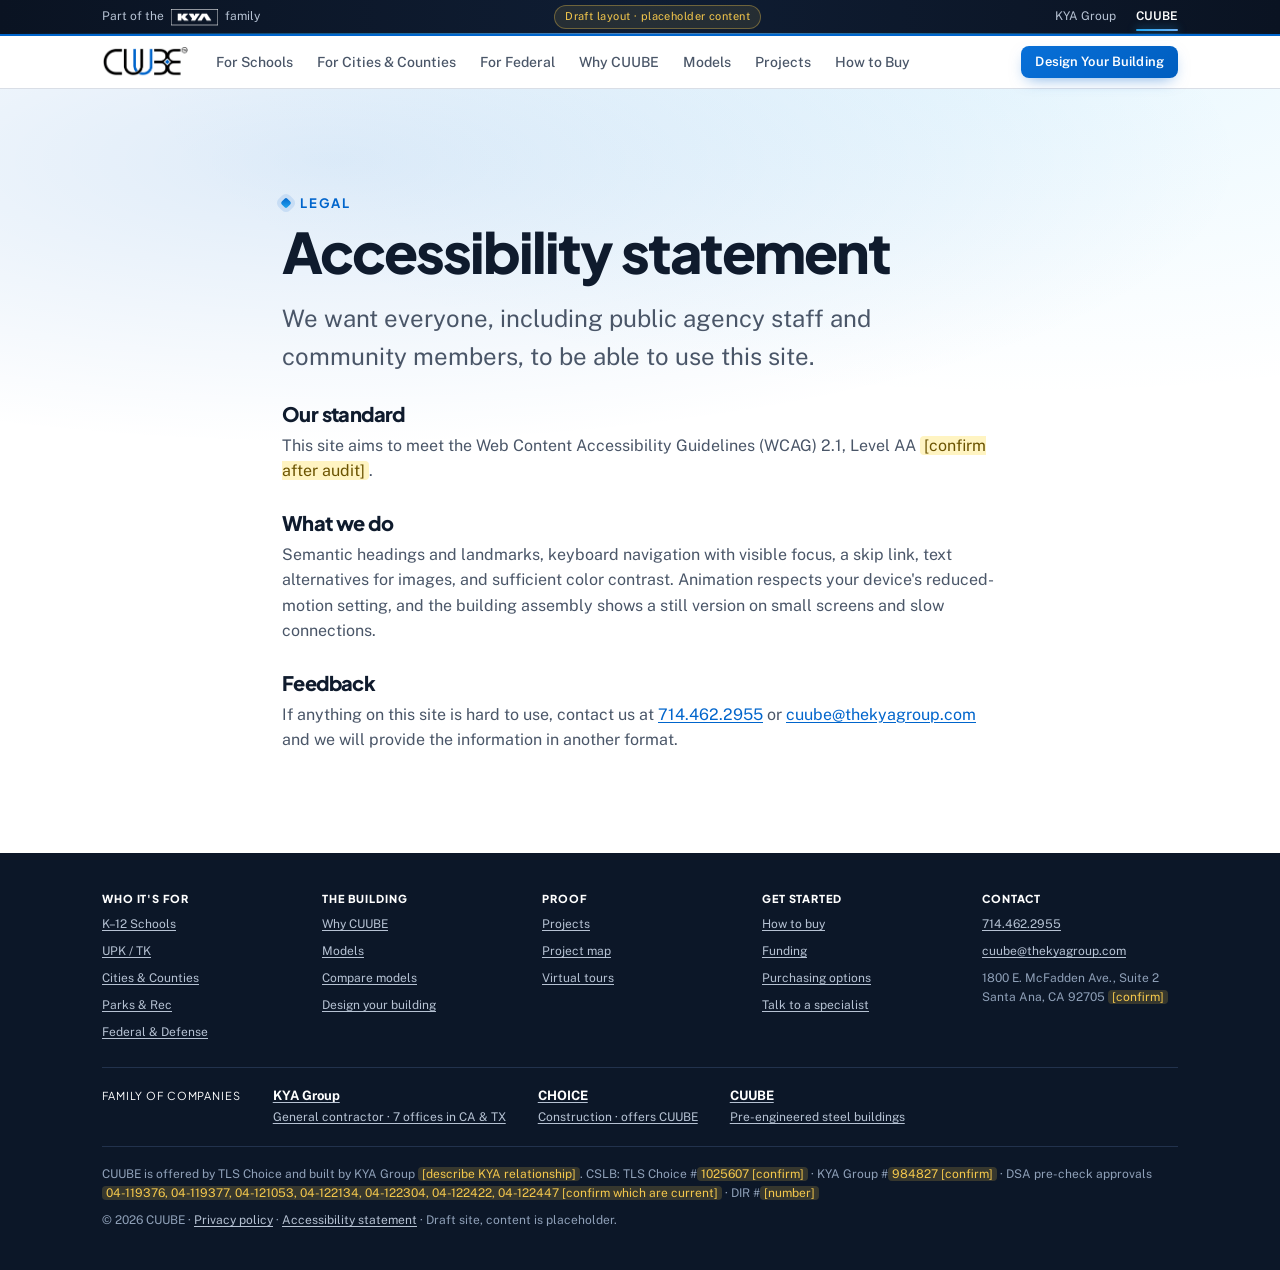
<file: accessibility.html>
<!doctype html>
<html lang="en">
<head>
<meta charset="utf-8"><meta name="viewport" content="width=device-width, initial-scale=1">
<title>Accessibility statement — CUUBE</title>
<meta name="description" content="CUUBE accessibility statement and how to request information in another format.">
<meta property="og:type" content="website">
<meta property="og:site_name" content="CUUBE">
<meta property="og:title" content="Accessibility statement — CUUBE">
<meta property="og:description" content="CUUBE accessibility statement and how to request information in another format.">
<meta property="og:url" content="https://boomboomllc.github.io/cuube-draft/accessibility.html">
<meta property="og:image" content="https://boomboomllc.github.io/cuube-draft/assets/img/hero.jpg">
<meta name="twitter:card" content="summary_large_image">
<link rel="icon" href="assets/img/favicon.png">
<link rel="stylesheet" href="assets/style.css">
</head>
<body data-page="">

<section>
  <div class="wrap" style="max-width:760px">
    <p class="eyebrow">Legal</p>
    <h1 style="font-size:clamp(36px,5vw,56px)">Accessibility statement</h1>
    <p class="sub" style="margin-left:0">We want everyone, including public agency staff and community members, to be able to use this site.</p>
    <div class="legal-body">
      <h2 class="lh">Our standard</h2><p>This site aims to meet the Web Content Accessibility Guidelines (WCAG) 2.1, Level AA <span class="tbd">[confirm after audit]</span>.</p>
      <h2 class="lh">What we do</h2><p>Semantic headings and landmarks, keyboard navigation with visible focus, a skip link, text alternatives for images, and sufficient color contrast. Animation respects your device&#39;s reduced-motion setting, and the building assembly shows a still version on small screens and slow connections.</p>
      <h2 class="lh">Feedback</h2><p>If anything on this site is hard to use, contact us at <a href="tel:+17144622955">714.462.2955</a> or <a href="mailto:cuube@thekyagroup.com">cuube@thekyagroup.com</a> and we will provide the information in another format.</p>
    </div>
  </div>
</section>

<script src="assets/site.js"></script>
</body>
</html>
</file>
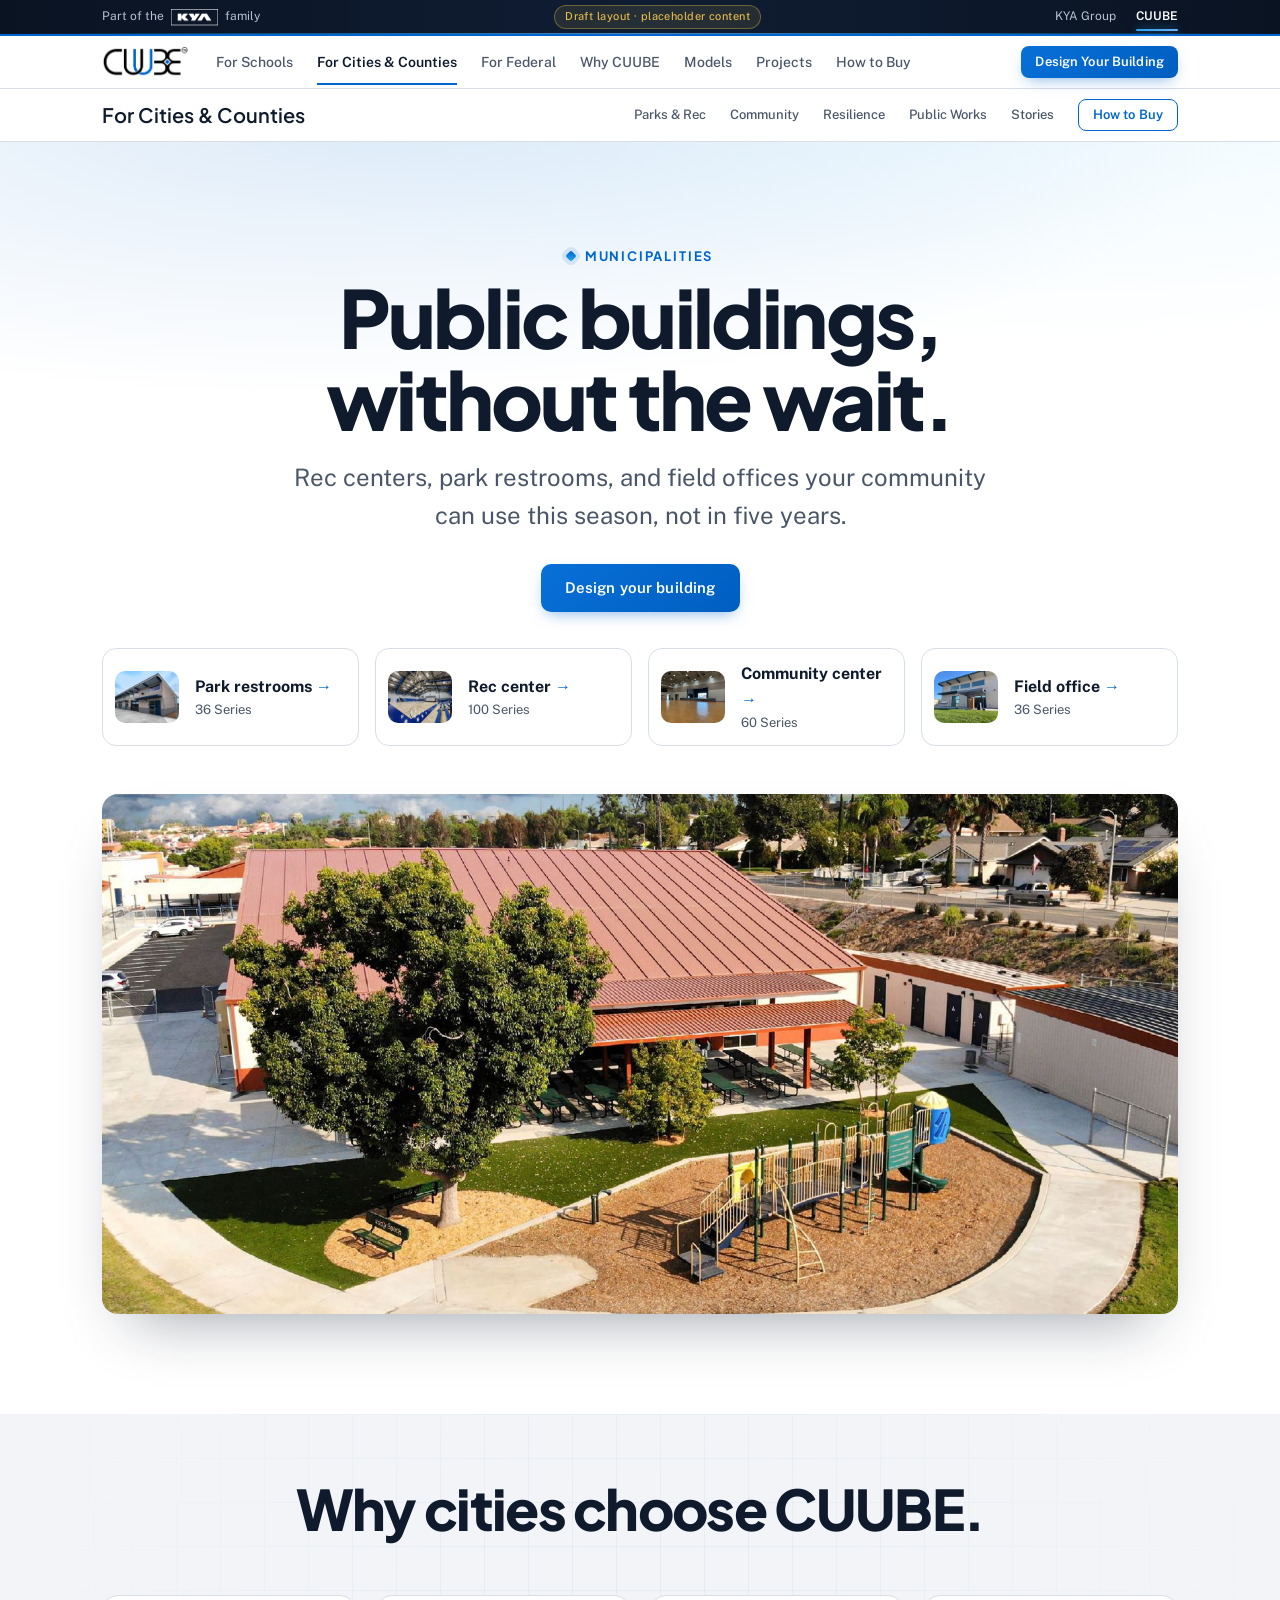
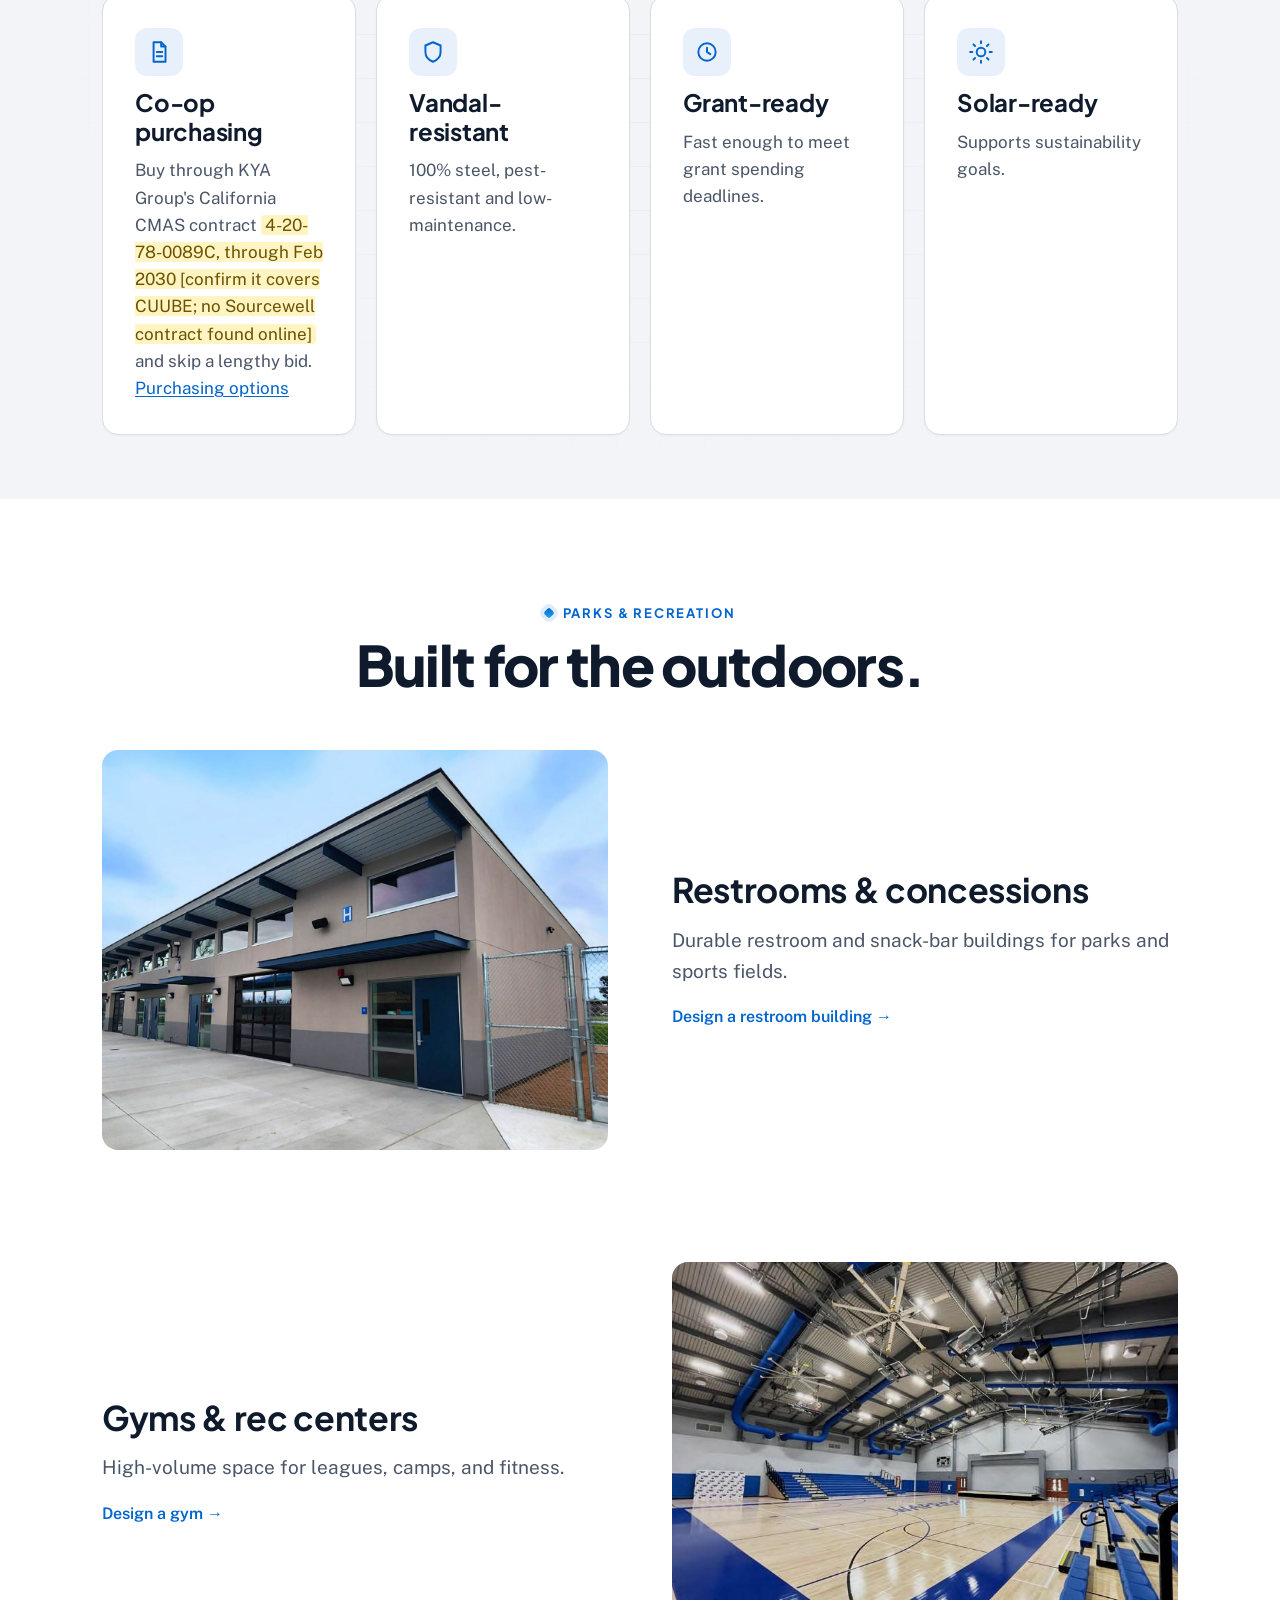
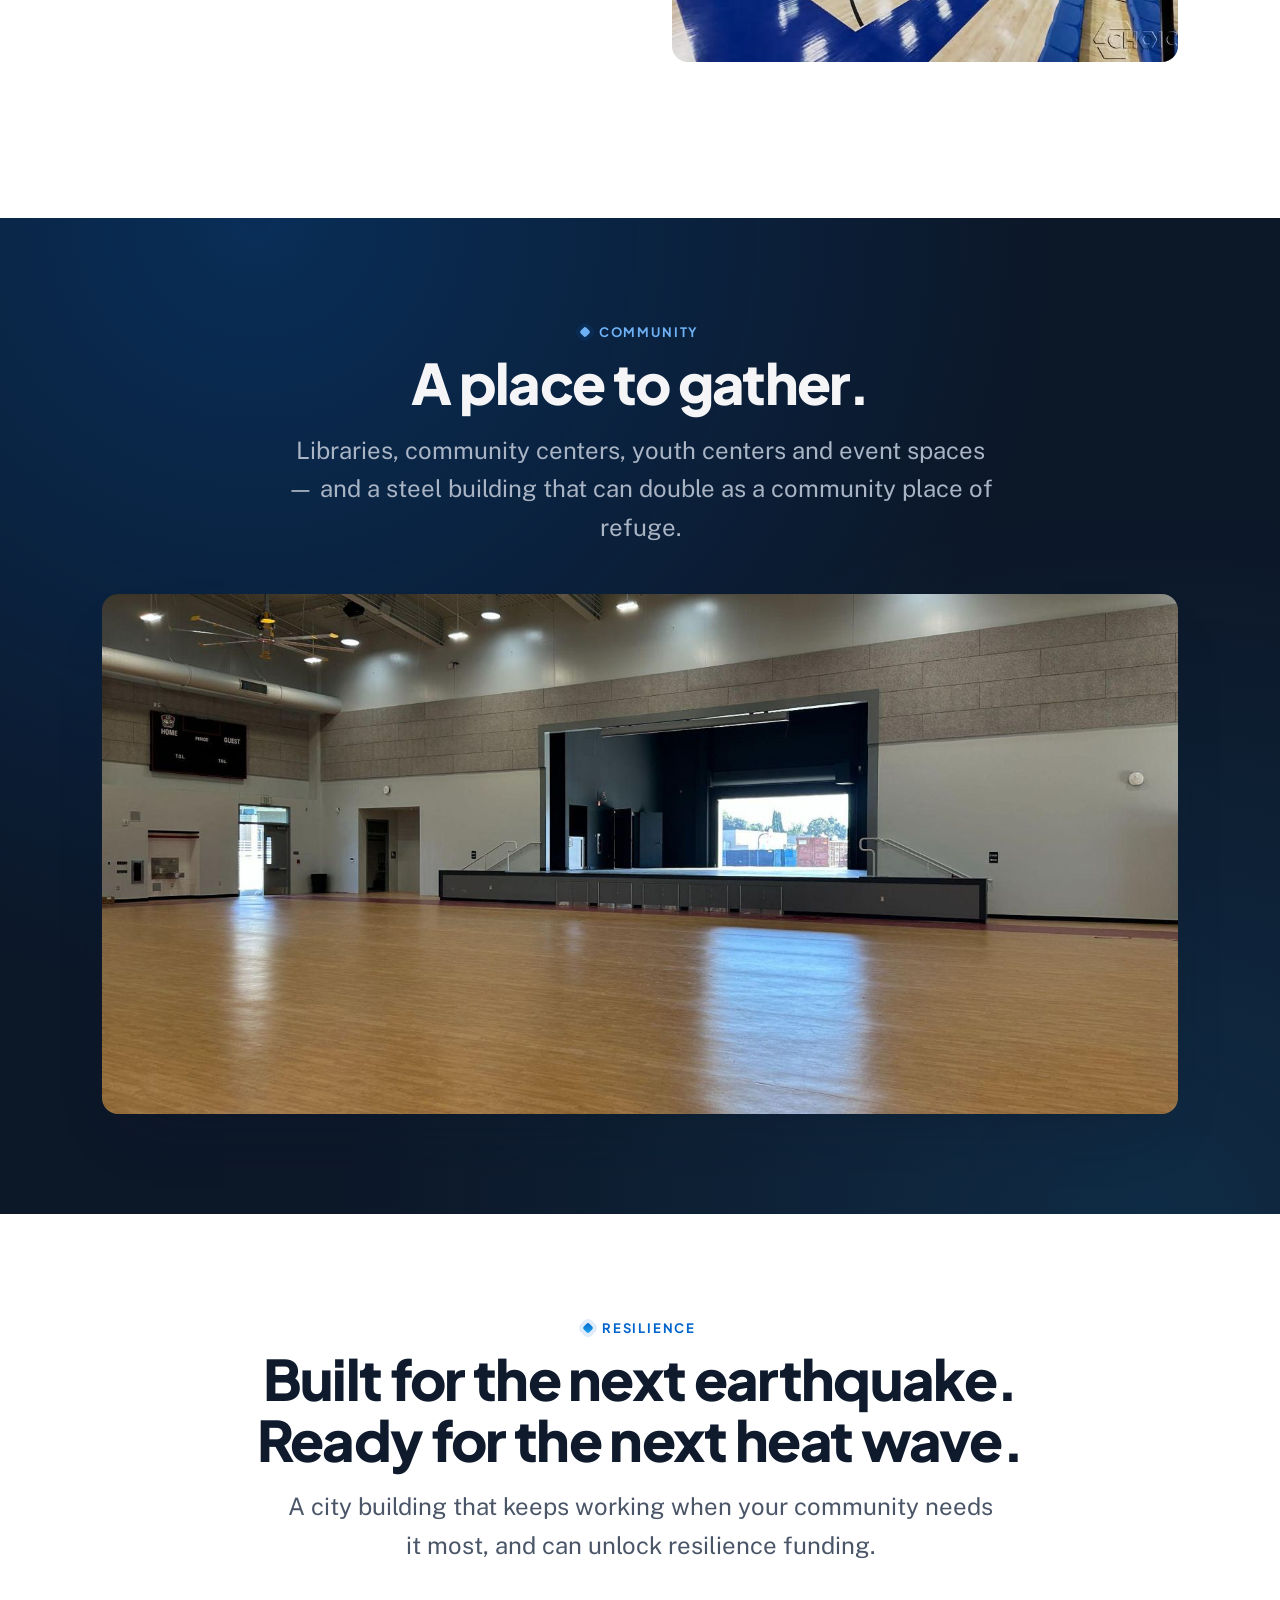
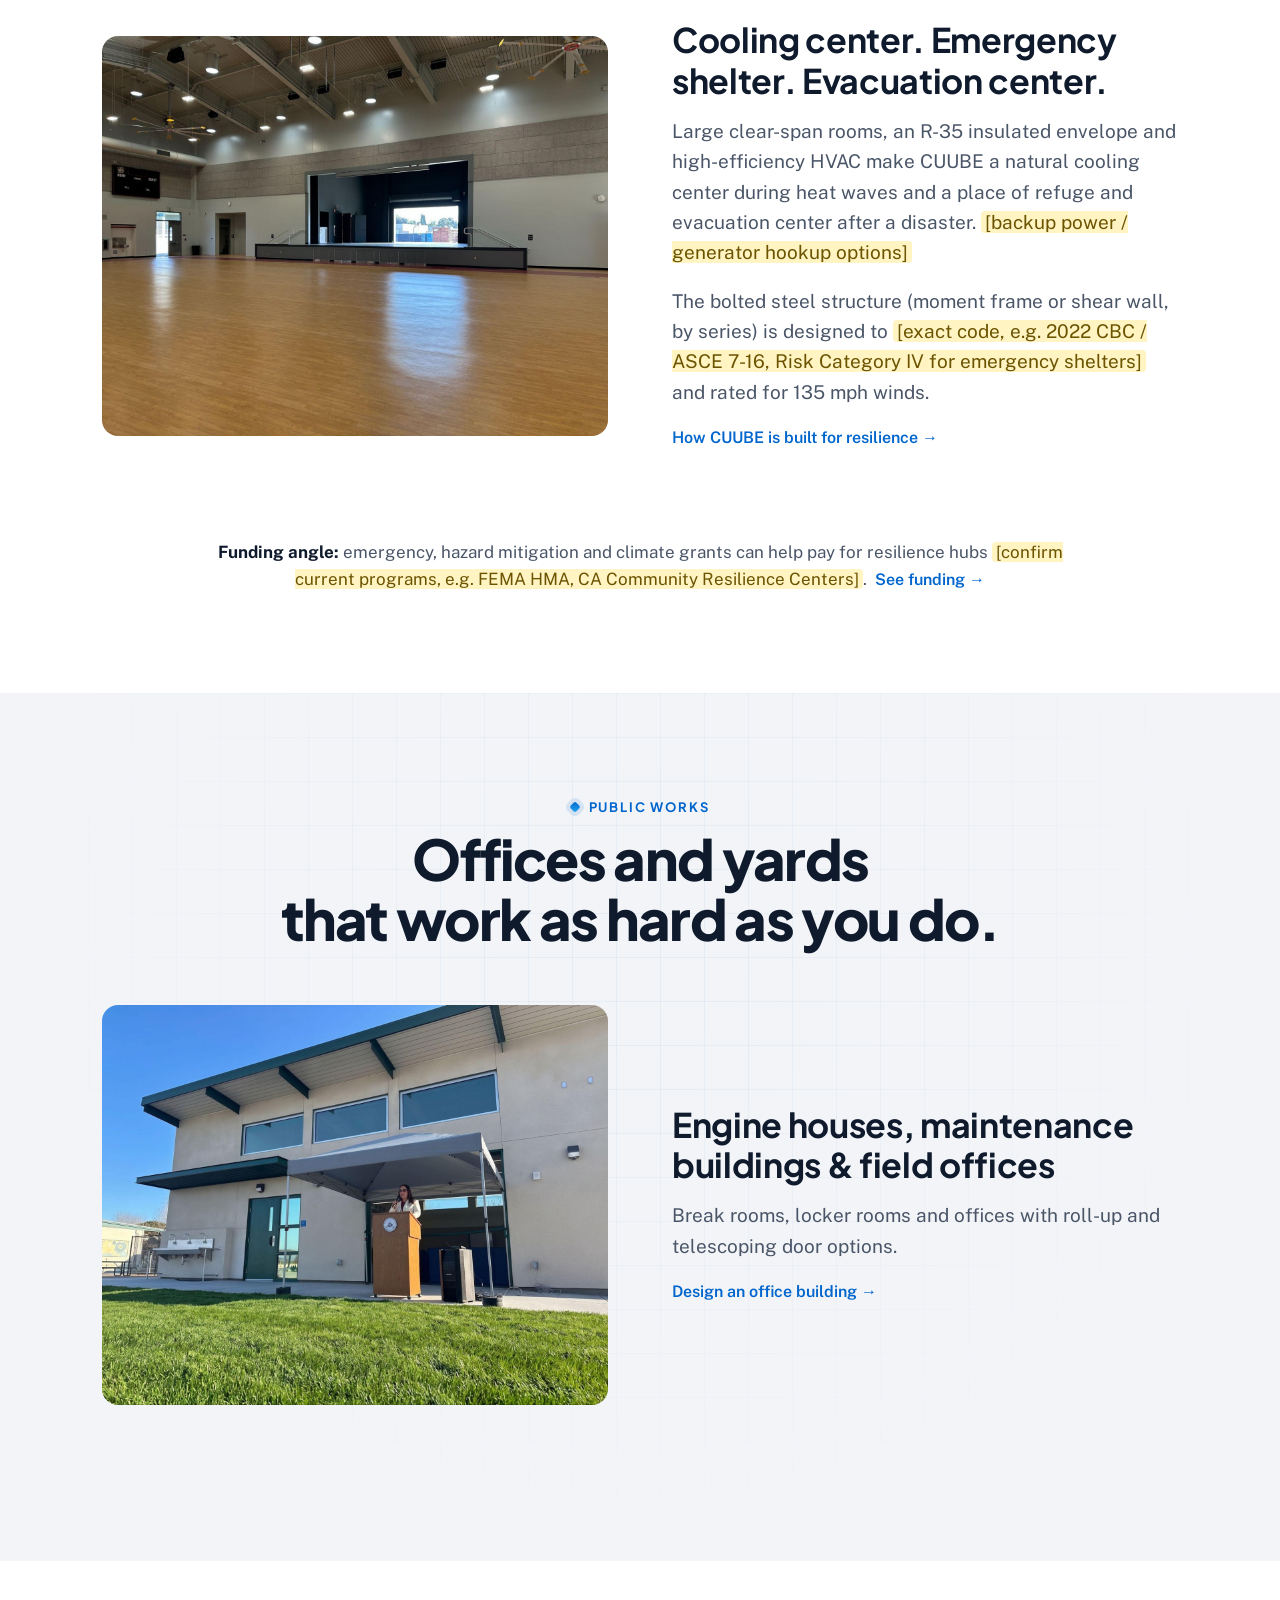
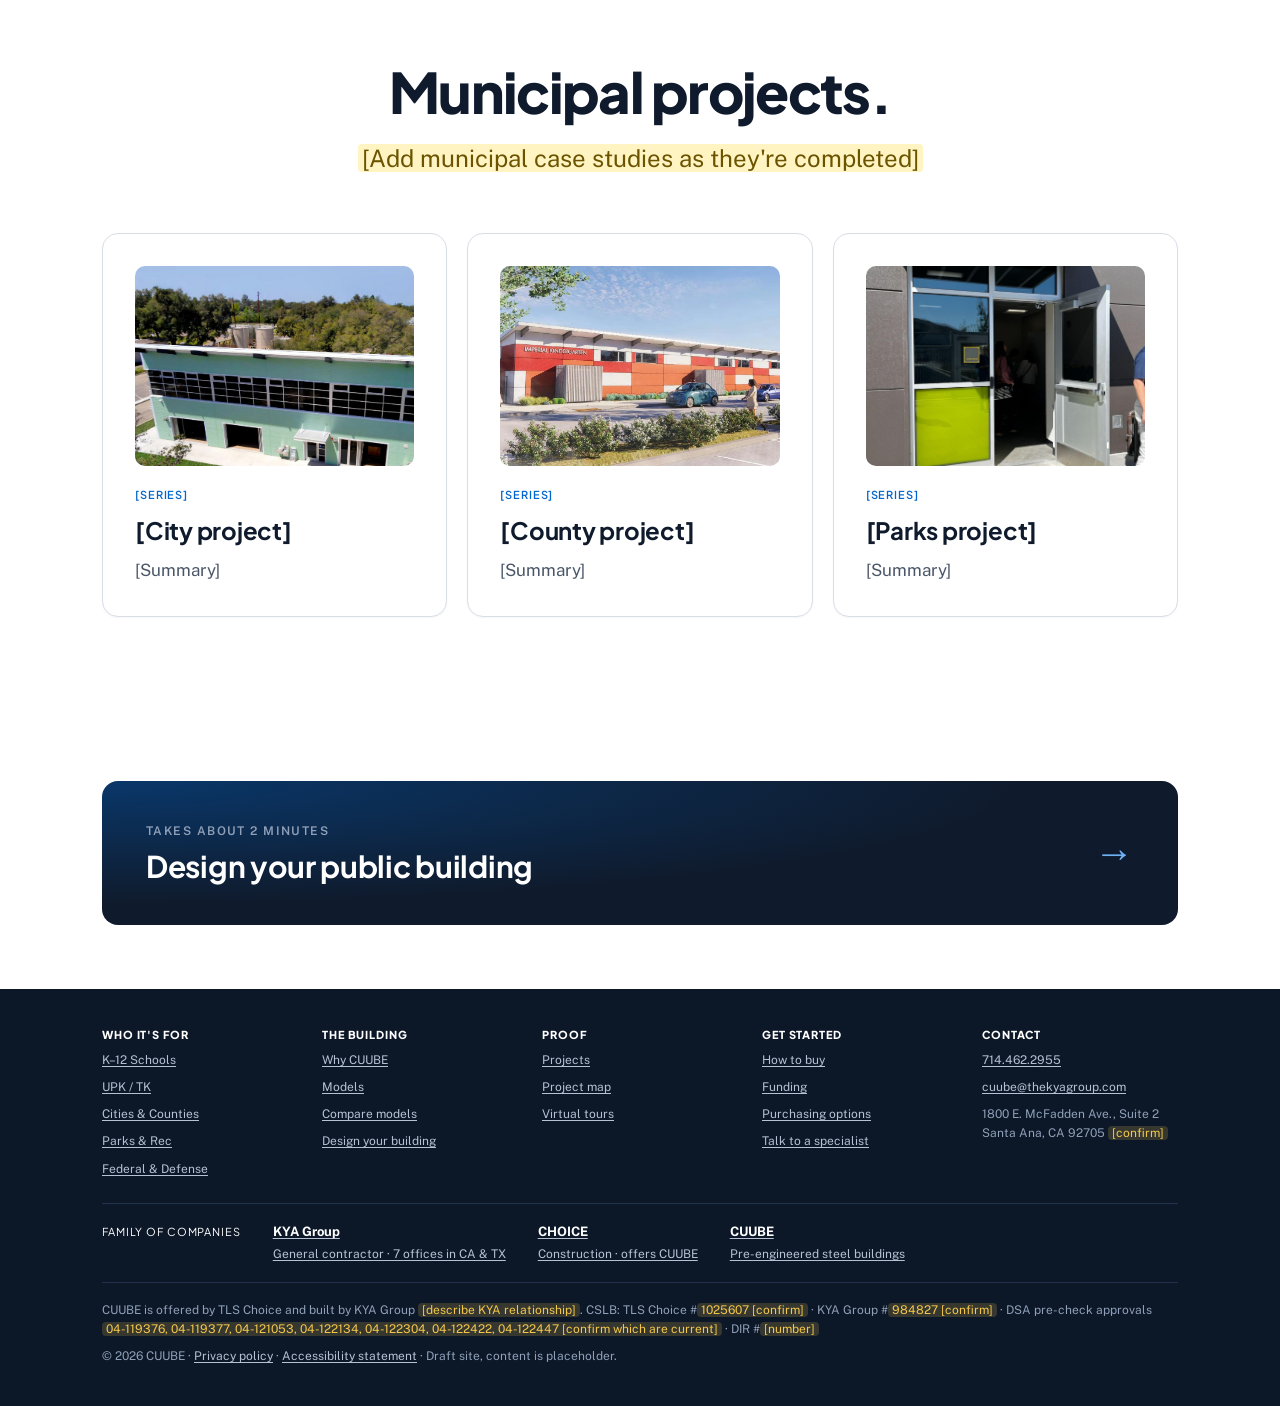
<file: cities.html>
<!doctype html>
<html lang="en">
<head>
<meta charset="utf-8"><meta name="viewport" content="width=device-width, initial-scale=1">
<title>CUUBE for Cities & Counties</title>
<meta name="description" content="Rec centers, park restrooms, community centers and resilience hubs for cities and counties.">
<meta property="og:type" content="website">
<meta property="og:site_name" content="CUUBE">
<meta property="og:title" content="CUUBE for Cities &amp; Counties">
<meta property="og:description" content="Rec centers, park restrooms, community centers and resilience hubs for cities and counties.">
<meta property="og:url" content="https://boomboomllc.github.io/cuube-draft/cities.html">
<meta property="og:image" content="https://boomboomllc.github.io/cuube-draft/assets/img/ext-entry.jpg">
<meta name="twitter:card" content="summary_large_image">
<link rel="icon" href="assets/img/favicon.png">
<link rel="stylesheet" href="assets/style.css">
</head>
<body data-page="cities">

<div class="lnav"><div class="wrap">
  <span class="title">For Cities & Counties</span>
  <a href="#parks">Parks & Rec</a><a href="#community">Community</a><a href="#resilience">Resilience</a><a href="#works">Public Works</a><a href="#stories">Stories</a>
  <a class="btn sm" href="how-to-buy.html">How to Buy</a>
</div></div>

<section class="center">
  <div class="wrap">
    <p class="eyebrow">Municipalities</p>
    <h1>Public buildings,<br>without the wait.</h1>
    <p class="sub">Rec centers, park restrooms, and field offices your community can use this season, not in five years.</p>
    <div class="cta-row"><a class="btn" href="design.html?sector=cities">Design your building</a></div>
    <div class="quick q4"><a href="design.html?sector=cities&amp;use=restroom&amp;model=36x86"><img class="ph" src="assets/img/ext-36.jpg" alt=""><b>Park restrooms</b><small>36 Series</small></a><a href="design.html?sector=cities&amp;use=gym&amp;model=100x90"><img class="ph" src="assets/img/int-gym.jpg" alt=""><b>Rec center</b><small>100 Series</small></a><a href="design.html?sector=cities&amp;use=multipurpose&amp;model=60x96"><img class="ph" src="assets/img/nicolas-stage.jpg" alt=""><b>Community center</b><small>60 Series</small></a><a href="design.html?sector=cities&amp;use=office&amp;model=36x118"><img class="ph" src="assets/img/ext-entry.jpg" alt=""><b>Field office</b><small>36 Series</small></a></div>
    <img class="ph hero" src="assets/img/series-60.jpg" alt="Cuube building in a city park">
  </div>
</section>

<section class="alt center tight">
  <div class="wrap">
    <h2>Why cities choose CUUBE.</h2>
    <div class="grid g4" style="text-align:left">
      <div class="card reveal"><div class="ico" aria-hidden="true"><svg viewBox="0 0 24 24" fill="none" stroke="currentColor" stroke-width="1.8" stroke-linecap="round" stroke-linejoin="round"><path d="M7 3h7l4 4v14H7z"/><path d="M14 3v4h4M10 12h5M10 16h5"/></svg></div><h3>Co-op purchasing</h3><p>Buy through KYA Group's California CMAS contract <span class="tbd">4-20-78-0089C, through Feb 2030 [confirm it covers CUUBE; no Sourcewell contract found online]</span> and skip a lengthy bid. <a href="how-to-buy.html#purchasing">Purchasing options</a></p></div>
      <div class="card reveal"><div class="ico" aria-hidden="true"><svg viewBox="0 0 24 24" fill="none" stroke="currentColor" stroke-width="1.8" stroke-linecap="round" stroke-linejoin="round"><path d="M12 3l7 3v6c0 4.5-3 7.5-7 9-4-1.5-7-4.5-7-9V6z"/></svg></div><h3>Vandal-resistant</h3><p>100% steel, pest-resistant and low-maintenance.</p></div>
      <div class="card reveal"><div class="ico" aria-hidden="true"><svg viewBox="0 0 24 24" fill="none" stroke="currentColor" stroke-width="1.8" stroke-linecap="round" stroke-linejoin="round"><circle cx="12" cy="12" r="8"/><path d="M12 8v4l3 2"/></svg></div><h3>Grant-ready</h3><p>Fast enough to meet grant spending deadlines.</p></div>
      <div class="card reveal"><div class="ico" aria-hidden="true"><svg viewBox="0 0 24 24" fill="none" stroke="currentColor" stroke-width="1.8" stroke-linecap="round" stroke-linejoin="round"><circle cx="12" cy="12" r="4"/><path d="M12 2v2M12 20v2M2 12h2M20 12h2M5 5l1.5 1.5M17.5 17.5L19 19M5 19l1.5-1.5M17.5 6.5L19 5"/></svg></div><h3>Solar-ready</h3><p>Supports sustainability goals.</p></div>
    </div>
  </div>
</section>

<section id="parks">
  <div class="wrap">
    <div class="center"><p class="eyebrow">Parks & Recreation</p><h2>Built for the outdoors.</h2></div>
    <div class="feature reveal"><img class="ph tall" src="assets/img/ext-36.jpg" alt="Park restroom building">
      <div><h3>Restrooms & concessions</h3><p>Durable restroom and snack-bar buildings for parks and sports fields.</p><a class="link" href="design.html?sector=cities&amp;use=restroom">Design a restroom building</a></div></div>
    <div class="feature flip reveal"><img class="ph tall" src="assets/img/int-gym.jpg" alt="Rec center / gym">
      <div><h3>Gyms & rec centers</h3><p>High-volume space for leagues, camps, and fitness.</p><a class="link" href="design.html?sector=cities&amp;use=gym">Design a gym</a></div></div>
  </div>
</section>

<section id="community" class="dark center">
  <div class="wrap">
    <p class="eyebrow">Community</p><h2>A place to gather.</h2>
    <p class="sub">Libraries, community centers, youth centers and event spaces — and a steel building that can double as a community place of refuge.</p>
    <img class="ph hero" src="assets/img/nicolas-stage.jpg" alt="Community event inside cuube">
  </div>
</section>

<section id="resilience">
  <div class="wrap">
    <div class="center"><p class="eyebrow">Resilience</p><h2>Built for the next earthquake.<br>Ready for the next heat wave.</h2>
    <p class="sub">A city building that keeps working when your community needs it most, and can unlock resilience funding.</p></div>
    <div class="feature reveal"><img class="ph tall" src="assets/img/nicolas-stage.jpg" alt="Large open community room inside a CUUBE building" loading="lazy">
      <div><h3>Cooling center. Emergency shelter. Evacuation center.</h3><p>Large clear-span rooms, an R-35 insulated envelope and high-efficiency HVAC make CUUBE a natural cooling center during heat waves and a place of refuge and evacuation center after a disaster. <span class="tbd">[backup power / generator hookup options]</span></p>
      <p>The bolted steel structure (moment frame or shear wall, by series) is designed to <span class="tbd">[exact code, e.g. 2022 CBC / ASCE 7-16, Risk Category IV for emergency shelters]</span> and rated for 135 mph winds.</p>
      <a class="link" href="index.html#resilience">How CUUBE is built for resilience</a></div></div>
    <p class="resil-fund reveal"><b>Funding angle:</b> emergency, hazard mitigation and climate grants can help pay for resilience hubs <span class="tbd">[confirm current programs, e.g. FEMA HMA, CA Community Resilience Centers]</span>. <a class="link" href="how-to-buy.html#funding">See funding</a></p>
  </div>
</section>

<section id="works" class="alt">
  <div class="wrap">
    <div class="center"><p class="eyebrow">Public Works</p><h2>Offices and yards<br>that work as hard as you do.</h2></div>
    <div class="feature reveal"><img class="ph tall" src="assets/img/ext-entry.jpg" alt="Field office">
      <div><h3>Engine houses, maintenance buildings & field offices</h3><p>Break rooms, locker rooms and offices with roll-up and telescoping door options.</p><a class="link" href="design.html?sector=cities&amp;use=office">Design an office building</a></div></div>
  </div>
</section>

<section id="stories" class="center">
  <div class="wrap">
    <h2>Municipal projects.</h2>
    <p class="sub"><span class="tbd">[Add municipal case studies as they're completed]</span></p>
    <div class="grid g3" style="text-align:left">
      <div class="card"><img class="ph" src="assets/img/spencer-valley.jpg" alt="[City project]"><span class="tag">[Series]</span><h3>[City project]</h3><p>[Summary]</p></div>
      <div class="card"><img class="ph" src="assets/img/ext-render.jpg" alt="[County project]"><span class="tag">[Series]</span><h3>[County project]</h3><p>[Summary]</p></div>
      <div class="card"><img class="ph" src="assets/img/winchester.jpg" alt="[Parks project]"><span class="tag">[Series]</span><h3>[Parks project]</h3><p>[Summary]</p></div>
    </div>
  </div>
</section>

<section class="tight">
  <div class="wrap"><a class="next" href="design.html?sector=cities"><div><small>Takes about 2 minutes</small><h3>Design your public building</h3></div><span class="arrow">→</span></a></div>
</section>

<script src="assets/site.js"></script>
</body>
</html>
</file>
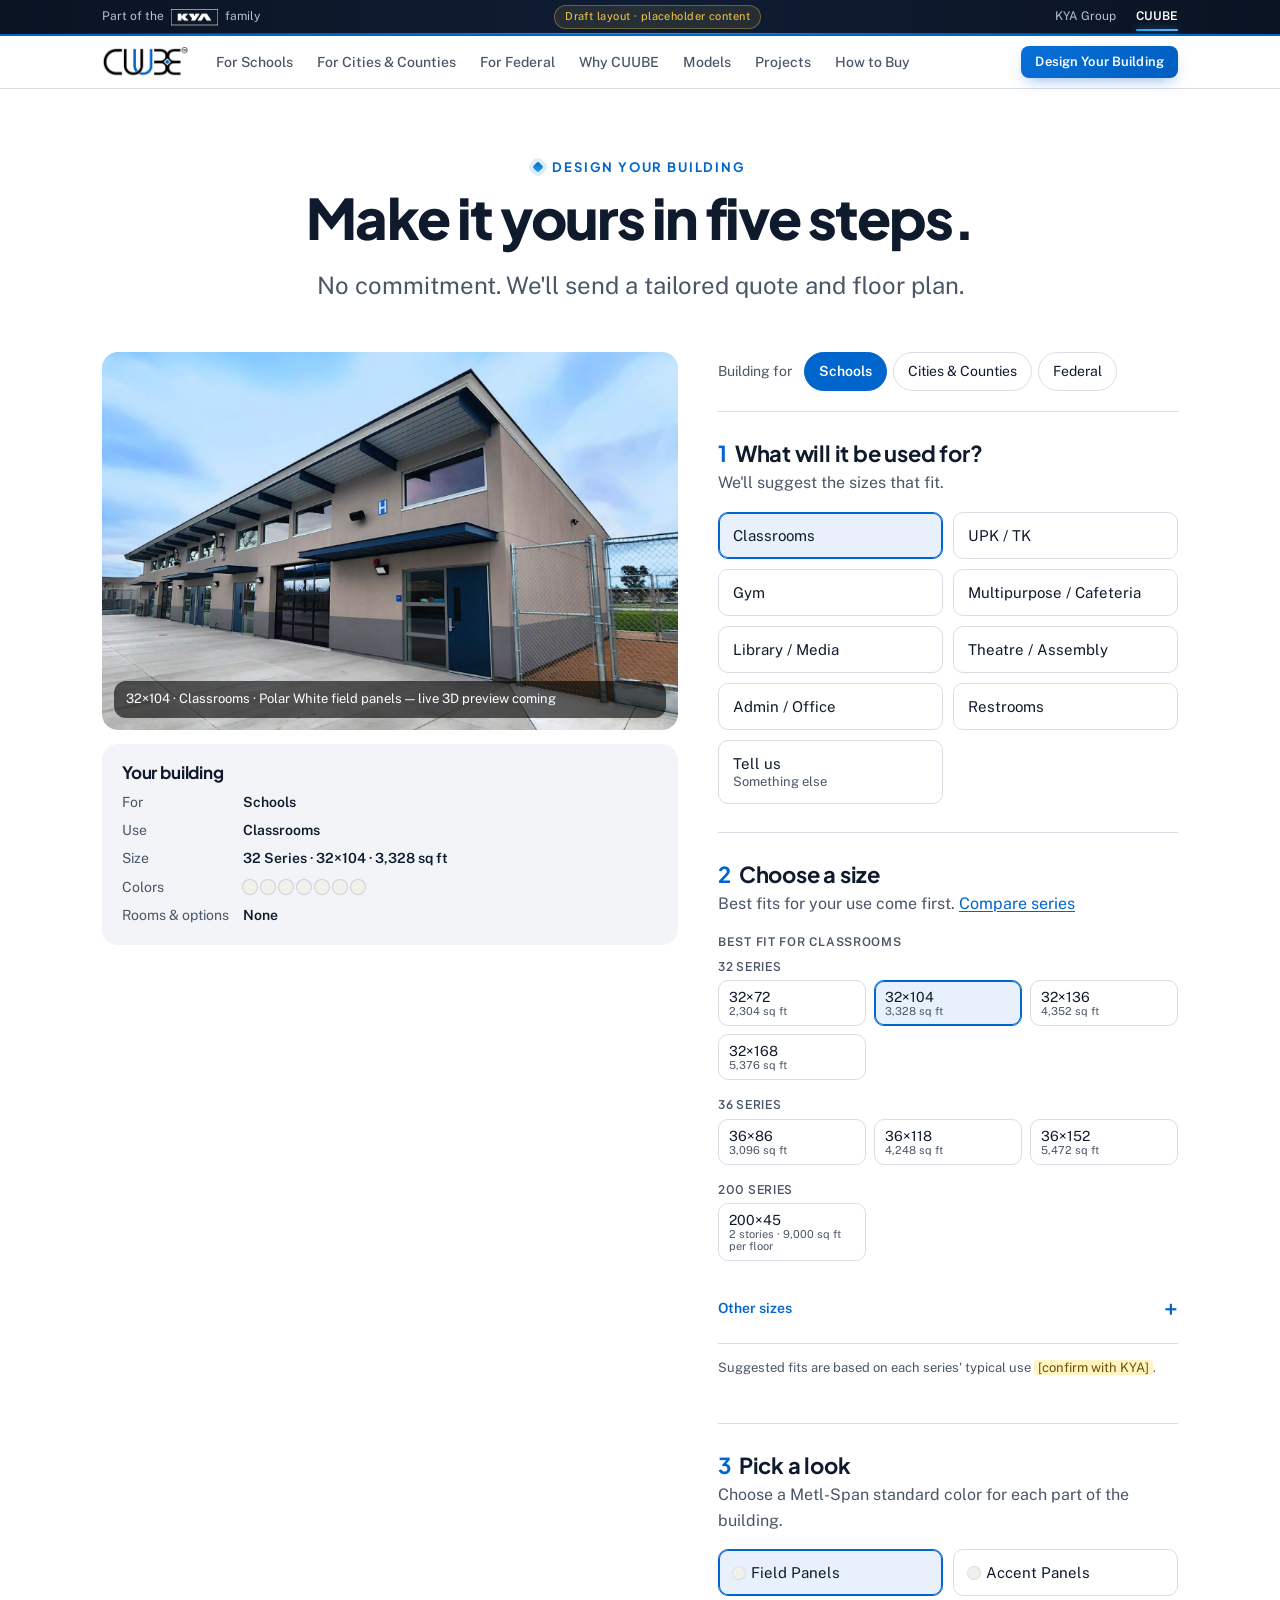
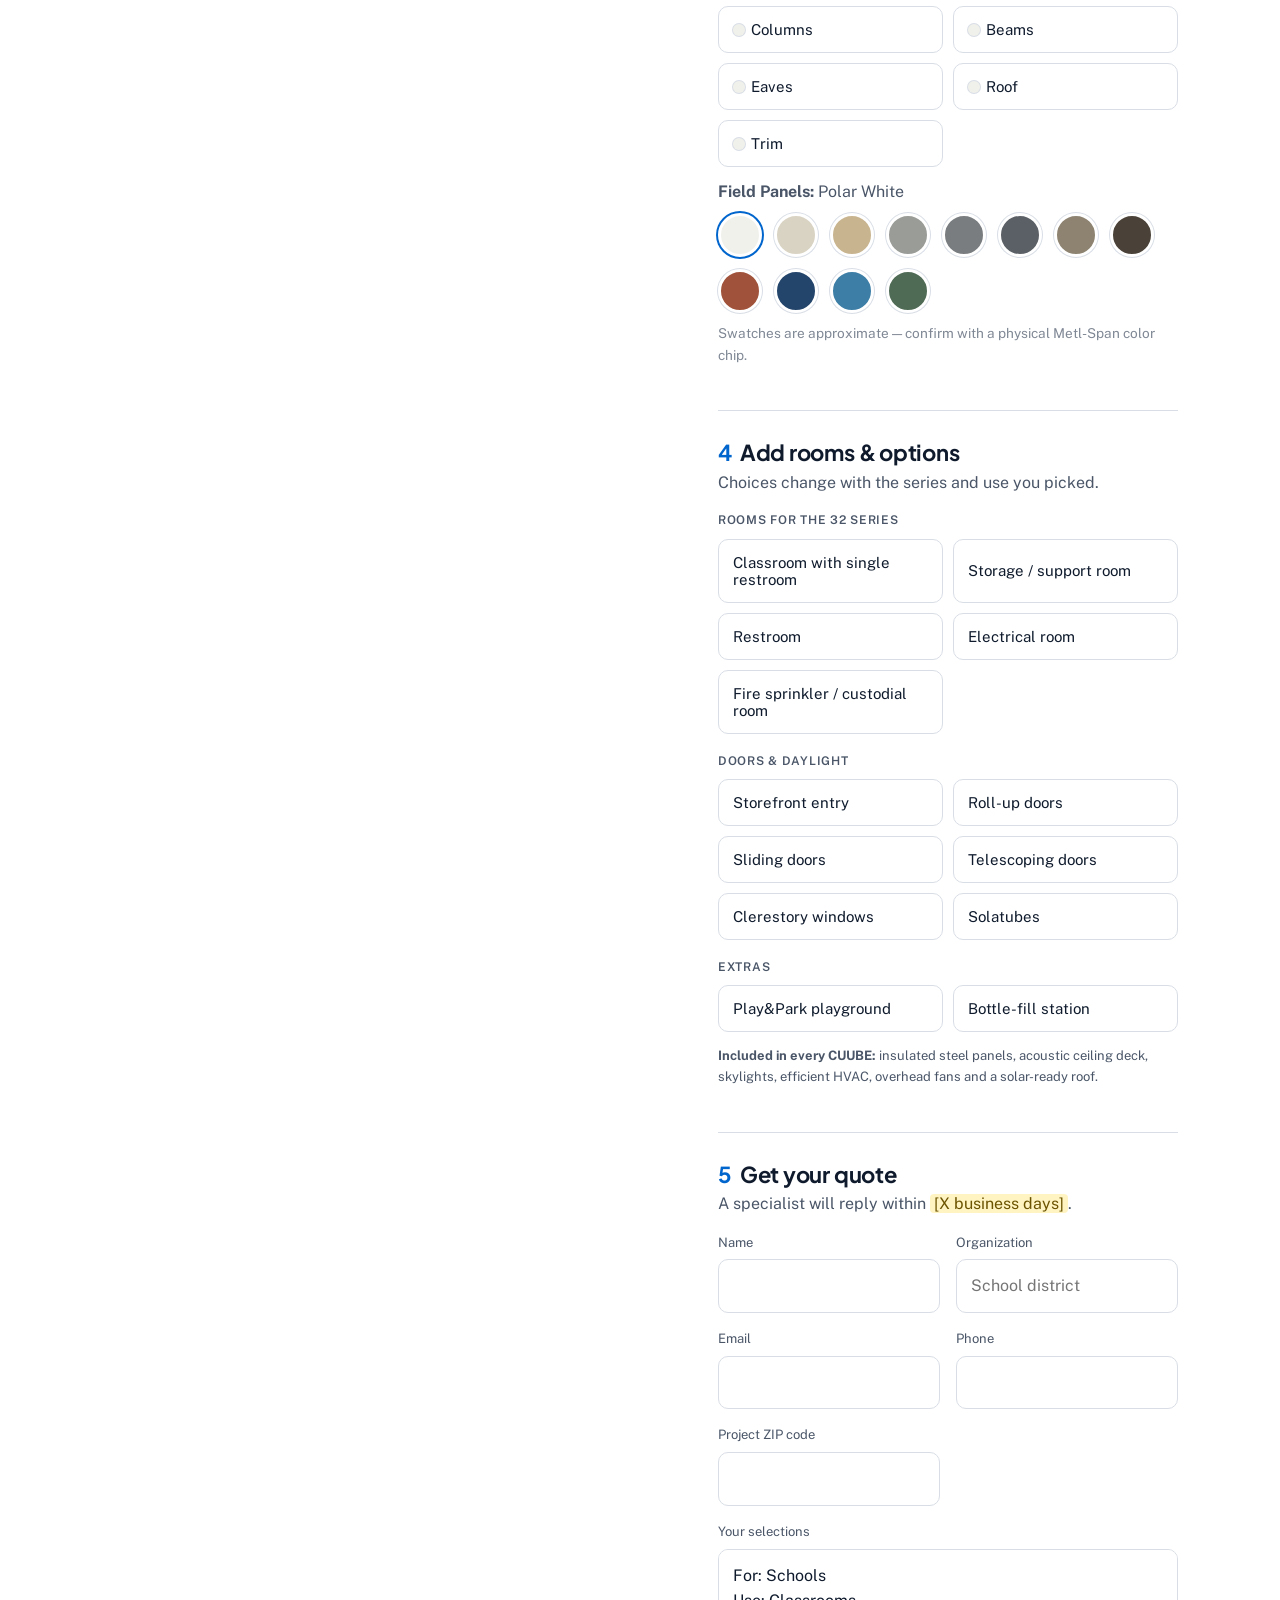
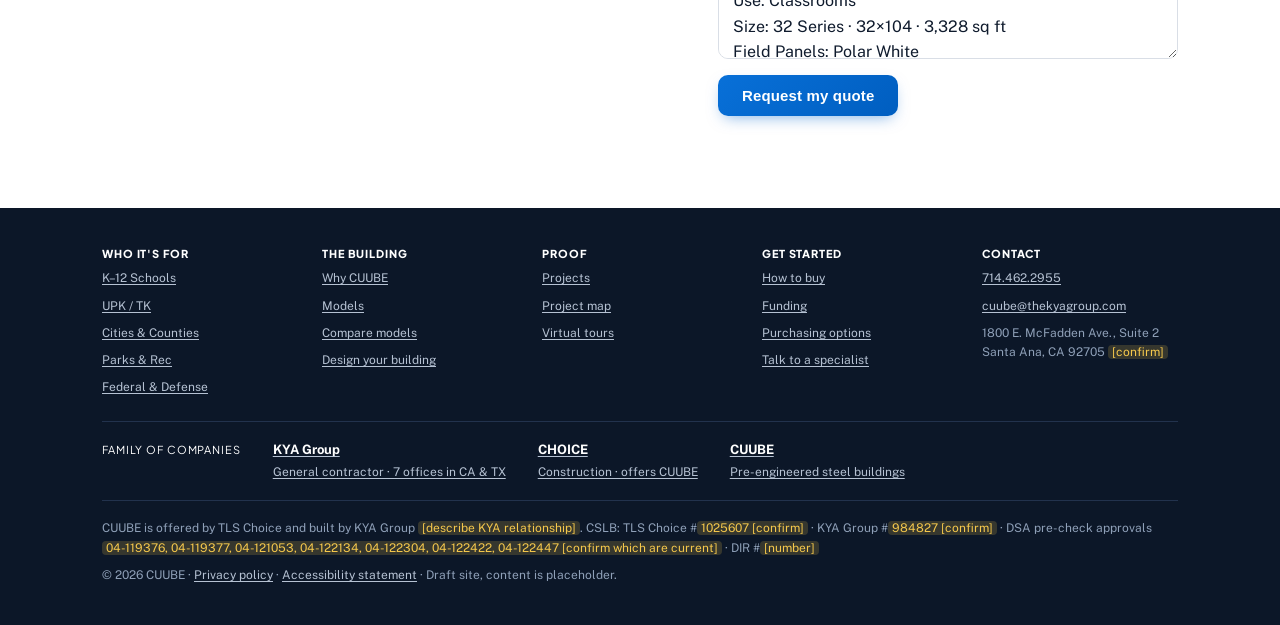
<file: design.html>
<!doctype html>
<html lang="en">
<head>
<meta charset="utf-8"><meta name="viewport" content="width=device-width, initial-scale=1">
<title>Design Your CUUBE</title>
<meta name="description" content="Design your CUUBE building in about 2 minutes and get a tailored quote.">
<meta property="og:type" content="website">
<meta property="og:site_name" content="CUUBE">
<meta property="og:title" content="Design Your CUUBE">
<meta property="og:description" content="Design your CUUBE building in about 2 minutes and get a tailored quote.">
<meta property="og:url" content="https://boomboomllc.github.io/cuube-draft/design.html">
<meta property="og:image" content="https://boomboomllc.github.io/cuube-draft/assets/img/ext-render.jpg">
<meta name="twitter:card" content="summary_large_image">
<link rel="icon" href="assets/img/favicon.png">
<link rel="stylesheet" href="assets/style.css">
</head>
<body data-page="design">

<section class="tight">
  <div class="wrap">
    <div class="center">
      <p class="eyebrow">Design Your Building</p>
      <h1 class="h2">Make it yours in five steps.</h1>
      <p class="sub">No commitment. We'll send a tailored quote and floor plan.</p>
    </div>

    <div class="builder">
      <div class="preview">
        <div class="pv-wrap"><img class="ph" id="pv-img" src="assets/img/series-32.jpg" alt="Selected series"><div id="pv-label" class="pv-label">Live 3D preview placeholder</div></div>
        <div class="summary"><h3 style="font-size:17px;margin-bottom:12px">Your building</h3><dl id="summary"></dl></div>
      </div>

      <div>
        <div class="aud" role="group" aria-label="Who is it for?">
          <span>Building for</span>
          <button type="button" data-aud="schools">Schools</button>
          <button type="button" data-aud="cities">Cities &amp; Counties</button>
          <button type="button" data-aud="federal">Federal</button>
        </div>

        <div class="bstep">
          <h3><span class="n">1</span>What will it be used for?</h3><p>We'll suggest the sizes that fit.</p>
          <div class="opts" id="b-use"></div>
          <input class="use-other" type="text" aria-label="What will you use it for?" placeholder="What will you use it for?" hidden>
        </div>

        <div class="bstep">
          <h3><span class="n">2</span>Choose a size</h3><p>Best fits for your use come first. <a href="models.html#compare">Compare series</a></p>
          <div id="b-size"></div>
          <p class="b-note">Suggested fits are based on each series' typical use <span class="tbd">[confirm with KYA]</span>.</p>
        </div>

        <div class="bstep">
          <h3><span class="n">3</span>Pick a look</h3><p>Choose a Metl-Span standard color for each part of the building.</p>
                    <div class="opts ctabs" role="group" aria-label="Building part">
            <button class="opt ctab" data-part="field"><i class="cdot" aria-hidden="true"></i>Field Panels</button>
            <button class="opt ctab" data-part="accent"><i class="cdot" aria-hidden="true"></i>Accent Panels</button>
            <button class="opt ctab" data-part="columns"><i class="cdot" aria-hidden="true"></i>Columns</button>
            <button class="opt ctab" data-part="beams"><i class="cdot" aria-hidden="true"></i>Beams</button>
            <button class="opt ctab" data-part="eaves"><i class="cdot" aria-hidden="true"></i>Eaves</button>
            <button class="opt ctab" data-part="roof"><i class="cdot" aria-hidden="true"></i>Roof</button>
            <button class="opt ctab" data-part="trim"><i class="cdot" aria-hidden="true"></i>Trim</button>
          </div>
          <p class="cnow" style="margin:12px 0 8px" aria-live="polite"></p>
          <div class="swatches cpal" role="group" aria-label="Colors">
            <button type="button" class="sw" data-val="Polar White" aria-label="Polar White" aria-pressed="false" style="background:#f1f1ec"></button>
            <button type="button" class="sw" data-val="Light Stone" aria-label="Light Stone" aria-pressed="false" style="background:#d9d3c3"></button>
            <button type="button" class="sw" data-val="Sandstone" aria-label="Sandstone" aria-pressed="false" style="background:#c8b48f"></button>
            <button type="button" class="sw" data-val="Smoke Gray" aria-label="Smoke Gray" aria-pressed="false" style="background:#9a9c98"></button>
            <button type="button" class="sw" data-val="Regal Gray" aria-label="Regal Gray" aria-pressed="false" style="background:#7a7d7f"></button>
            <button type="button" class="sw" data-val="Slate Gray" aria-label="Slate Gray" aria-pressed="false" style="background:#5b6066"></button>
            <button type="button" class="sw" data-val="Tundra" aria-label="Tundra" aria-pressed="false" style="background:#8d8370"></button>
            <button type="button" class="sw" data-val="Burnished Slate" aria-label="Burnished Slate" aria-pressed="false" style="background:#4a4238"></button>
            <button type="button" class="sw" data-val="Terracotta" aria-label="Terracotta" aria-pressed="false" style="background:#a0533a"></button>
            <button type="button" class="sw" data-val="Regal Blue" aria-label="Regal Blue" aria-pressed="false" style="background:#24456b"></button>
            <button type="button" class="sw" data-val="Hawaiian Blue" aria-label="Hawaiian Blue" aria-pressed="false" style="background:#3c7ea6"></button>
            <button type="button" class="sw" data-val="Colony Green" aria-label="Colony Green" aria-pressed="false" style="background:#4f6b55"></button>
          </div>
          <p class="swnote" style="margin-top:10px;font-size:.85em;opacity:.7">Swatches are approximate — confirm with a physical Metl-Span color chip.</p>
        </div>

        <div class="bstep">
          <h3><span class="n">4</span>Add rooms &amp; options</h3><p>Choices change with the series and use you picked.</p>
          <div id="b-addons"></div>
          <p class="b-incl"><b>Included in every CUUBE:</b> insulated steel panels, acoustic ceiling deck, skylights, efficient HVAC, overhead fans and a solar-ready roof.</p>
        </div>

        <div class="bstep">
          <h3><span class="n">5</span>Get your quote</h3><p>A specialist will reply within <span class="tbd">[X business days]</span>.</p>
          <form class="lead" onsubmit="event.preventDefault();alert('Draft only — form not connected.')" style="margin-top:0">
            <label>Name<input name="name" autocomplete="name" required></label>
            <label>Organization<input name="organization" autocomplete="organization" required placeholder="District, city, county, or agency"></label>
            <label>Email<input name="email" type="email" autocomplete="email" required></label>
            <label>Phone<input name="phone" type="tel" autocomplete="tel"></label>
            <label>Project ZIP code<input name="zip" autocomplete="postal-code" inputmode="numeric" pattern="[0-9]{5}" maxlength="5" required></label>
            <label class="full">Your selections<textarea id="msg" name="selections" readonly></textarea></label>
            <div class="full"><button class="btn">Request my quote</button></div>
          </form>
        </div>
      </div>
    </div>
  </div>
</section>

<script src="assets/site.js"></script>
</body>
</html>
</file>
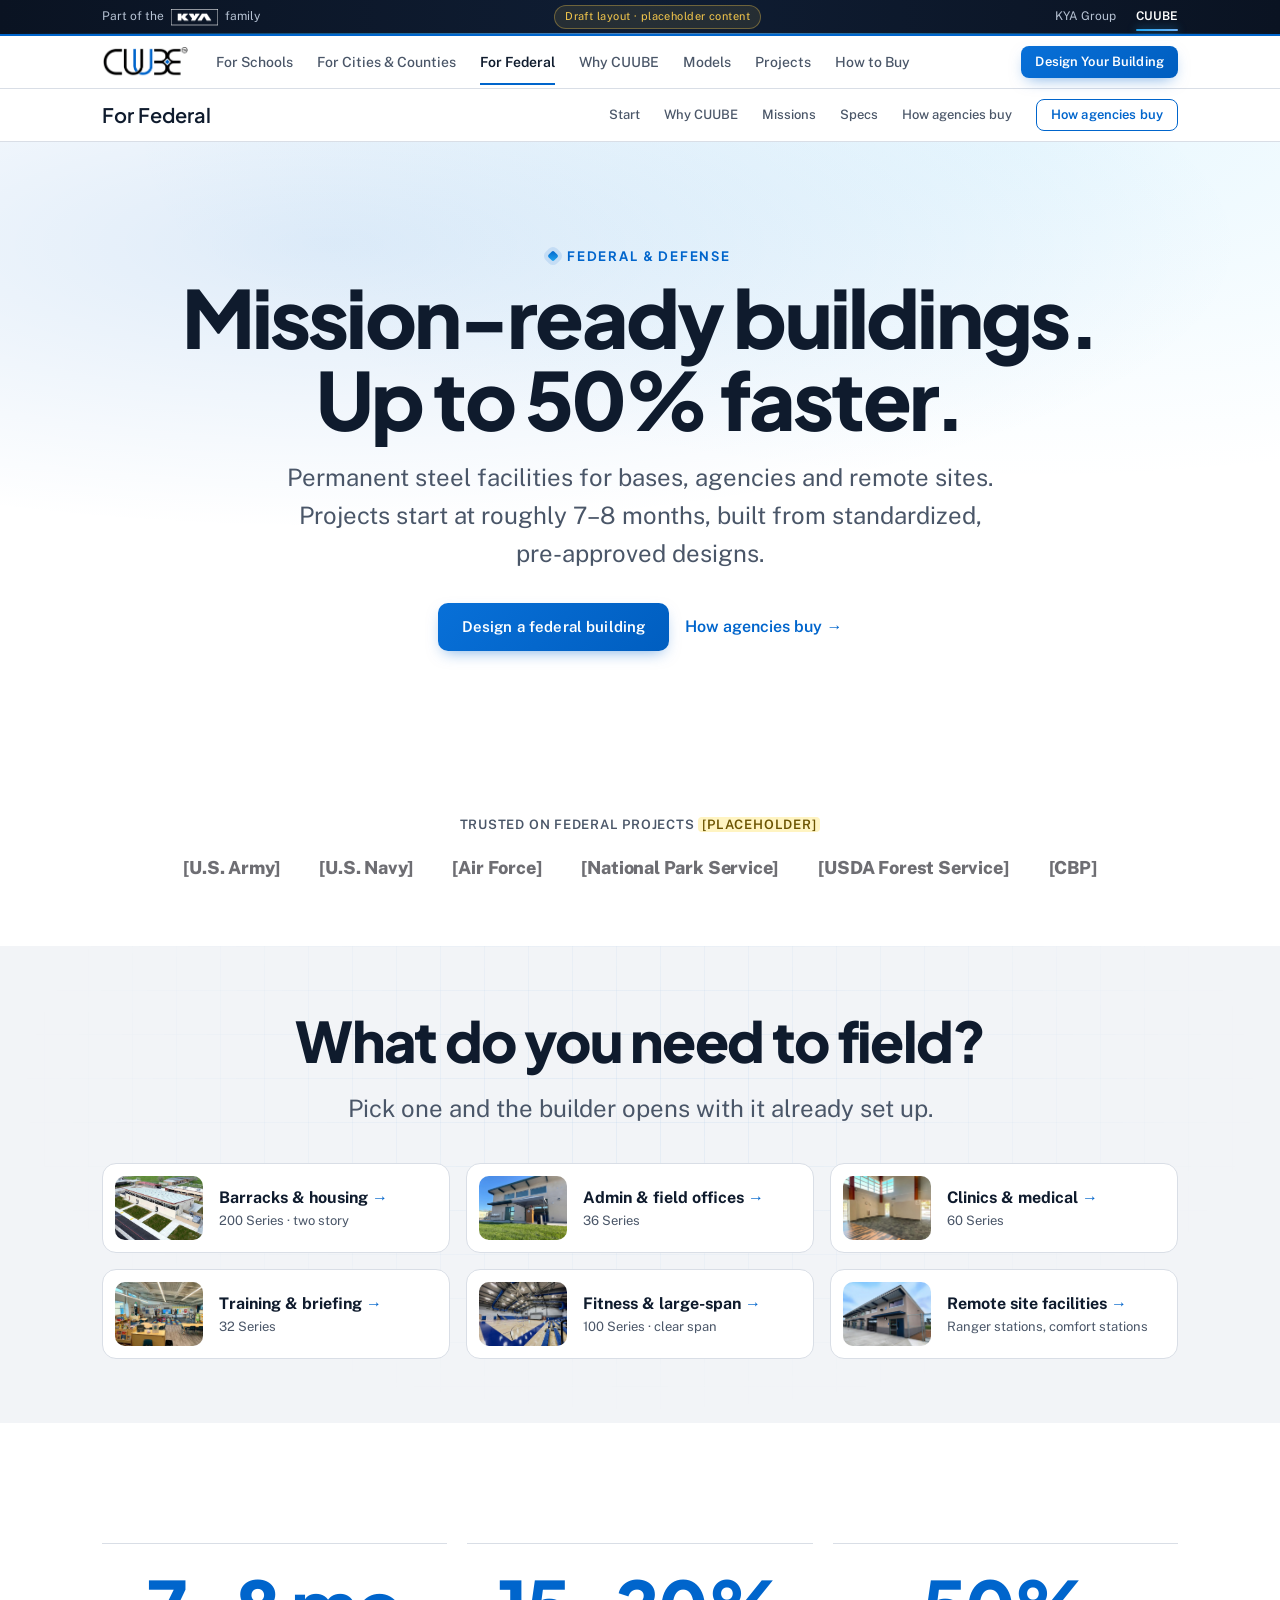
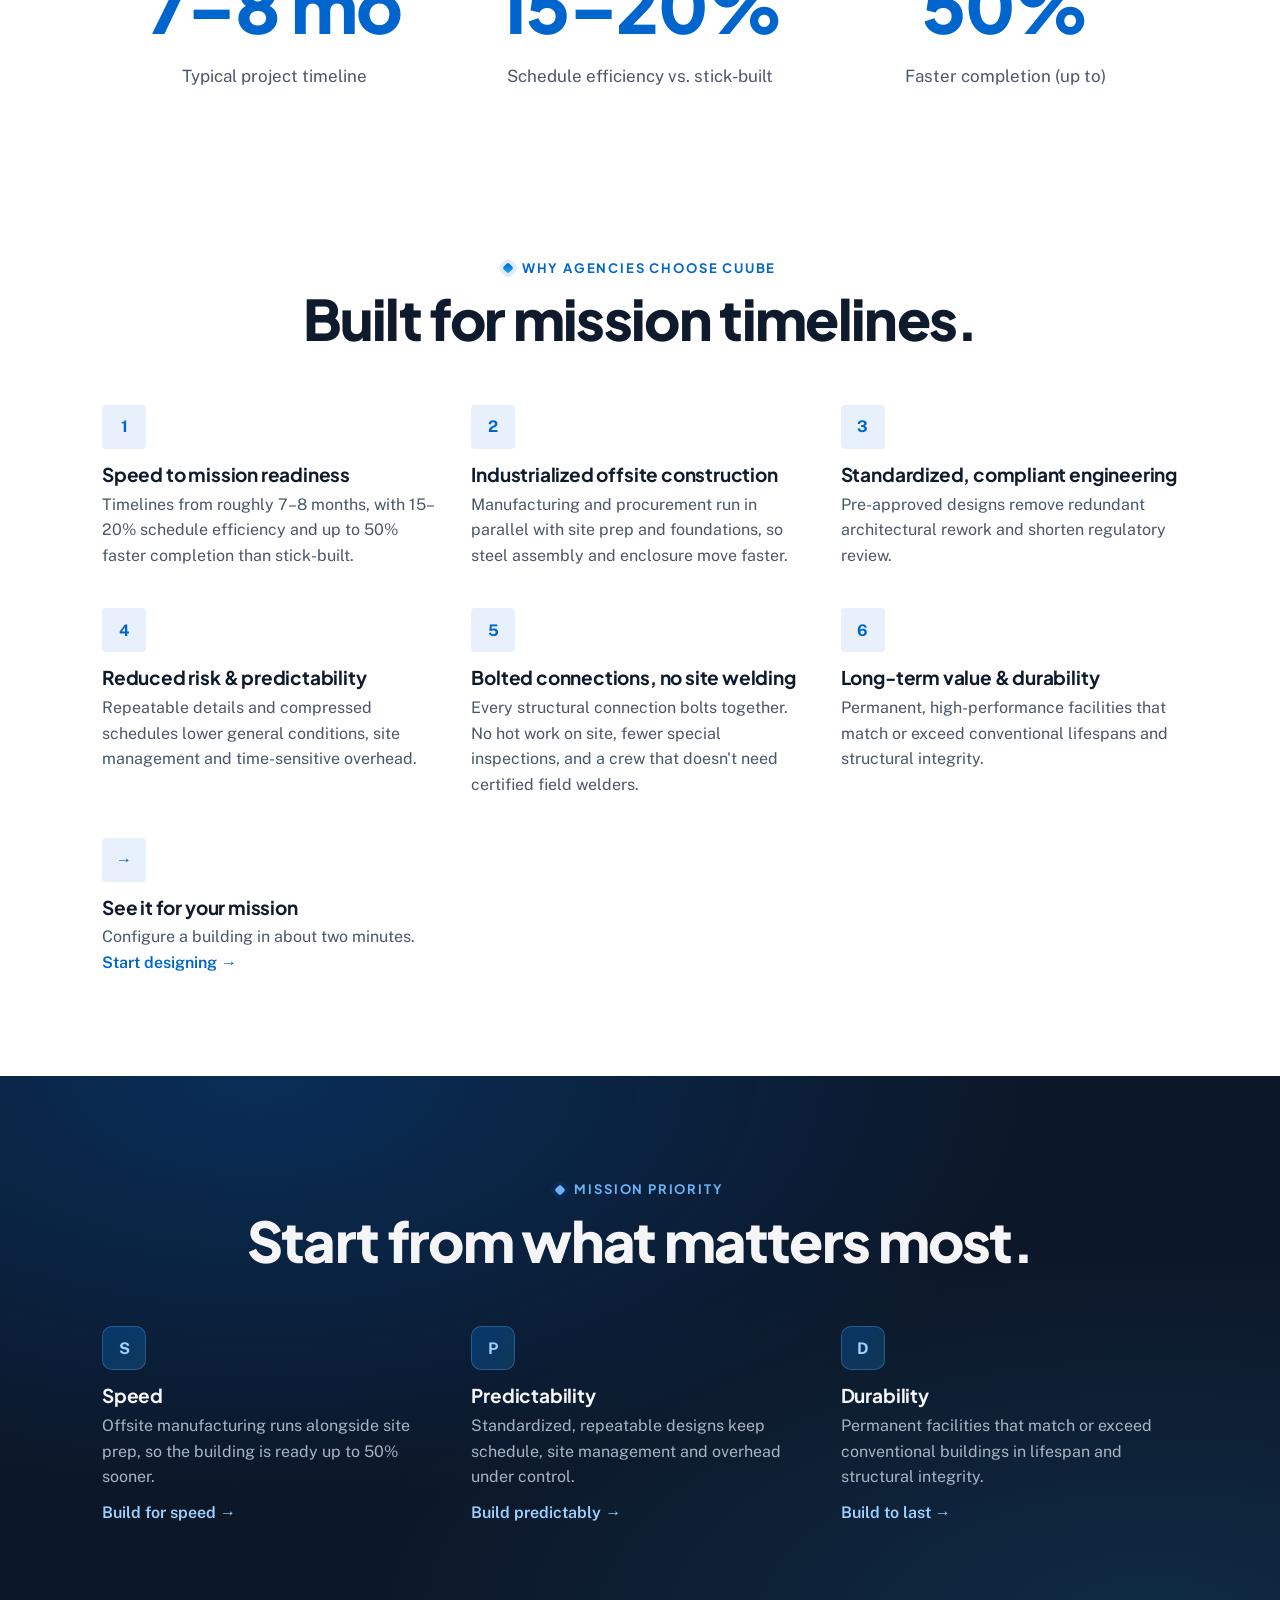
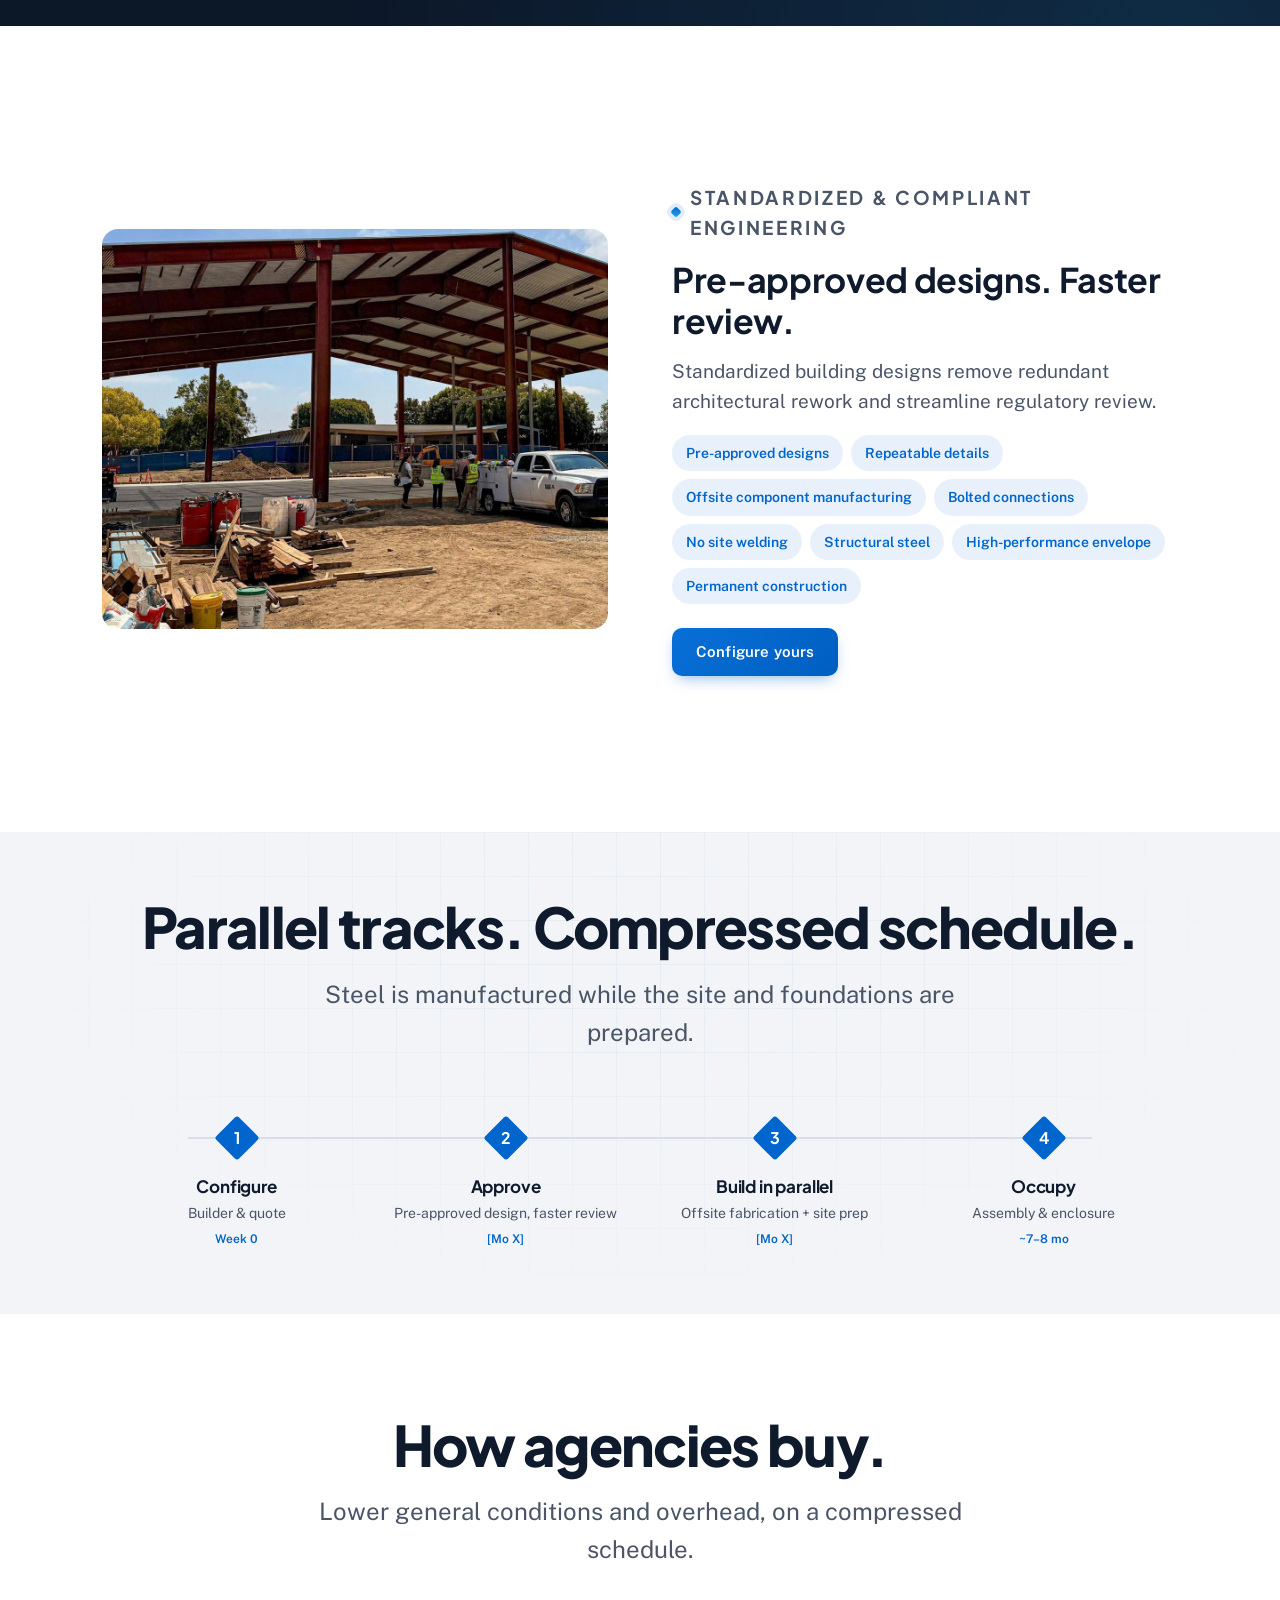
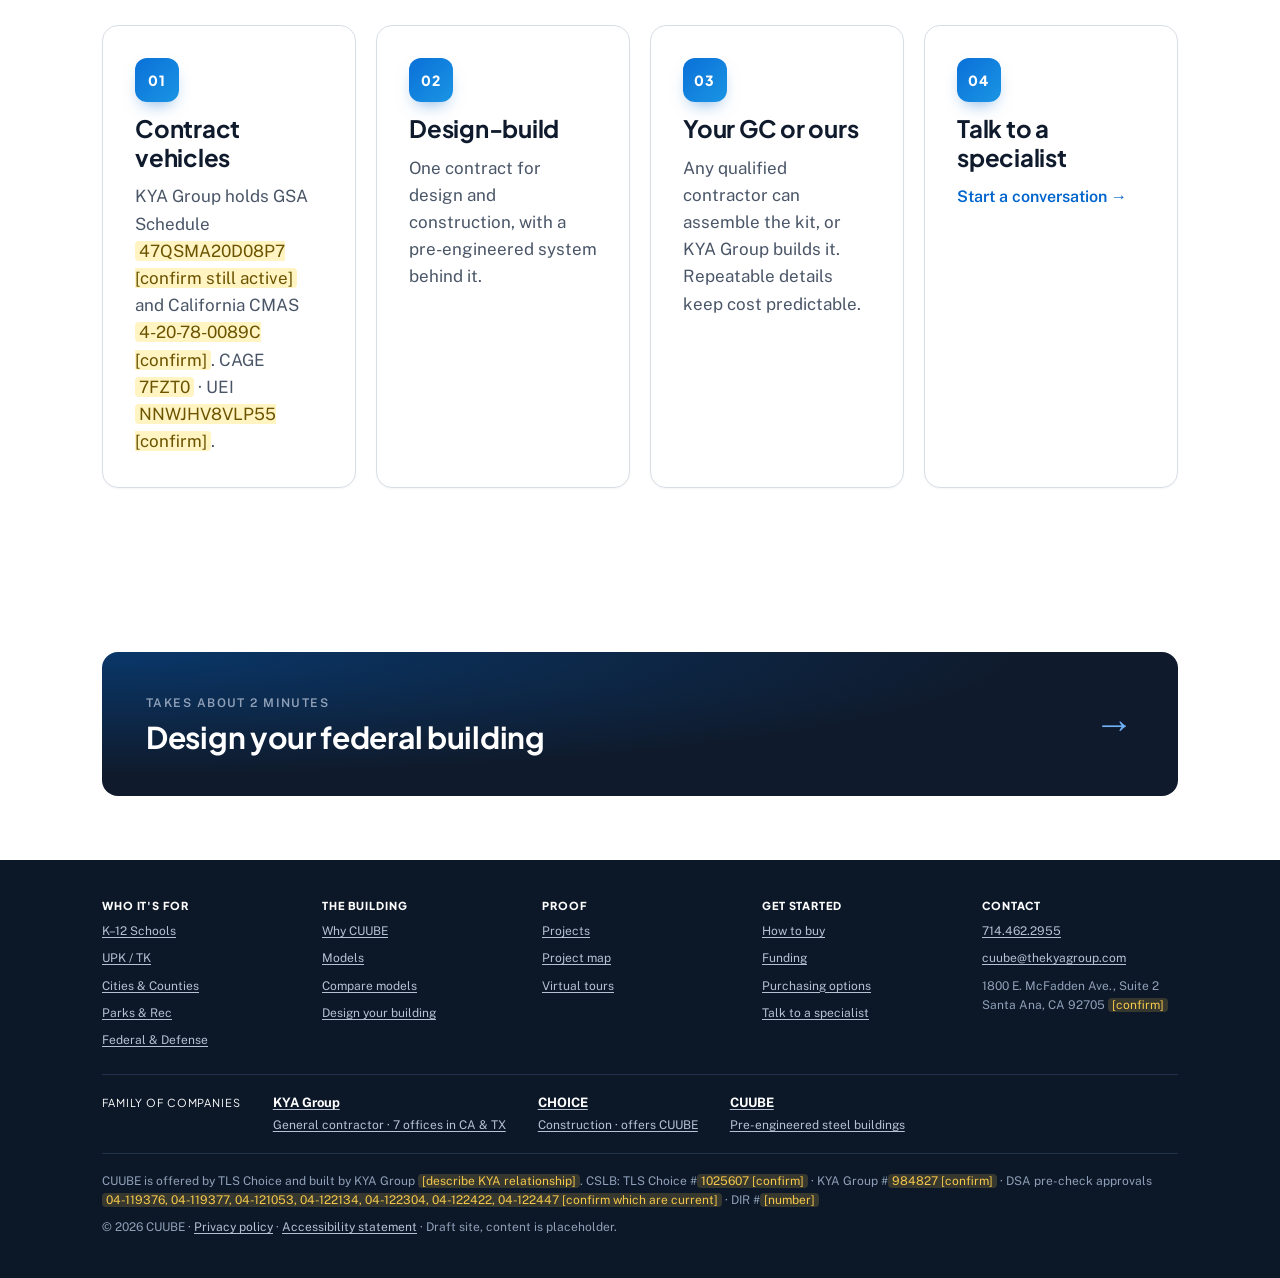
<file: federal.html>
<!doctype html>
<html lang="en">
<head>
<meta charset="utf-8"><meta name="viewport" content="width=device-width, initial-scale=1">
<title>CUUBE for Federal</title>
<meta name="description" content="Pre-engineered steel barracks, field offices and clinics for federal agencies and installations.">
<meta property="og:type" content="website">
<meta property="og:site_name" content="CUUBE">
<meta property="og:title" content="CUUBE for Federal">
<meta property="og:description" content="Pre-engineered steel barracks, field offices and clinics for federal agencies and installations.">
<meta property="og:url" content="https://boomboomllc.github.io/cuube-draft/federal.html">
<meta property="og:image" content="https://boomboomllc.github.io/cuube-draft/assets/img/ext-aerial.jpg">
<meta name="twitter:card" content="summary_large_image">
<link rel="icon" href="assets/img/favicon.png">
<link rel="stylesheet" href="assets/style.css">
</head>
<body data-page="federal">

<div class="lnav"><div class="wrap">
  <span class="title">For Federal</span>
  <a href="#start">Start</a><a href="#why">Why CUUBE</a><a href="#missions">Missions</a><a href="#specs">Specs</a><a href="#buy">How agencies buy</a>
  <a class="btn sm" href="#buy">How agencies buy</a>
</div></div>

<section class="center">
  <div class="wrap">
    <p class="eyebrow">Federal &amp; Defense</p>
    <h1>Mission-ready buildings.<br>Up to 50% faster.</h1>
    <p class="sub">Permanent steel facilities for bases, agencies and remote sites. Projects start at roughly 7–8 months, built from standardized, pre-approved designs.</p>
    <div class="cta-row">
      <a class="btn" href="design.html?sector=federal">Design a federal building</a>
      <a class="link" href="#buy">How agencies buy</a>
    </div>
  </div>
</section>

<section class="tight">
  <div class="wrap">
    <p class="logos-label">Trusted on federal projects <span class="tbd">[placeholder]</span></p>
    <div class="logos"><span>[U.S. Army]</span><span>[U.S. Navy]</span><span>[Air Force]</span><span>[National Park Service]</span><span>[USDA Forest Service]</span><span>[CBP]</span></div>
  </div>
</section>

<section id="start" class="alt center tight">
  <div class="wrap">
    <h2>What do you need to field?</h2>
    <p class="sub">Pick one and the builder opens with it already set up.</p>
    <div class="quick">
      <a href="design.html?sector=federal&amp;use=housing&amp;model=200x45"><img class="ph" src="assets/img/ext-campus.jpg" alt=""><b>Barracks &amp; housing</b><small>200 Series · two story</small></a>
      <a href="design.html?sector=federal&amp;use=office&amp;model=36x118"><img class="ph" src="assets/img/ext-entry.jpg" alt=""><b>Admin &amp; field offices</b><small>36 Series</small></a>
      <a href="design.html?sector=federal&amp;use=clinic&amp;model=60x96"><img class="ph" src="assets/img/int-clerestory.jpg" alt=""><b>Clinics &amp; medical</b><small>60 Series</small></a>
      <a href="design.html?sector=federal&amp;use=classroom&amp;model=32x104"><img class="ph" src="assets/img/int-classroom.jpg" alt=""><b>Training &amp; briefing</b><small>32 Series</small></a>
      <a href="design.html?sector=federal&amp;use=gym&amp;model=100x100"><img class="ph" src="assets/img/int-gym.jpg" alt=""><b>Fitness &amp; large-span</b><small>100 Series · clear span</small></a>
      <a href="design.html?sector=federal&amp;use=restroom&amp;model=36x86"><img class="ph" src="assets/img/ext-36.jpg" alt=""><b>Remote site facilities</b><small>Ranger stations, comfort stations</small></a>
    </div>
  </div>
</section>

<section class="tight center">
  <div class="wrap">
    <div class="stats">
      <div class="stat reveal"><b>7–8 mo</b><span>Typical project timeline</span></div>
      <div class="stat reveal"><b>15–20%</b><span>Schedule efficiency vs. stick-built</span></div>
      <div class="stat reveal"><b>50%</b><span>Faster completion (up to)</span></div>
    </div>
  </div>
</section>

<section id="why">
  <div class="wrap">
    <div class="center"><p class="eyebrow">Why agencies choose CUUBE</p><h2>Built for mission timelines.</h2></div>
    <div class="ilist">
      <div class="reveal"><div class="ic">1</div><h3 class="h4">Speed to mission readiness</h3><p>Timelines from roughly 7–8 months, with 15–20% schedule efficiency and up to 50% faster completion than stick-built.</p></div>
      <div class="reveal"><div class="ic">2</div><h3 class="h4">Industrialized offsite construction</h3><p>Manufacturing and procurement run in parallel with site prep and foundations, so steel assembly and enclosure move faster.</p></div>
      <div class="reveal"><div class="ic">3</div><h3 class="h4">Standardized, compliant engineering</h3><p>Pre-approved designs remove redundant architectural rework and shorten regulatory review.</p></div>
      <div class="reveal"><div class="ic">4</div><h3 class="h4">Reduced risk &amp; predictability</h3><p>Repeatable details and compressed schedules lower general conditions, site management and time-sensitive overhead.</p></div>
      <div class="reveal"><div class="ic">5</div><h3 class="h4">Bolted connections, no site welding</h3><p>Every structural connection bolts together. No hot work on site, fewer special inspections, and a crew that doesn't need certified field welders.</p></div>
      <div class="reveal"><div class="ic">6</div><h3 class="h4">Long-term value &amp; durability</h3><p>Permanent, high-performance facilities that match or exceed conventional lifespans and structural integrity.</p></div>
      <div class="reveal"><div class="ic">→</div><h3 class="h4">See it for your mission</h3><p>Configure a building in about two minutes.</p><a class="link" href="design.html?sector=federal">Start designing</a></div>
    </div>
  </div>
</section>

<section id="missions" class="dark center">
  <div class="wrap">
    <p class="eyebrow">Mission priority</p>
    <h2>Start from what matters most.</h2>
    <div class="ilist" style="text-align:left">
      <a class="reveal mission" href="design.html?sector=federal&amp;use=office"><div class="ic">S</div><h3 class="h4">Speed</h3><p>Offsite manufacturing runs alongside site prep, so the building is ready up to 50% sooner.</p><span class="link">Build for speed</span></a>
      <a class="reveal mission" href="design.html?sector=federal&amp;use=classroom&amp;model=32x104"><div class="ic">P</div><h3 class="h4">Predictability</h3><p>Standardized, repeatable designs keep schedule, site management and overhead under control.</p><span class="link">Build predictably</span></a>
      <a class="reveal mission" href="design.html?sector=federal&amp;use=housing&amp;model=200x45"><div class="ic">D</div><h3 class="h4">Durability</h3><p>Permanent facilities that match or exceed conventional buildings in lifespan and structural integrity.</p><span class="link">Build to last</span></a>
    </div>
  </div>
</section>

<section id="specs">
  <div class="wrap">
    <div class="feature reveal">
      <img class="ph tall" src="assets/img/frame.jpg" alt="Structural steel frame during assembly">
      <div>
        <p class="eyebrow">Standardized &amp; compliant engineering</p>
        <h3>Pre-approved designs. Faster review.</h3>
        <p>Standardized building designs remove redundant architectural rework and streamline regulatory review.</p>
        <div class="tags">
          <span>Pre-approved designs</span><span>Repeatable details</span><span>Offsite component manufacturing</span>
          <span>Bolted connections</span><span>No site welding</span><span>Structural steel</span><span>High-performance envelope</span><span>Permanent construction</span>
        </div>
        <a class="btn" href="design.html?sector=federal">Configure yours</a>
      </div>
    </div>
  </div>
</section>

<section class="alt center tight">
  <div class="wrap">
    <h2>Parallel tracks. Compressed schedule.</h2>
    <p class="sub">Steel is manufactured while the site and foundations are prepared.</p>
    <div class="timeline t4">
      <div class="step reveal"><div class="dot">1</div><h3 class="h4">Configure</h3><p>Builder &amp; quote</p><small>Week 0</small></div>
      <div class="step reveal"><div class="dot">2</div><h3 class="h4">Approve</h3><p>Pre-approved design, faster review</p><small>[Mo X]</small></div>
      <div class="step reveal"><div class="dot">3</div><h3 class="h4">Build in parallel</h3><p>Offsite fabrication + site prep</p><small>[Mo X]</small></div>
      <div class="step reveal"><div class="dot">4</div><h3 class="h4">Occupy</h3><p>Assembly &amp; enclosure</p><small>~7–8 mo</small></div>
    </div>
  </div>
</section>

<section id="buy" class="center">
  <div class="wrap">
    <h2>How agencies buy.</h2>
    <p class="sub">Lower general conditions and overhead, on a compressed schedule.</p>
    <div class="grid g4" style="text-align:left">
      <div class="card reveal"><div class="kit-ic">01</div><h3>Contract vehicles</h3><p>KYA Group holds GSA Schedule <span class="tbd">47QSMA20D08P7 [confirm still active]</span> and California CMAS <span class="tbd">4-20-78-0089C [confirm]</span>. CAGE <span class="tbd">7FZT0</span> · UEI <span class="tbd">NNWJHV8VLP55 [confirm]</span>.</p></div>
      <div class="card reveal"><div class="kit-ic">02</div><h3>Design-build</h3><p>One contract for design and construction, with a pre-engineered system behind it.</p></div>
      <div class="card reveal"><div class="kit-ic">03</div><h3>Your GC or ours</h3><p>Any qualified contractor can assemble the kit, or KYA Group builds it. Repeatable details keep cost predictable.</p></div>
      <div class="card reveal"><div class="kit-ic">04</div><h3>Talk to a specialist</h3><p><a class="link" href="how-to-buy.html#contact">Start a conversation</a></p></div>
    </div>
  </div>
</section>

<section class="tight">
  <div class="wrap"><a class="next" href="design.html?sector=federal"><div><small>Takes about 2 minutes</small><h3>Design your federal building</h3></div><span class="arrow">→</span></a></div>
</section>

<script src="assets/site.js"></script>
</body>
</html>
</file>
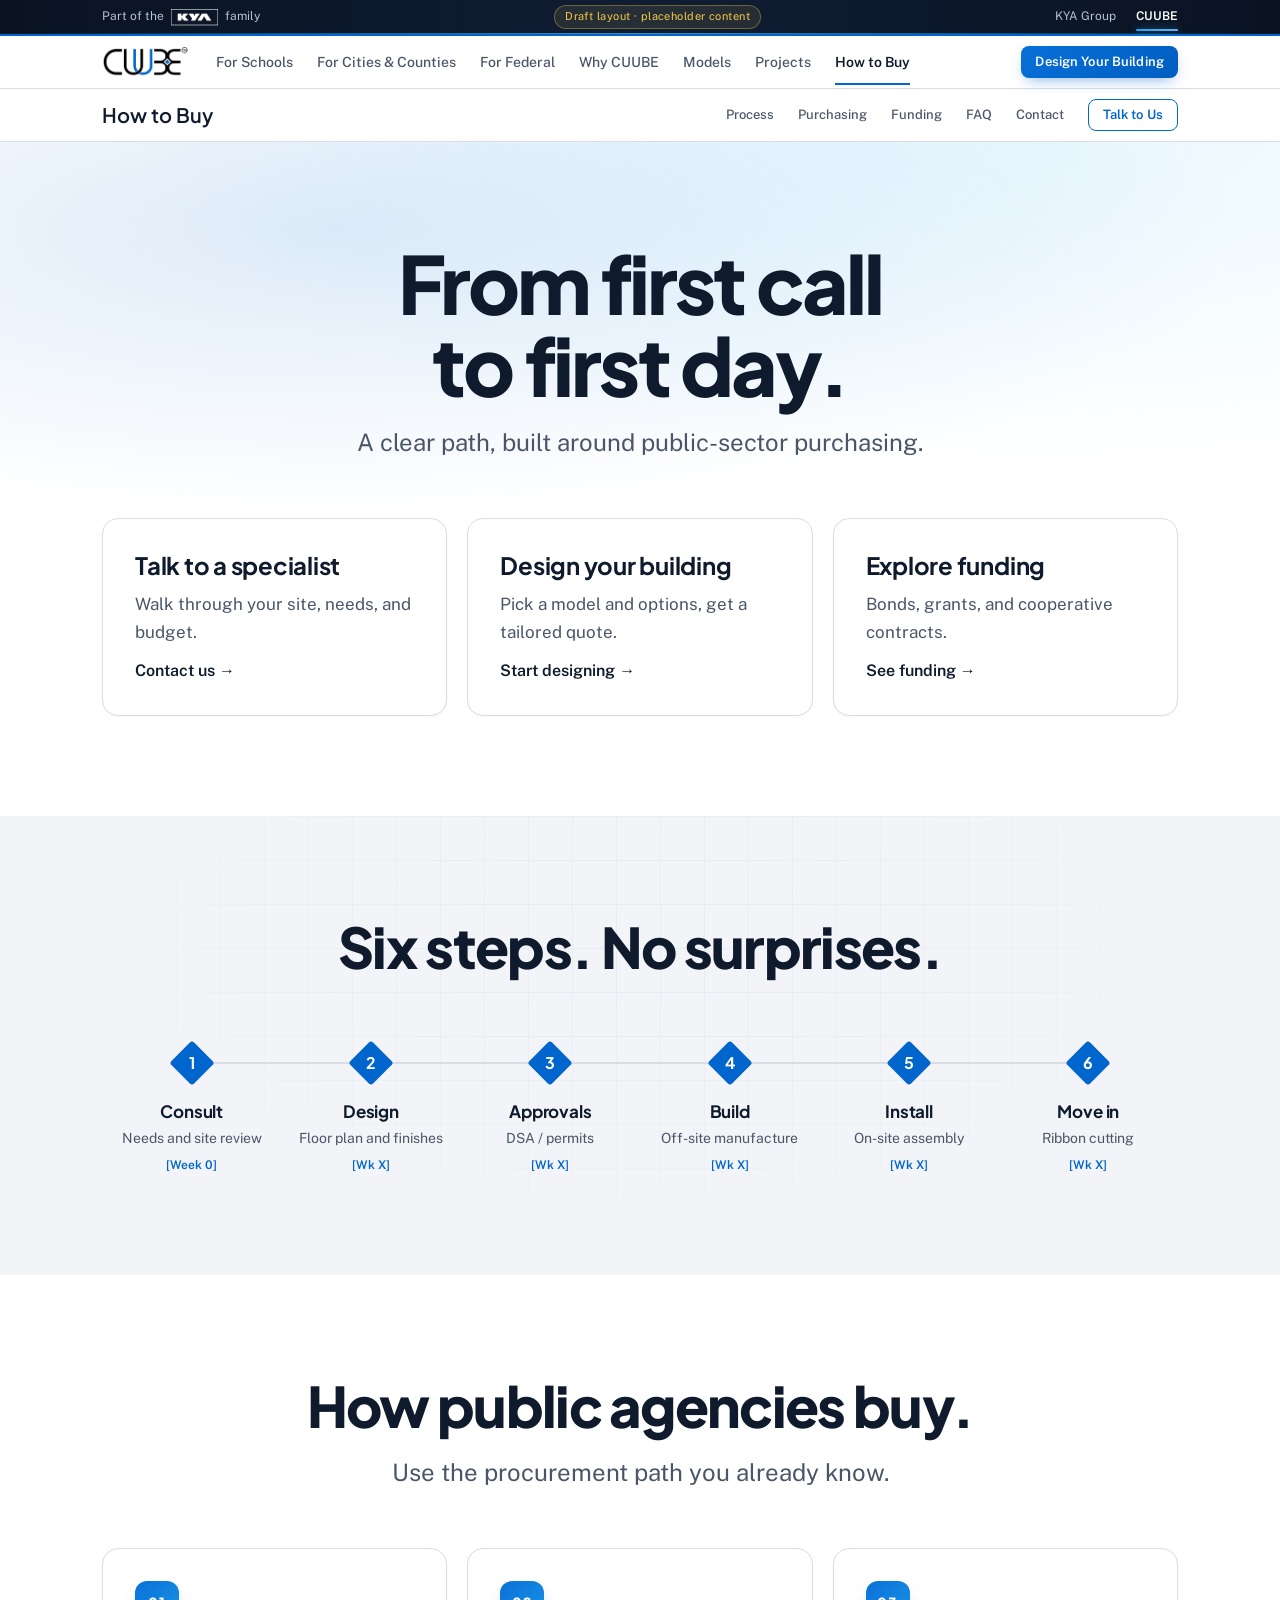
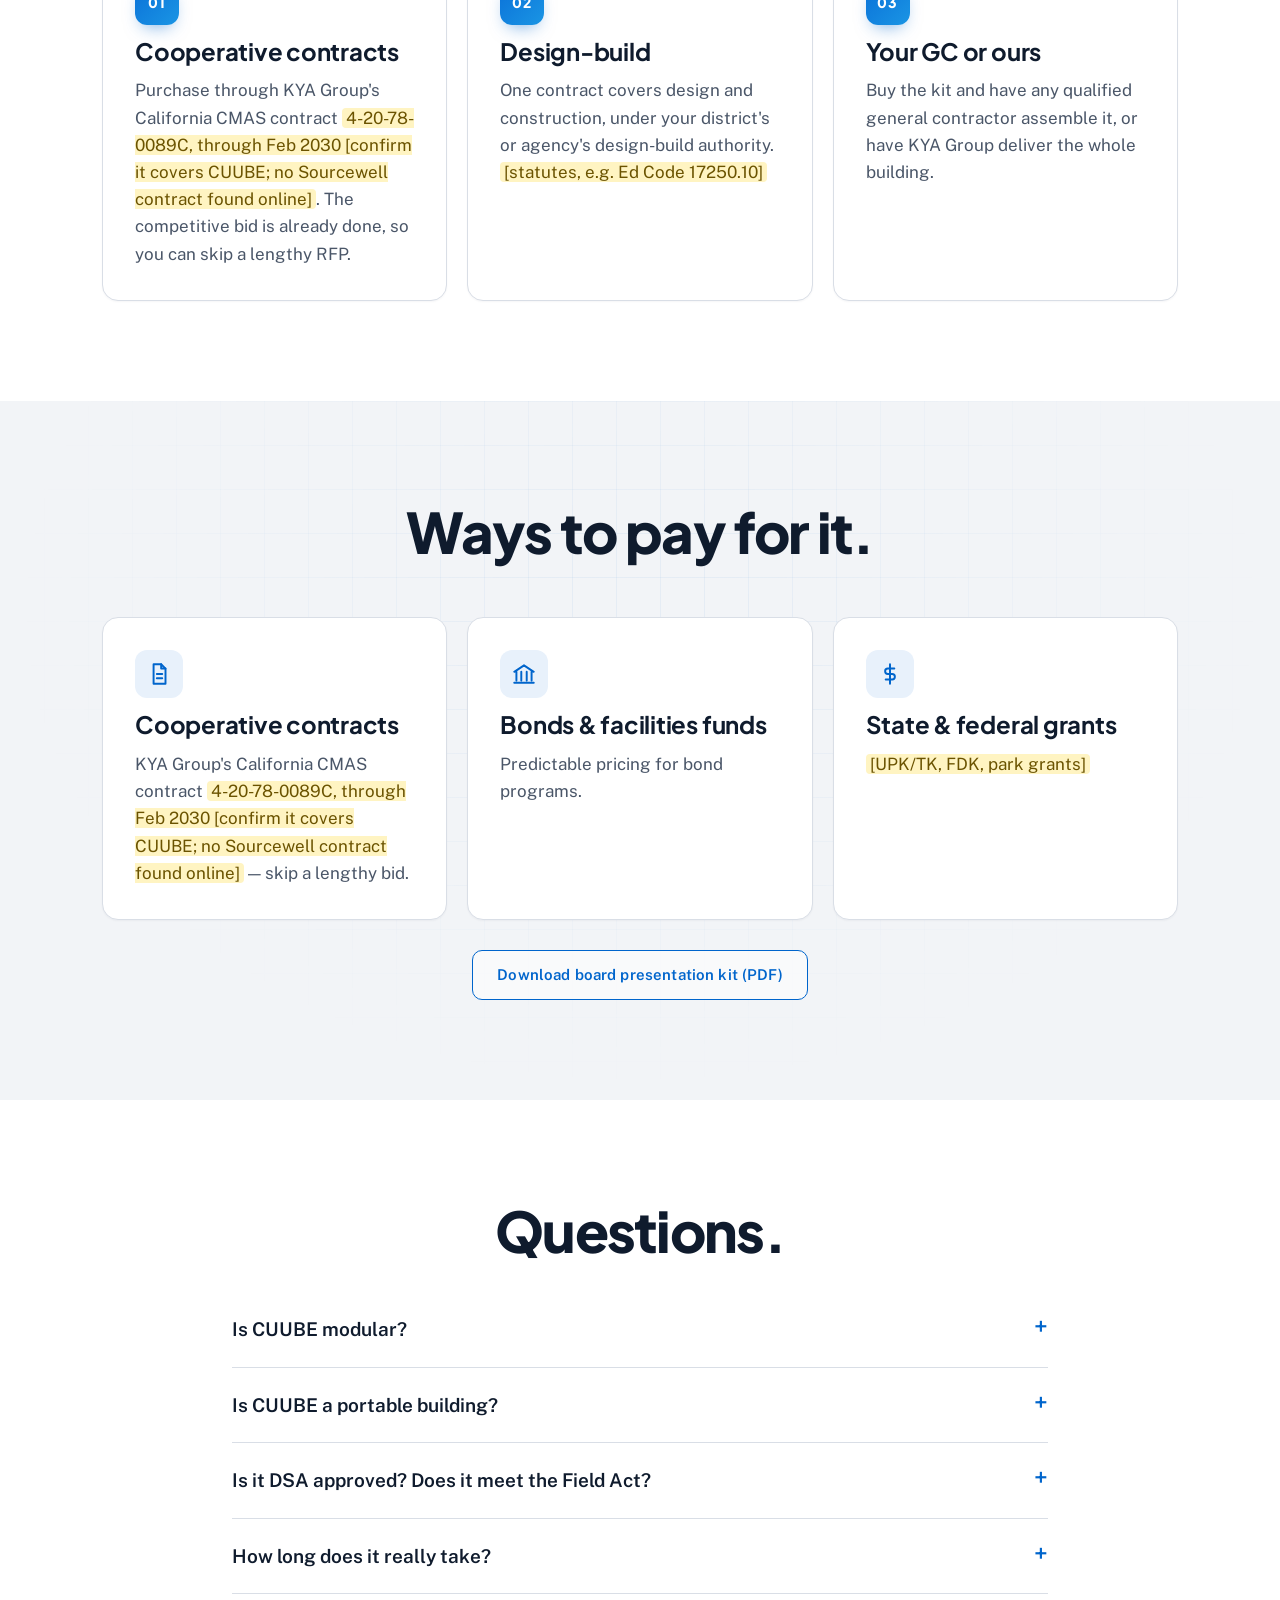
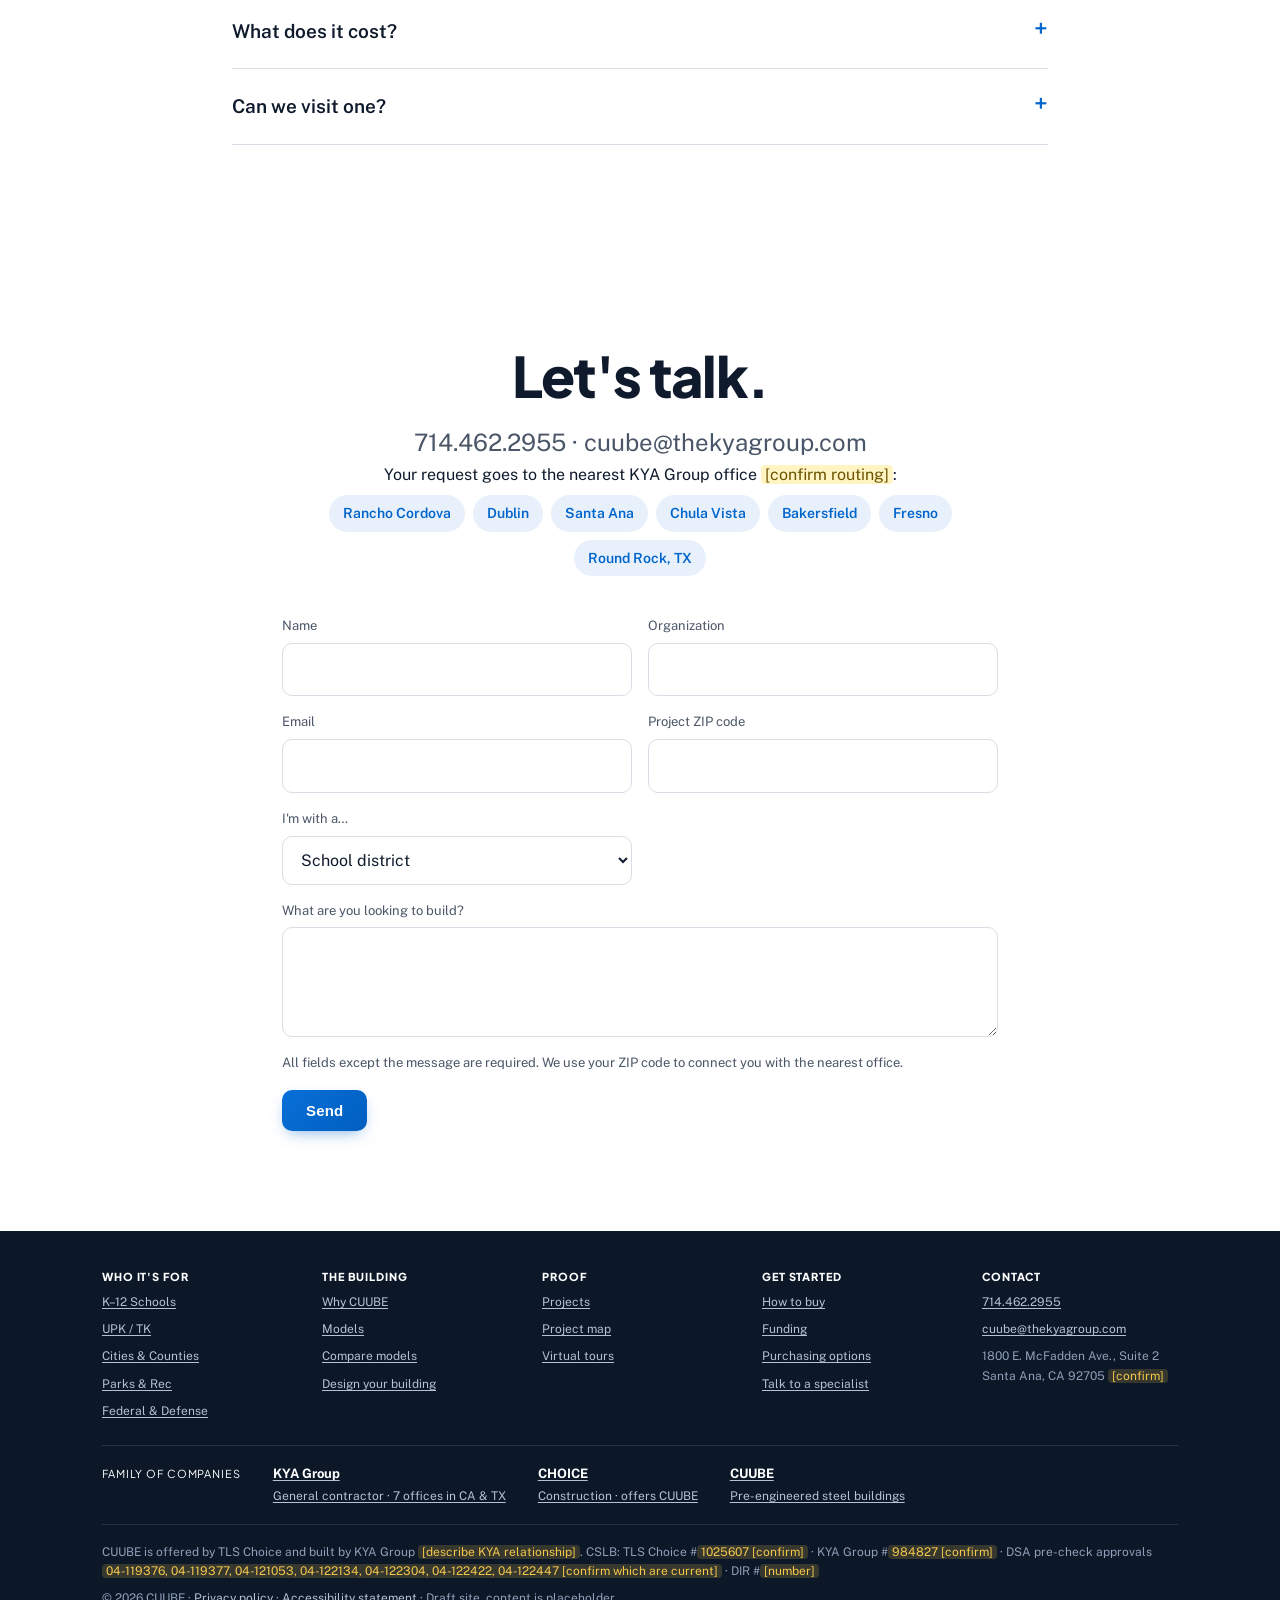
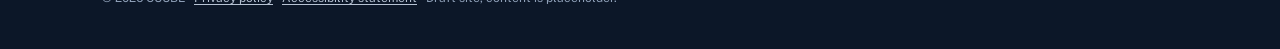
<file: how-to-buy.html>
<!doctype html>
<html lang="en">
<head>
<meta charset="utf-8"><meta name="viewport" content="width=device-width, initial-scale=1">
<title>How to Buy CUUBE</title>
<meta name="description" content="How public agencies buy CUUBE: cooperative contracts, design-build, funding and DSA approvals.">
<meta property="og:type" content="website">
<meta property="og:site_name" content="CUUBE">
<meta property="og:title" content="How to Buy CUUBE">
<meta property="og:description" content="How public agencies buy CUUBE: cooperative contracts, design-build, funding and DSA approvals.">
<meta property="og:url" content="https://boomboomllc.github.io/cuube-draft/how-to-buy.html">
<meta property="og:image" content="https://boomboomllc.github.io/cuube-draft/assets/img/ext-campus.jpg">
<meta name="twitter:card" content="summary_large_image">
<link rel="icon" href="assets/img/favicon.png">
<link rel="stylesheet" href="assets/style.css">
</head>
<body data-page="buy">

<div class="lnav"><div class="wrap">
  <span class="title">How to Buy</span>
  <a href="#process">Process</a><a href="#purchasing">Purchasing</a><a href="#funding">Funding</a><a href="#faq">FAQ</a><a href="#contact">Contact</a>
  <a class="btn sm" href="#contact">Talk to Us</a>
</div></div>

<section class="center">
  <div class="wrap">
    <h1>From first call<br>to first day.</h1>
    <p class="sub">A clear path, built around public-sector purchasing.</p>
    <div class="grid g3" style="text-align:left">
      <a class="card reveal" href="#contact"><h3>Talk to a specialist</h3><p>Walk through your site, needs, and budget.</p><span class="link">Contact us</span></a>
      <a class="card reveal" href="design.html"><h3>Design your building</h3><p>Pick a model and options, get a tailored quote.</p><span class="link">Start designing</span></a>
      <a class="card reveal" href="#funding"><h3>Explore funding</h3><p>Bonds, grants, and cooperative contracts.</p><span class="link">See funding</span></a>
    </div>
  </div>
</section>

<section id="process" class="alt center">
  <div class="wrap">
    <h2>Six steps. No surprises.</h2>
    <div class="timeline">
      <div class="step reveal"><div class="dot">1</div><h3 class="h4">Consult</h3><p>Needs and site review</p><small>[Week 0]</small></div>
      <div class="step reveal"><div class="dot">2</div><h3 class="h4">Design</h3><p>Floor plan and finishes</p><small>[Wk X]</small></div>
      <div class="step reveal"><div class="dot">3</div><h3 class="h4">Approvals</h3><p>DSA / permits</p><small>[Wk X]</small></div>
      <div class="step reveal"><div class="dot">4</div><h3 class="h4">Build</h3><p>Off-site manufacture</p><small>[Wk X]</small></div>
      <div class="step reveal"><div class="dot">5</div><h3 class="h4">Install</h3><p>On-site assembly</p><small>[Wk X]</small></div>
      <div class="step reveal"><div class="dot">6</div><h3 class="h4">Move in</h3><p>Ribbon cutting</p><small>[Wk X]</small></div>
    </div>
  </div>
</section>

<section id="purchasing" class="center">
  <div class="wrap">
    <h2>How public agencies buy.</h2>
    <p class="sub">Use the procurement path you already know.</p>
    <div class="grid g3" style="text-align:left">
      <div class="card reveal"><div class="kit-ic">01</div><h3>Cooperative contracts</h3><p>Purchase through KYA Group's California CMAS contract <span class="tbd">4-20-78-0089C, through Feb 2030 [confirm it covers CUUBE; no Sourcewell contract found online]</span>. The competitive bid is already done, so you can skip a lengthy RFP.</p></div>
      <div class="card reveal"><div class="kit-ic">02</div><h3>Design-build</h3><p>One contract covers design and construction, under your district's or agency's design-build authority. <span class="tbd">[statutes, e.g. Ed Code 17250.10]</span></p></div>
      <div class="card reveal"><div class="kit-ic">03</div><h3>Your GC or ours</h3><p>Buy the kit and have any qualified general contractor assemble it, or have KYA Group deliver the whole building.</p></div>
    </div>
  </div>
</section>

<section id="funding" class="alt">
  <div class="wrap">
    <div class="center"><h2>Ways to pay for it.</h2></div>
    <div class="grid g3">
      <div class="card reveal"><div class="ico" aria-hidden="true"><svg viewBox="0 0 24 24" fill="none" stroke="currentColor" stroke-width="1.8" stroke-linecap="round" stroke-linejoin="round"><path d="M7 3h7l4 4v14H7z"/><path d="M14 3v4h4M10 12h5M10 16h5"/></svg></div><h3>Cooperative contracts</h3><p>KYA Group's California CMAS contract <span class="tbd">4-20-78-0089C, through Feb 2030 [confirm it covers CUUBE; no Sourcewell contract found online]</span> — skip a lengthy bid.</p></div>
      <div class="card reveal"><div class="ico" aria-hidden="true"><svg viewBox="0 0 24 24" fill="none" stroke="currentColor" stroke-width="1.8" stroke-linecap="round" stroke-linejoin="round"><path d="M3 10l9-6 9 6M5 10v8M9.5 10v8M14.5 10v8M19 10v8M3 20h18"/></svg></div><h3>Bonds & facilities funds</h3><p>Predictable pricing for bond programs.</p></div>
      <div class="card reveal"><div class="ico" aria-hidden="true"><svg viewBox="0 0 24 24" fill="none" stroke="currentColor" stroke-width="1.8" stroke-linecap="round" stroke-linejoin="round"><path d="M12 3v18M16 7H10a2.5 2.5 0 000 5h4a2.5 2.5 0 010 5H8"/></svg></div><h3>State & federal grants</h3><p><span class="tbd">[UPK/TK, FDK, park grants]</span></p></div>
    </div>
    <div class="cta-row"><a class="btn ghost" href="#">Download board presentation kit (PDF)</a></div>
  </div>
</section>

<section id="faq">
  <div class="wrap" style="max-width:860px">
    <h2 class="center" style="margin-bottom:32px">Questions.</h2>
    <details><summary>Is CUUBE modular?</summary><p>No. Modular buildings are built as finished room modules in a factory and trucked to the site. CUUBE is a complete kit of pre-engineered steel parts. It ships flat on standard trucks and is bolted together on your site into one permanent building, with no oversize loads and no seams between modules.</p></details>
    <details><summary>Is CUUBE a portable building?</summary><p>No. CUUBE is a permanent steel building on a permanent foundation, with a 100+ year lifespan. It is not a relocatable classroom.</p></details>
    <details id="dsa"><summary>Is it DSA approved? Does it meet the Field Act?</summary><p>Yes. CUUBE architectural drawings are DSA pre-check (PC) approved, which reduces the inspections and verifications needed for your project. Buildings are designed and inspected to Field Act requirements for California public K–12 schools and community colleges <span class="tbd">[confirm wording]</span>.</p></details>
    <details><summary>How long does it really take?</summary><p>Most projects take 9–12 months from design to finish line, up to 50% faster than a traditional build. Construction itself can take as little as four months in ideal weather and site conditions.</p></details>
    <details><summary>What does it cost?</summary><p>Every project is quoted for its own site. Size, series, foundation, site work and options all shape the total. <a href="#contact">Talk to a specialist</a> for a quote.</p></details>
    <details><summary>Can we visit one?</summary><p>[Tour info]</p></details>
  </div>
</section>

<section id="contact" class="center">
  <div class="wrap" style="max-width:760px">
    <h2>Let's talk.</h2>
    <p class="sub">714.462.2955 · cuube@thekyagroup.com</p>
    <p>Your request goes to the nearest KYA Group office <span class="tbd">[confirm routing]</span>:</p>
    <div class="tags offices"><span>Rancho Cordova</span><span>Dublin</span><span>Santa Ana</span><span>Chula Vista</span><span>Bakersfield</span><span>Fresno</span><span>Round Rock, TX</span></div>
    <form class="lead" onsubmit="event.preventDefault();alert('Draft only — form not connected.')">
      <label>Name<input name="name" autocomplete="name" required></label>
      <label>Organization<input name="organization" autocomplete="organization" required></label>
      <label>Email<input name="email" type="email" autocomplete="email" required></label>
      <label>Project ZIP code<input name="zip" autocomplete="postal-code" inputmode="numeric" pattern="[0-9]{5}" maxlength="5" required></label>
      <label>I'm with a…<select name="sector"><option>School district</option><option>City</option><option>County</option><option>Federal agency</option><option>Other</option></select></label>
      <label class="full">What are you looking to build?<textarea name="message"></textarea></label>
      <p class="full form-note">All fields except the message are required. We use your ZIP code to connect you with the nearest office.</p>
      <div class="full"><button class="btn">Send</button></div>
    </form>
  </div>
</section>

<script src="assets/site.js"></script>
</body>
</html>
</file>
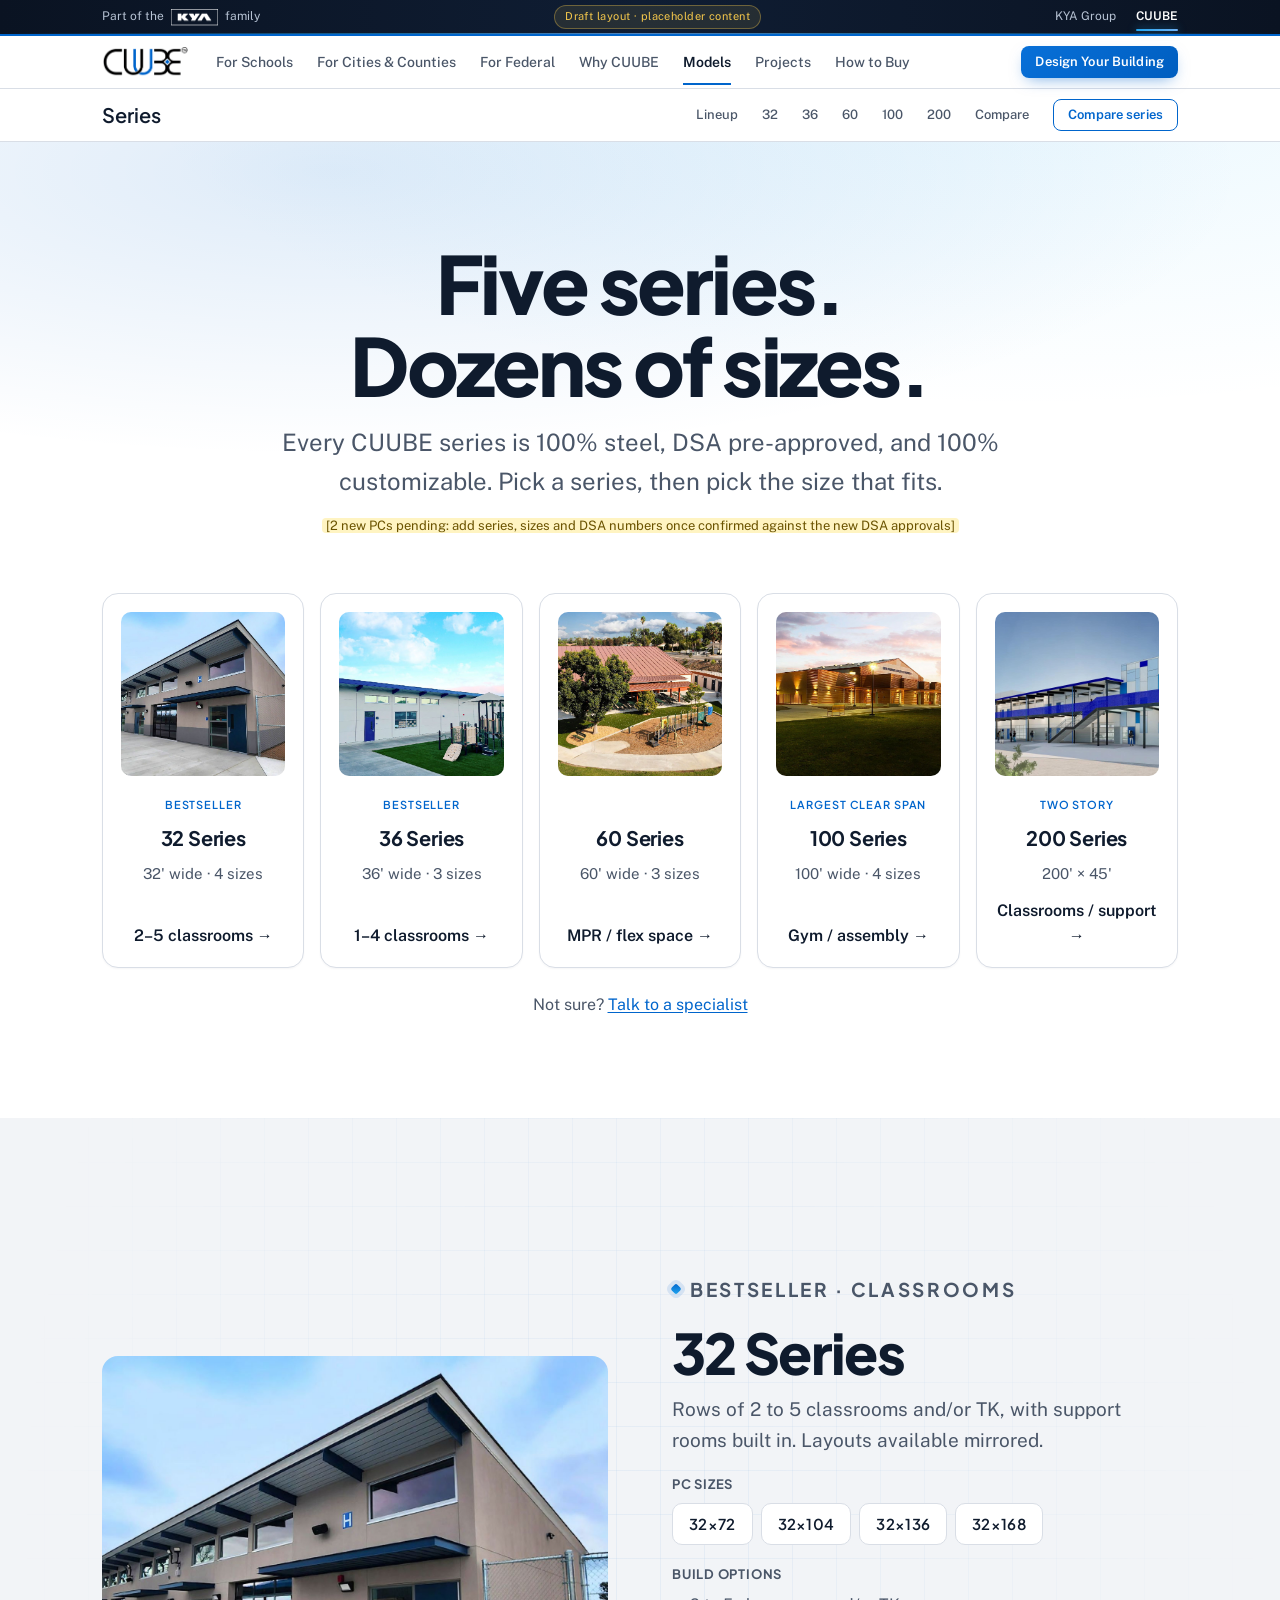
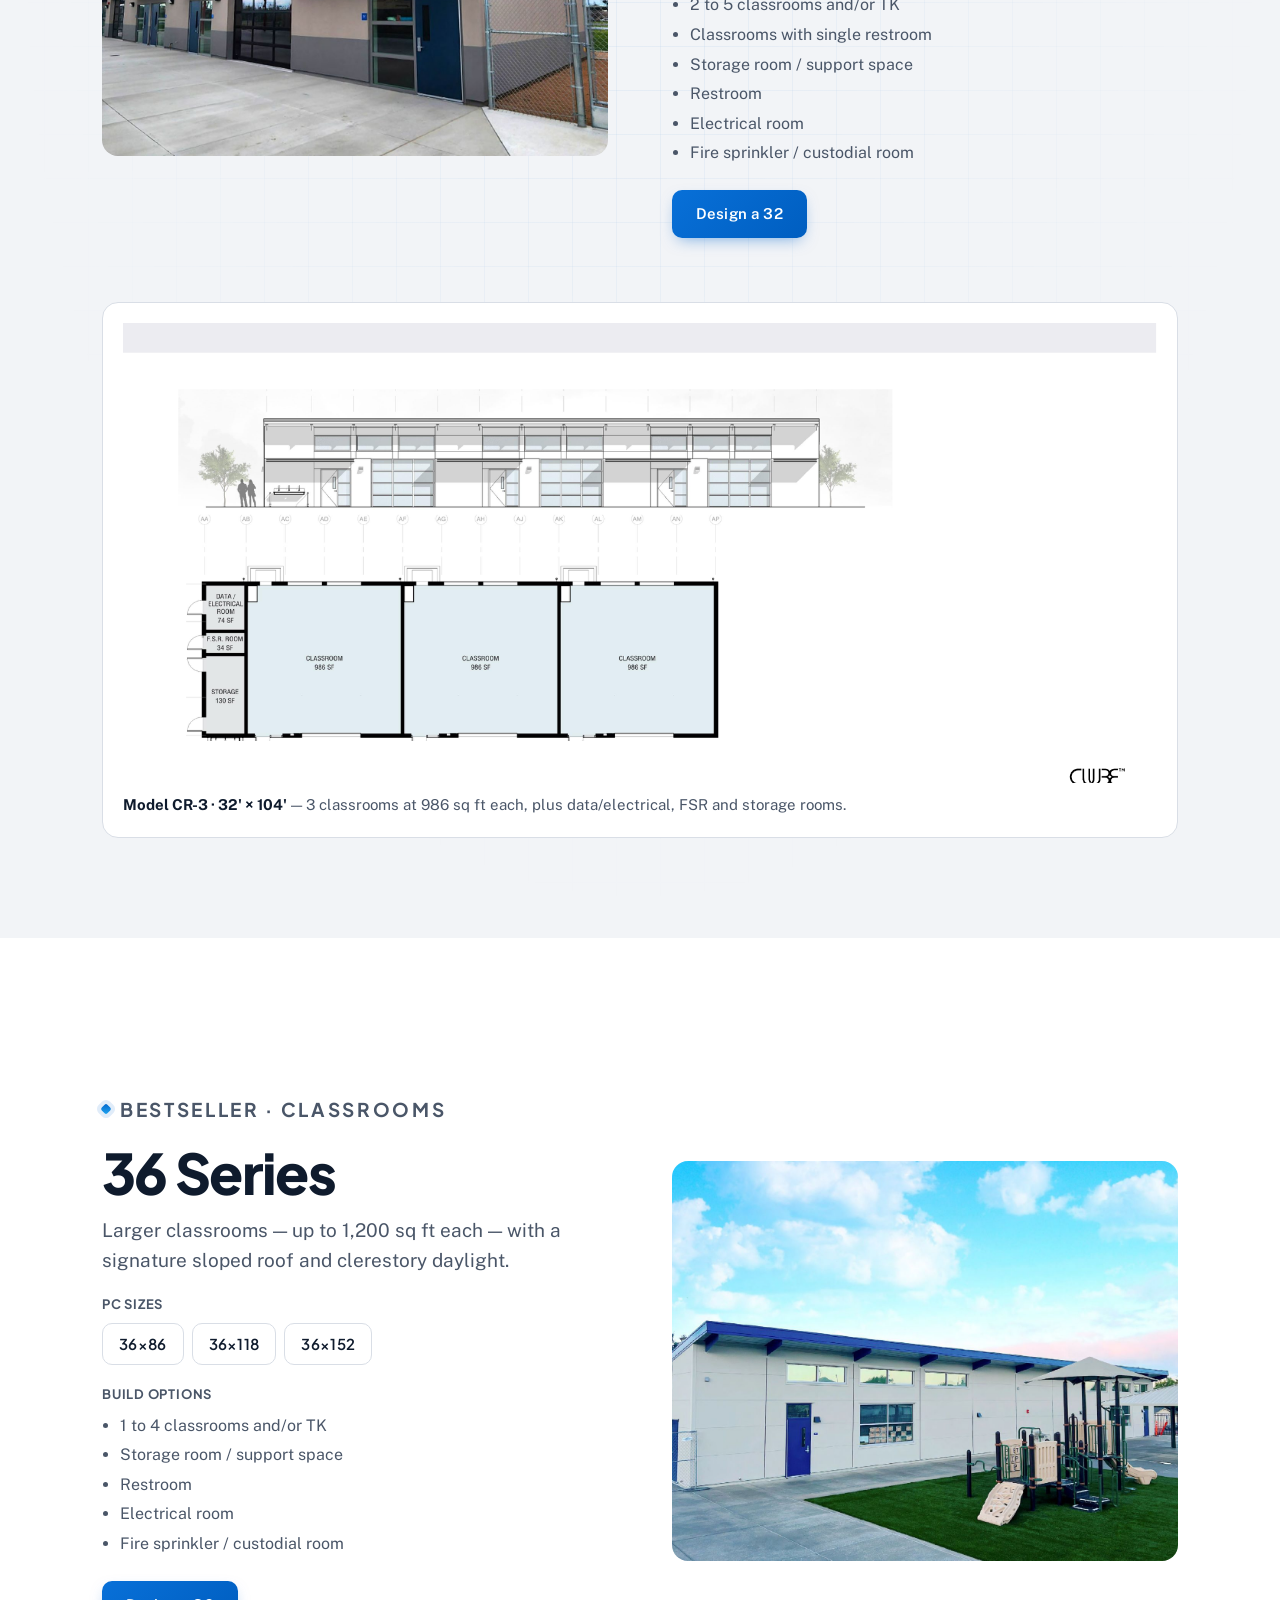
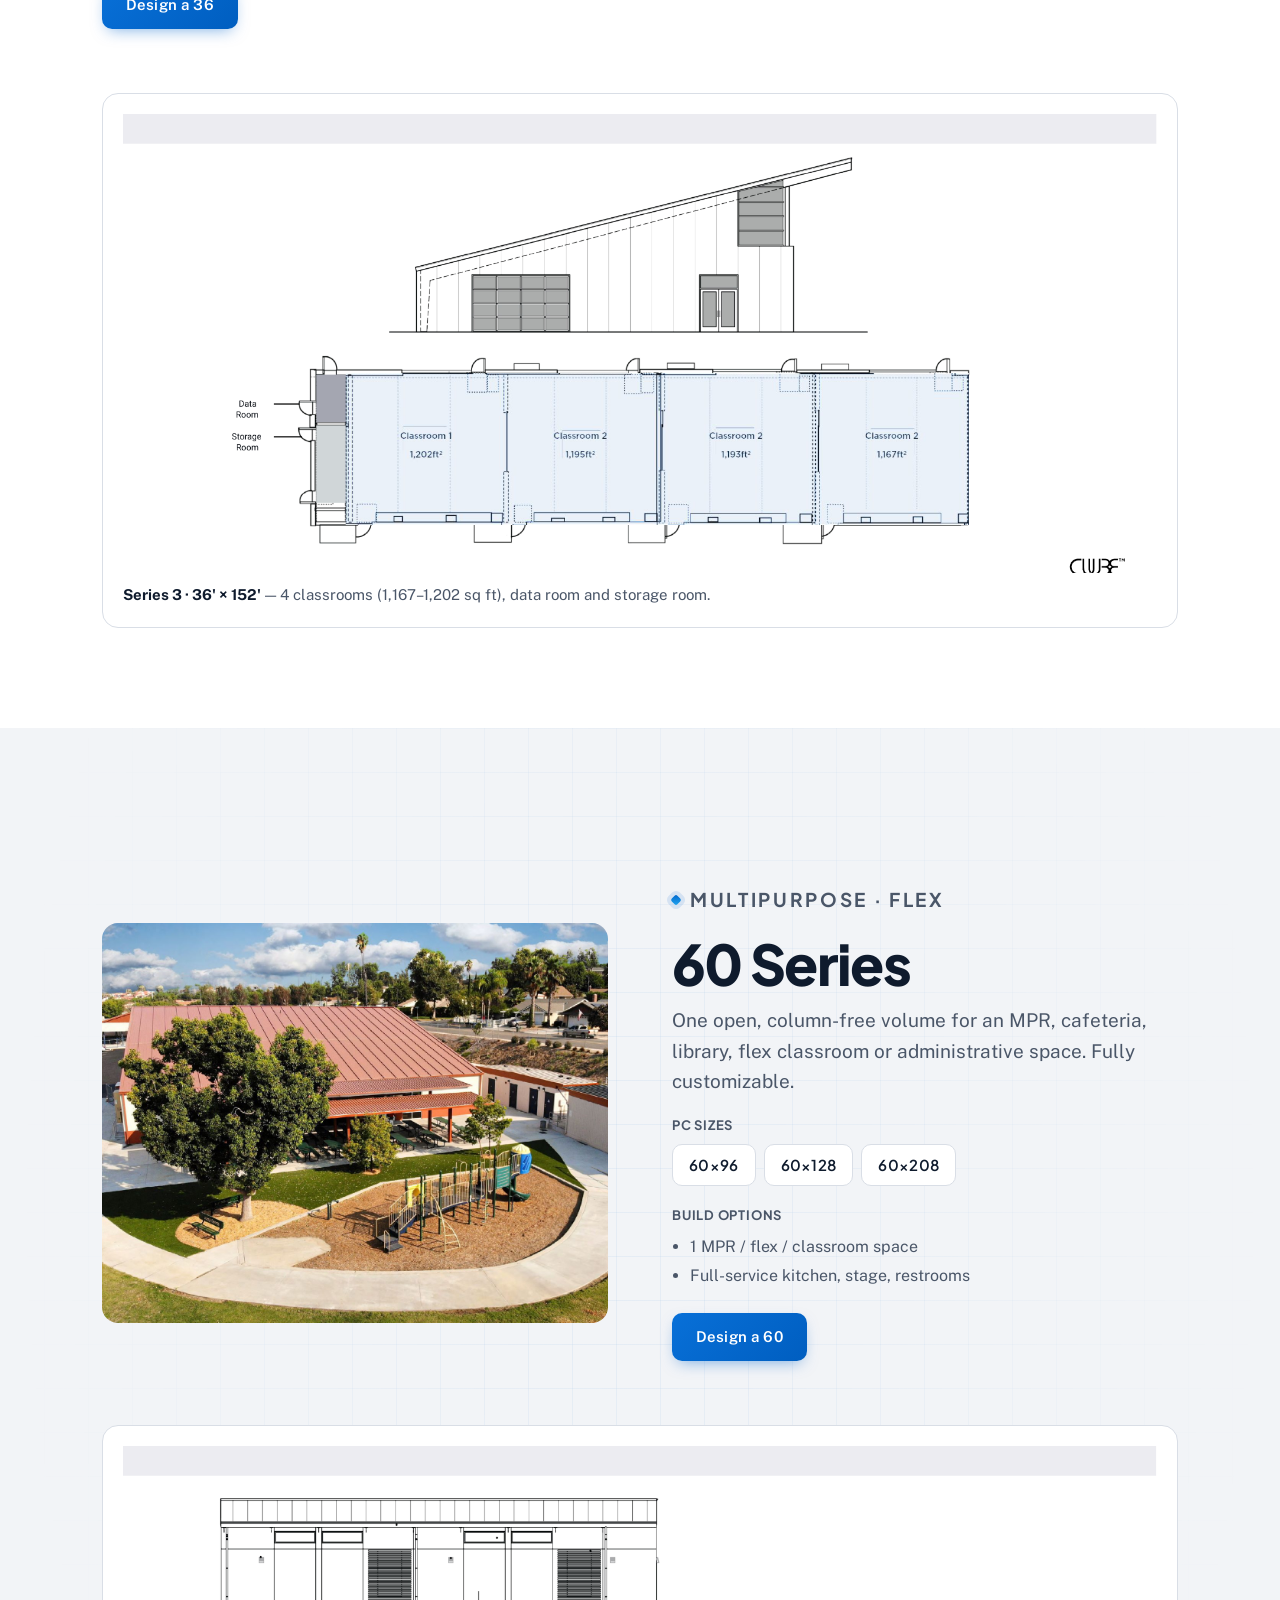
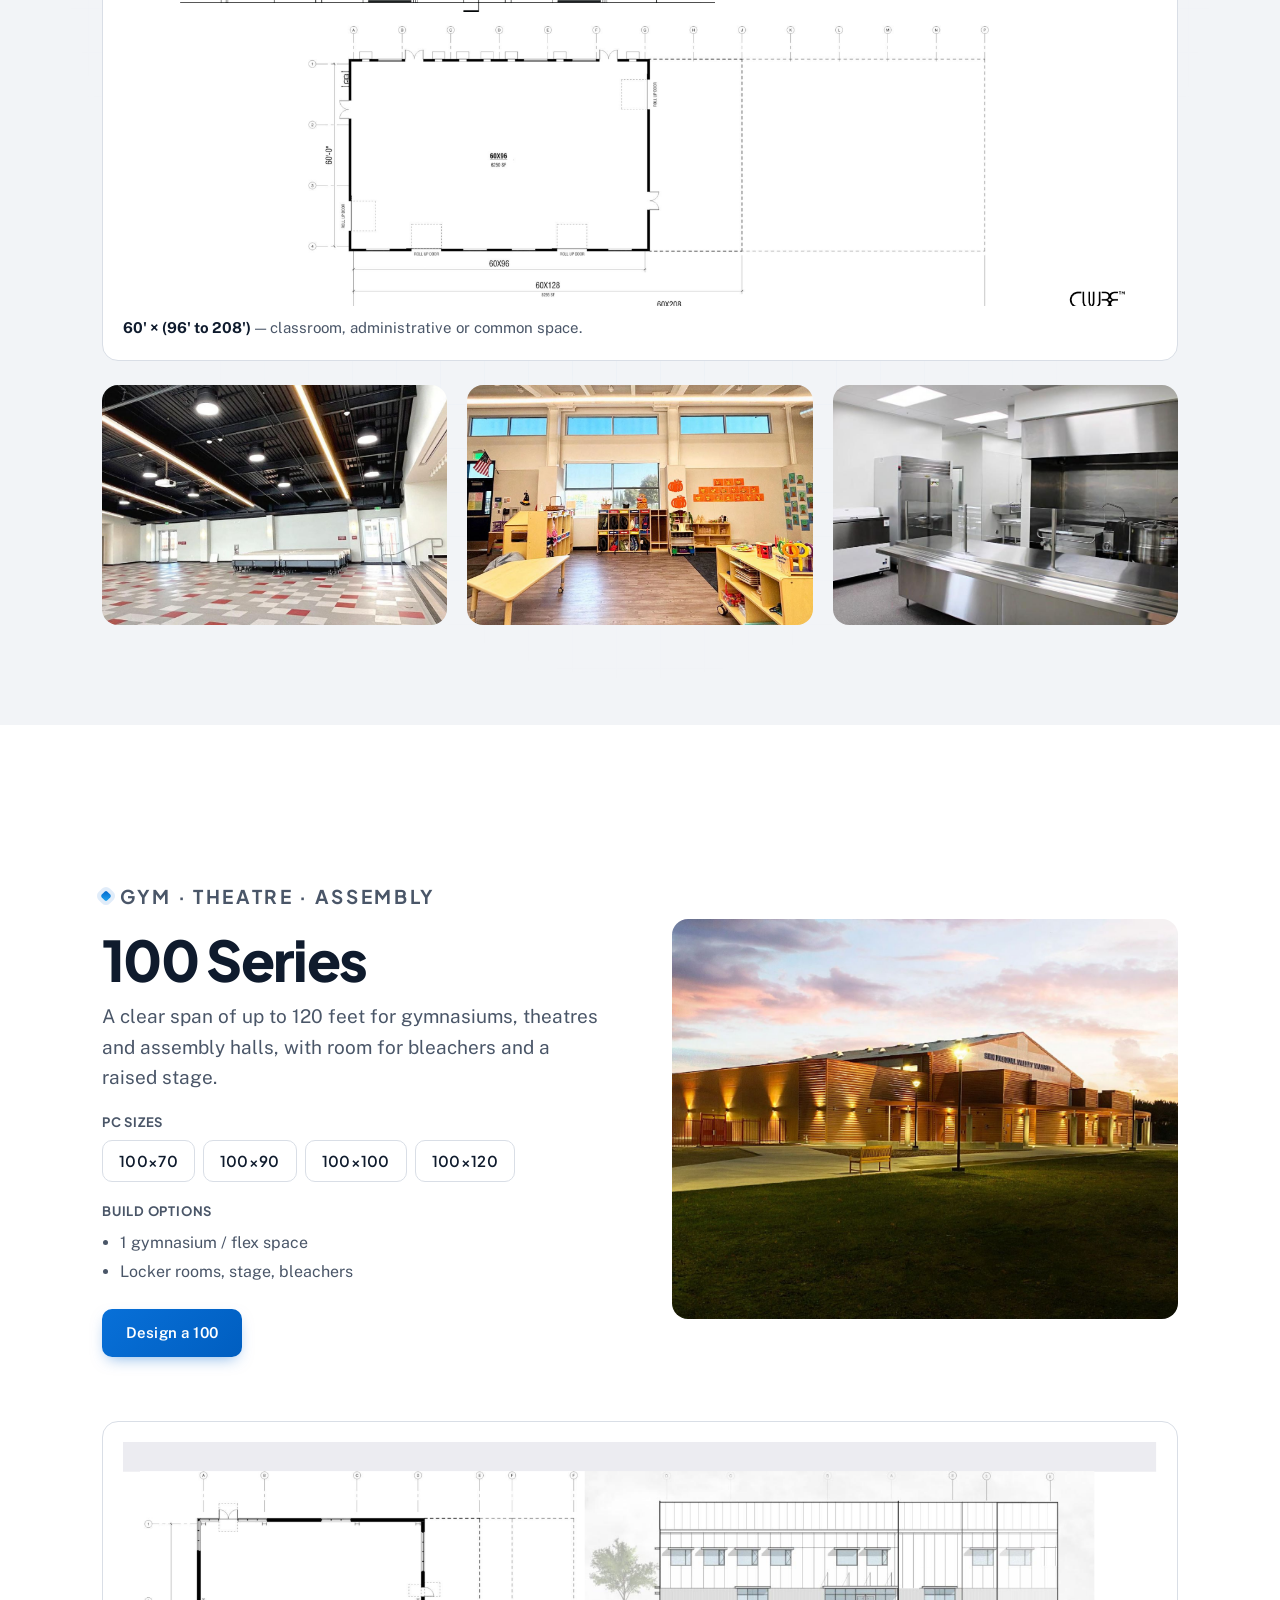
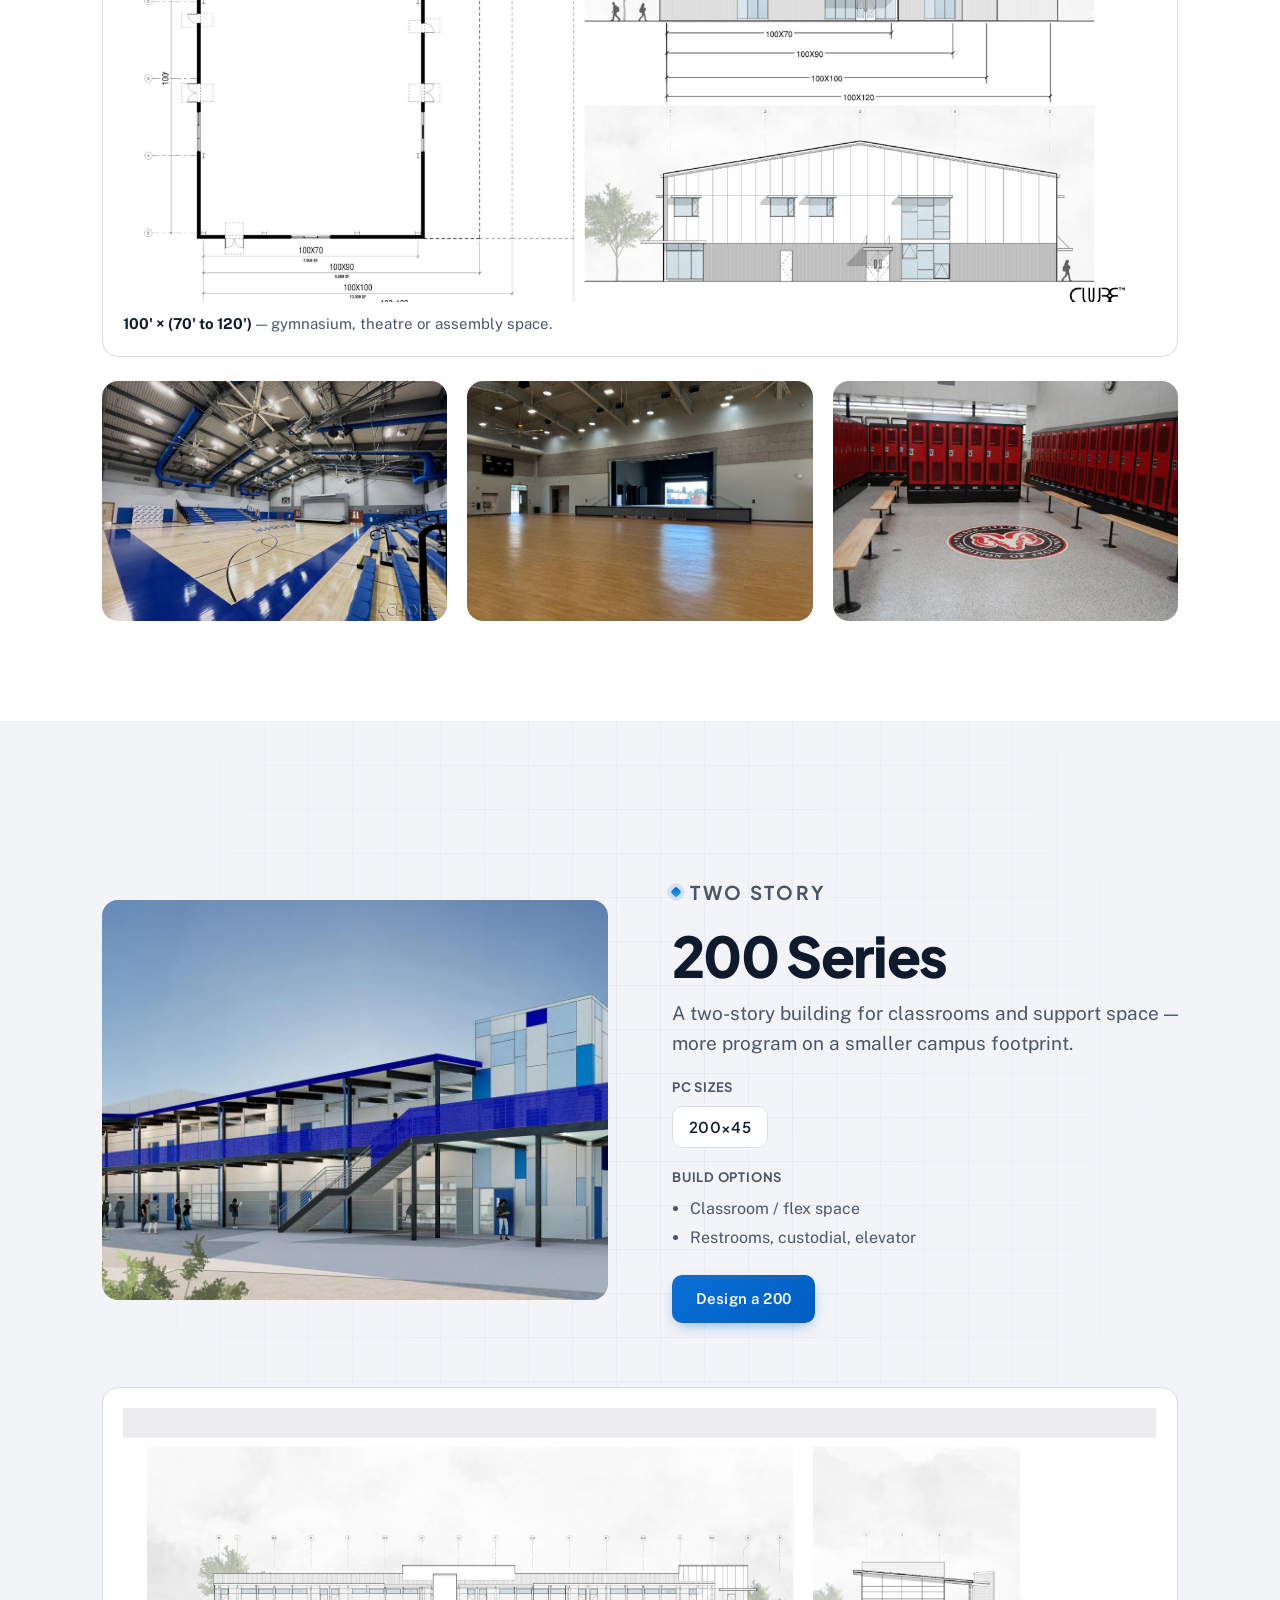
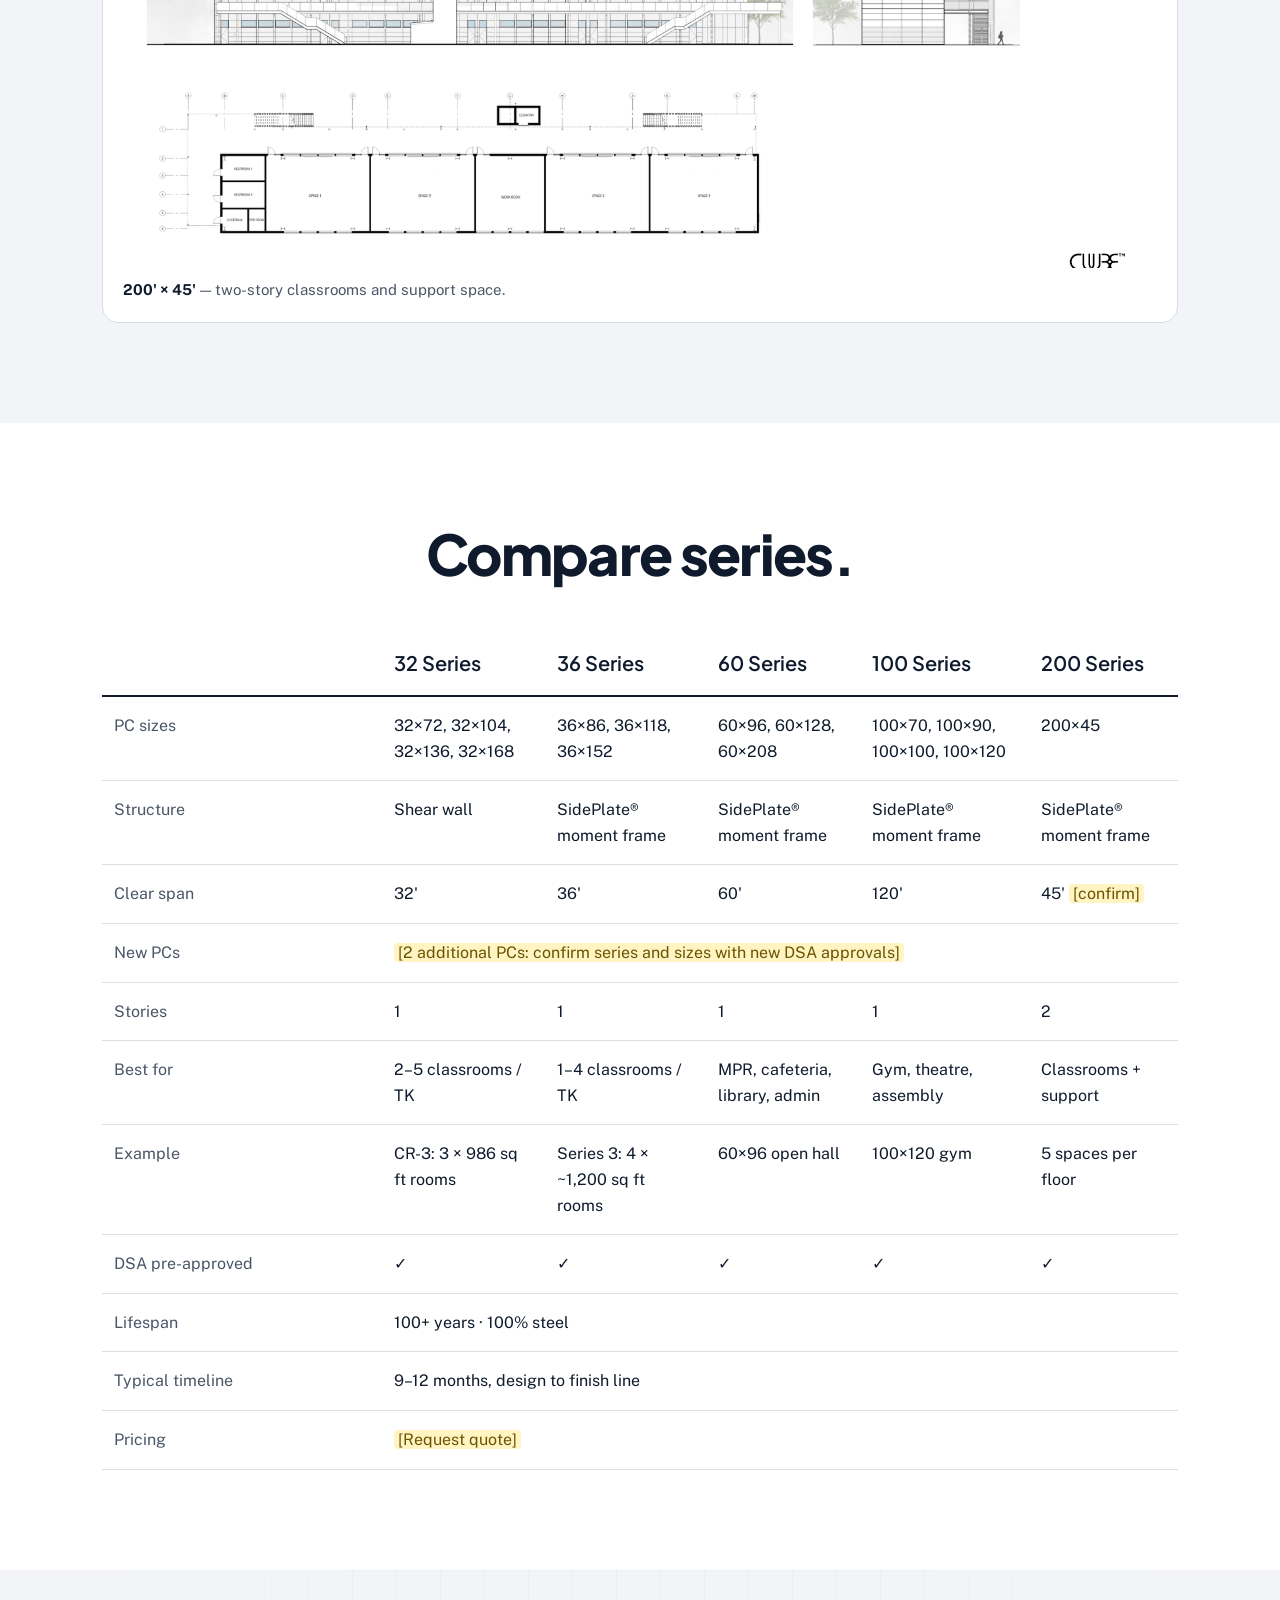
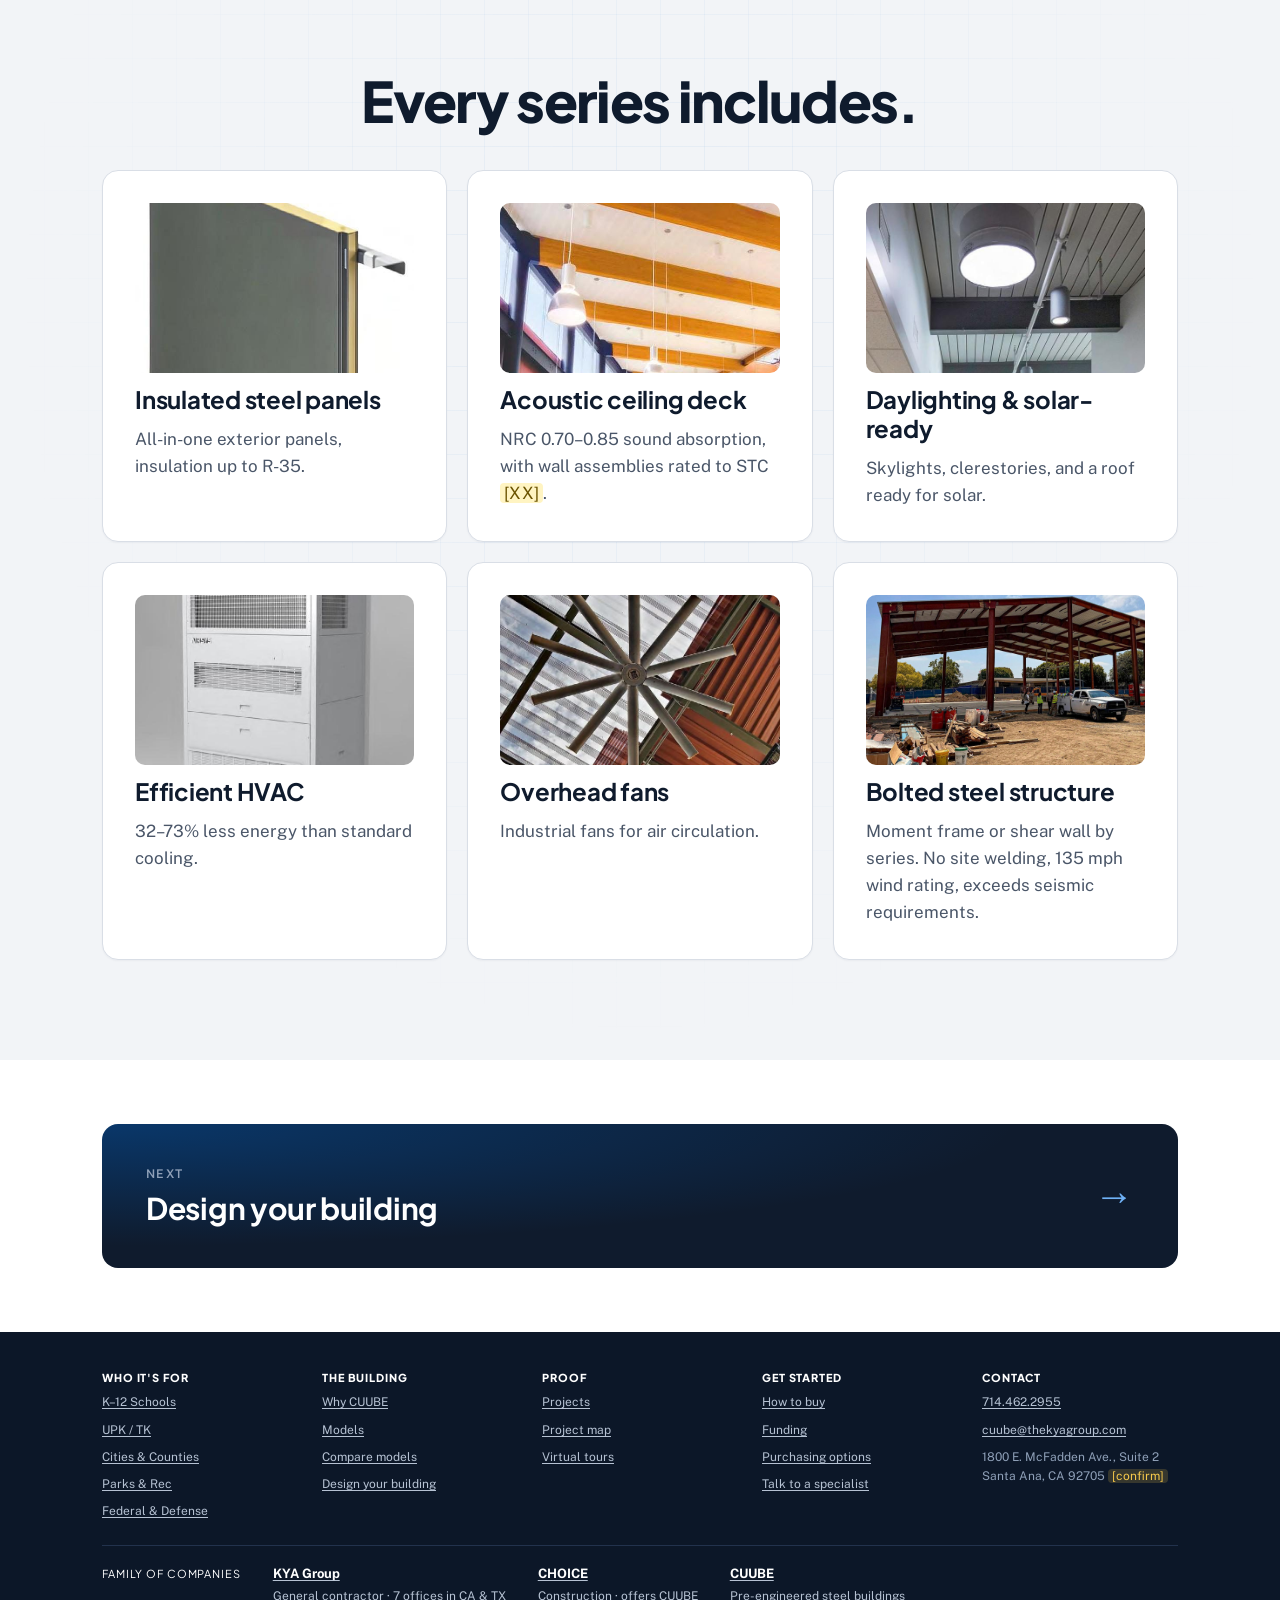
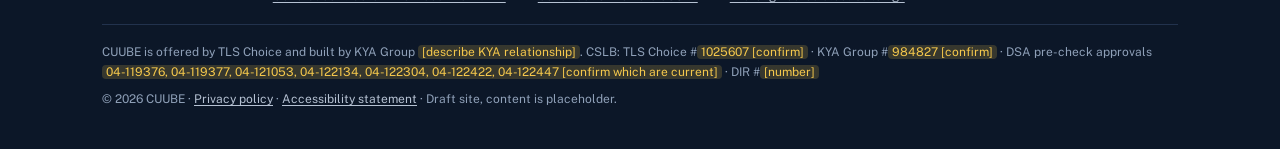
<file: models.html>
<!doctype html>
<html lang="en">
<head>
<meta charset="utf-8"><meta name="viewport" content="width=device-width, initial-scale=1">
<title>CUUBE Series</title>
<meta name="description" content="Five CUUBE series, from 32 ft classroom buildings to 100 ft clear-span gyms. Compare sizes and plans.">
<meta property="og:type" content="website">
<meta property="og:site_name" content="CUUBE">
<meta property="og:title" content="CUUBE Series">
<meta property="og:description" content="Five CUUBE series, from 32 ft classroom buildings to 100 ft clear-span gyms. Compare sizes and plans.">
<meta property="og:url" content="https://boomboomllc.github.io/cuube-draft/models.html">
<meta property="og:image" content="https://boomboomllc.github.io/cuube-draft/assets/img/series-60.jpg">
<meta name="twitter:card" content="summary_large_image">
<link rel="icon" href="assets/img/favicon.png">
<link rel="stylesheet" href="assets/style.css">
</head>
<body data-page="models">

<div class="lnav"><div class="wrap">
  <span class="title">Series</span>
  <a href="#lineup">Lineup</a><a href="#s32">32</a><a href="#s36">36</a><a href="#s60">60</a><a href="#s100">100</a><a href="#s200">200</a><a href="#compare">Compare</a>
  <a class="btn sm" href="#compare">Compare series</a>
</div></div>

<section class="center">
  <div class="wrap">
    <h1>Five series.<br>Dozens of sizes.</h1>
    <p class="sub">Every CUUBE series is 100% steel, DSA pre-approved, and 100% customizable. Pick a series, then pick the size that fits.</p>
    <p class="note"><span class="tbd">[2 new PCs pending: add series, sizes and DSA numbers once confirmed against the new DSA approvals]</span></p>
    <div class="grid g5" id="lineup">
      <a class="card model reveal" href="#s32"><img class="ph sq" src="assets/img/series-32.jpg" alt="32 Series classroom building"><span class="badge">Bestseller</span><h3>32 Series</h3><span class="size">32' wide · 4 sizes</span><span class="link">2–5 classrooms</span></a>
      <a class="card model reveal" href="#s36"><img class="ph sq" src="assets/img/series-36.jpg" alt="36 Series classroom building"><span class="badge">Bestseller</span><h3>36 Series</h3><span class="size">36' wide · 3 sizes</span><span class="link">1–4 classrooms</span></a>
      <a class="card model reveal" href="#s60"><img class="ph sq" src="assets/img/series-60.jpg" alt="60 Series multipurpose building"><span class="badge">&nbsp;</span><h3>60 Series</h3><span class="size">60' wide · 3 sizes</span><span class="link">MPR / flex space</span></a>
      <a class="card model reveal" href="#s100"><img class="ph sq" src="assets/img/series-100.jpg" alt="100 Series gymnasium at dusk"><span class="badge">Largest clear span</span><h3>100 Series</h3><span class="size">100' wide · 4 sizes</span><span class="link">Gym / assembly</span></a>
      <a class="card model reveal" href="#s200"><img class="ph sq" src="assets/img/series-200.jpg" alt="200 Series two-story building"><span class="badge">Two story</span><h3>200 Series</h3><span class="size">200' × 45'</span><span class="link">Classrooms / support</span></a>
    </div>
    <p style="margin-top:24px;color:var(--ink-2)">Not sure? <a href="how-to-buy.html#contact">Talk to a specialist</a></p>
  </div>
</section>

<!-- 32 -->
<section id="s32" class="alt series">
  <div class="wrap">
    <div class="feature reveal">
      <img class="ph tall" src="assets/img/series-32.jpg" alt="32 Series building exterior">
      <div>
        <p class="eyebrow">Bestseller · Classrooms</p>
        <h2>32 Series</h2>
        <p>Rows of 2 to 5 classrooms and/or TK, with support rooms built in. Layouts available mirrored.</p>
        <h3 class="h4">PC sizes</h3>
        <div class="sizes"><a href="design.html?model=32x72">32×72</a><a href="design.html?model=32x104">32×104</a><a href="design.html?model=32x136">32×136</a><a href="design.html?model=32x168">32×168</a></div>
        <h3 class="h4">Build options</h3>
        <ul class="opts-list"><li>2 to 5 classrooms and/or TK</li><li>Classrooms with single restroom</li><li>Storage room / support space</li><li>Restroom</li><li>Electrical room</li><li>Fire sprinkler / custodial room</li></ul>
        <a class="btn" href="design.html?model=32x104">Design a 32</a>
      </div>
    </div>
    <figure class="plan reveal"><img src="assets/img/plan-32.png" alt="32 Series CR-3 elevation and floor plan"><figcaption><b>Model CR-3 · 32' × 104'</b> — 3 classrooms at 986 sq ft each, plus data/electrical, FSR and storage rooms.</figcaption></figure>
  </div>
</section>

<!-- 36 -->
<section id="s36" class="series">
  <div class="wrap">
    <div class="feature flip reveal">
      <img class="ph tall" src="assets/img/series-36.jpg" alt="36 Series building with playground">
      <div>
        <p class="eyebrow">Bestseller · Classrooms</p>
        <h2>36 Series</h2>
        <p>Larger classrooms — up to 1,200 sq ft each — with a signature sloped roof and clerestory daylight.</p>
        <h3 class="h4">PC sizes</h3>
        <div class="sizes"><a href="design.html?model=36x86">36×86</a><a href="design.html?model=36x118">36×118</a><a href="design.html?model=36x152">36×152</a></div>
        <h3 class="h4">Build options</h3>
        <ul class="opts-list"><li>1 to 4 classrooms and/or TK</li><li>Storage room / support space</li><li>Restroom</li><li>Electrical room</li><li>Fire sprinkler / custodial room</li></ul>
        <a class="btn" href="design.html?model=36x152">Design a 36</a>
      </div>
    </div>
    <figure class="plan reveal"><img src="assets/img/plan-36.png" alt="36 Series elevation and floor plan"><figcaption><b>Series 3 · 36' × 152'</b> — 4 classrooms (1,167–1,202 sq ft), data room and storage room.</figcaption></figure>
  </div>
</section>

<!-- 60 -->
<section id="s60" class="alt series">
  <div class="wrap">
    <div class="feature reveal">
      <img class="ph tall" src="assets/img/series-60.jpg" alt="60 Series building aerial view">
      <div>
        <p class="eyebrow">Multipurpose · Flex</p>
        <h2>60 Series</h2>
        <p>One open, column-free volume for an MPR, cafeteria, library, flex classroom or administrative space. Fully customizable.</p>
        <h3 class="h4">PC sizes</h3>
        <div class="sizes"><a href="design.html?model=60x96">60×96</a><a href="design.html?model=60x128">60×128</a><a href="design.html?model=60x208">60×208</a></div>
        <h3 class="h4">Build options</h3>
        <ul class="opts-list"><li>1 MPR / flex / classroom space</li><li>Full-service kitchen, stage, restrooms</li></ul>
        <a class="btn" href="design.html?model=60x128">Design a 60</a>
      </div>
    </div>
    <figure class="plan reveal"><img src="assets/img/plan-60.png" alt="60 Series elevation and floor plan showing 96, 128 and 208 foot lengths"><figcaption><b>60' × (96' to 208')</b> — classroom, administrative or common space.</figcaption></figure>
    <div class="grid g3 gallery reveal">
      <img src="assets/img/vail-60.jpg" alt="60 Series interior at Vail Elementary">
      <img src="assets/img/sierra-vista.jpg" alt="Sierra Vista Elementary cafeteria interior">
      <img src="assets/img/int-kitchen.jpg" alt="Full-service kitchen">
    </div>
  </div>
</section>

<!-- 100 -->
<section id="s100" class="series">
  <div class="wrap">
    <div class="feature flip reveal">
      <img class="ph tall" src="assets/img/series-100.jpg" alt="100 Series gymnasium exterior at dusk">
      <div>
        <p class="eyebrow">Gym · Theatre · Assembly</p>
        <h2>100 Series</h2>
        <p>A clear span of up to 120 feet for gymnasiums, theatres and assembly halls, with room for bleachers and a raised stage.</p>
        <h3 class="h4">PC sizes</h3>
        <div class="sizes"><a href="design.html?model=100x70">100×70</a><a href="design.html?model=100x90">100×90</a><a href="design.html?model=100x100">100×100</a><a href="design.html?model=100x120">100×120</a></div>
        <h3 class="h4">Build options</h3>
        <ul class="opts-list"><li>1 gymnasium / flex space</li><li>Locker rooms, stage, bleachers</li></ul>
        <a class="btn" href="design.html?model=100x100">Design a 100</a>
      </div>
    </div>
    <figure class="plan reveal"><img src="assets/img/plan-100.png" alt="100 Series floor plan and elevations"><figcaption><b>100' × (70' to 120')</b> — gymnasium, theatre or assembly space.</figcaption></figure>
    <div class="grid g3 gallery reveal">
      <img src="assets/img/int-gym.jpg" alt="Gymnasium with bleachers">
      <img src="assets/img/nicolas-stage.jpg" alt="Nicolas Middle School 100 Series double-sided stage">
      <img src="assets/img/int-lockers.jpg" alt="Locker room">
    </div>
  </div>
</section>

<!-- 200 -->
<section id="s200" class="alt series">
  <div class="wrap">
    <div class="feature reveal">
      <img class="ph tall" src="assets/img/series-200.jpg" alt="200 Series two-story building with exterior stair">
      <div>
        <p class="eyebrow">Two story</p>
        <h2>200 Series</h2>
        <p>A two-story building for classrooms and support space — more program on a smaller campus footprint.</p>
        <h3 class="h4">PC sizes</h3>
        <div class="sizes"><a href="design.html?model=200x45">200×45</a></div>
        <h3 class="h4">Build options</h3>
        <ul class="opts-list"><li>Classroom / flex space</li><li>Restrooms, custodial, elevator</li></ul>
        <a class="btn" href="design.html?model=200x45">Design a 200</a>
      </div>
    </div>
    <figure class="plan reveal"><img src="assets/img/plan-200.png" alt="200 Series elevations and floor plan"><figcaption><b>200' × 45'</b> — two-story classrooms and support space.</figcaption></figure>
  </div>
</section>

<section id="compare">
  <div class="wrap">
    <div class="center"><h2>Compare series.</h2></div>
    <div class="table-scroll" tabindex="0" role="region" aria-label="Series comparison table">
    <table class="compare">
      <thead><tr><th><span class="sr-only">Feature</span></th><th>32 Series</th><th>36 Series</th><th>60 Series</th><th>100 Series</th><th>200 Series</th></tr></thead>
      <tbody>
        <tr><td>PC sizes</td><td>32×72, 32×104, 32×136, 32×168</td><td>36×86, 36×118, 36×152</td><td>60×96, 60×128, 60×208</td><td>100×70, 100×90, 100×100, 100×120</td><td>200×45</td></tr>
        <tr><td>Structure</td><td>Shear wall</td><td>SidePlate® moment frame</td><td>SidePlate® moment frame</td><td>SidePlate® moment frame</td><td>SidePlate® moment frame</td></tr>
        <tr><td>Clear span</td><td>32'</td><td>36'</td><td>60'</td><td>120'</td><td>45' <span class="tbd">[confirm]</span></td></tr>
        <tr><td>New PCs</td><td colspan="5"><span class="tbd">[2 additional PCs: confirm series and sizes with new DSA approvals]</span></td></tr>
        <tr><td>Stories</td><td>1</td><td>1</td><td>1</td><td>1</td><td>2</td></tr>
        <tr><td>Best for</td><td>2–5 classrooms / TK</td><td>1–4 classrooms / TK</td><td>MPR, cafeteria, library, admin</td><td>Gym, theatre, assembly</td><td>Classrooms + support</td></tr>
        <tr><td>Example</td><td>CR-3: 3 × 986 sq ft rooms</td><td>Series 3: 4 × ~1,200 sq ft rooms</td><td>60×96 open hall</td><td>100×120 gym</td><td>5 spaces per floor</td></tr>
        <tr><td>DSA pre-approved</td><td>✓</td><td>✓</td><td>✓</td><td>✓</td><td>✓</td></tr>
        <tr><td>Lifespan</td><td colspan="5">100+ years · 100% steel</td></tr>
        <tr><td>Typical timeline</td><td colspan="5">9–12 months, design to finish line</td></tr>
        <tr><td>Pricing</td><td colspan="5"><span class="tbd">[Request quote]</span></td></tr>
      </tbody>
    </table>
    </div>
  </div>
</section>

<section class="center alt">
  <div class="wrap">
    <h2>Every series includes.</h2>
    <div class="grid g3 incl" style="text-align:left;margin-top:40px">
      <div class="card"><img src="assets/img/panel.jpg" alt="Insulated exterior steel panel"><h3>Insulated steel panels</h3><p>All-in-one exterior panels, insulation up to R-35.</p></div>
      <div class="card"><img src="assets/img/ceiling.jpg" alt="Acoustic ceiling deck"><h3>Acoustic ceiling deck</h3><p>NRC 0.70–0.85 sound absorption, with wall assemblies rated to STC <span class="tbd">[XX]</span>.</p></div>
      <div class="card"><img src="assets/img/skylight.jpg" alt="Daylighting skylight"><h3>Daylighting & solar-ready</h3><p>Skylights, clerestories, and a roof ready for solar.</p></div>
      <div class="card"><img src="assets/img/hvac.jpg" alt="Energy-efficient HVAC unit"><h3>Efficient HVAC</h3><p>32–73% less energy than standard cooling.</p></div>
      <div class="card"><img src="assets/img/fan.jpg" alt="Industrial overhead fan"><h3>Overhead fans</h3><p>Industrial fans for air circulation.</p></div>
      <div class="card"><img src="assets/img/frame.jpg" alt="Bolted steel frame under construction"><h3>Bolted steel structure</h3><p>Moment frame or shear wall by series. No site welding, 135 mph wind rating, exceeds seismic requirements.</p></div>
    </div>
  </div>
</section>

<section class="tight">
  <div class="wrap"><a class="next" href="design.html"><div><small>Next</small><h3>Design your building</h3></div><span class="arrow">→</span></a></div>
</section>

<script src="assets/site.js"></script>
</body>
</html>
</file>
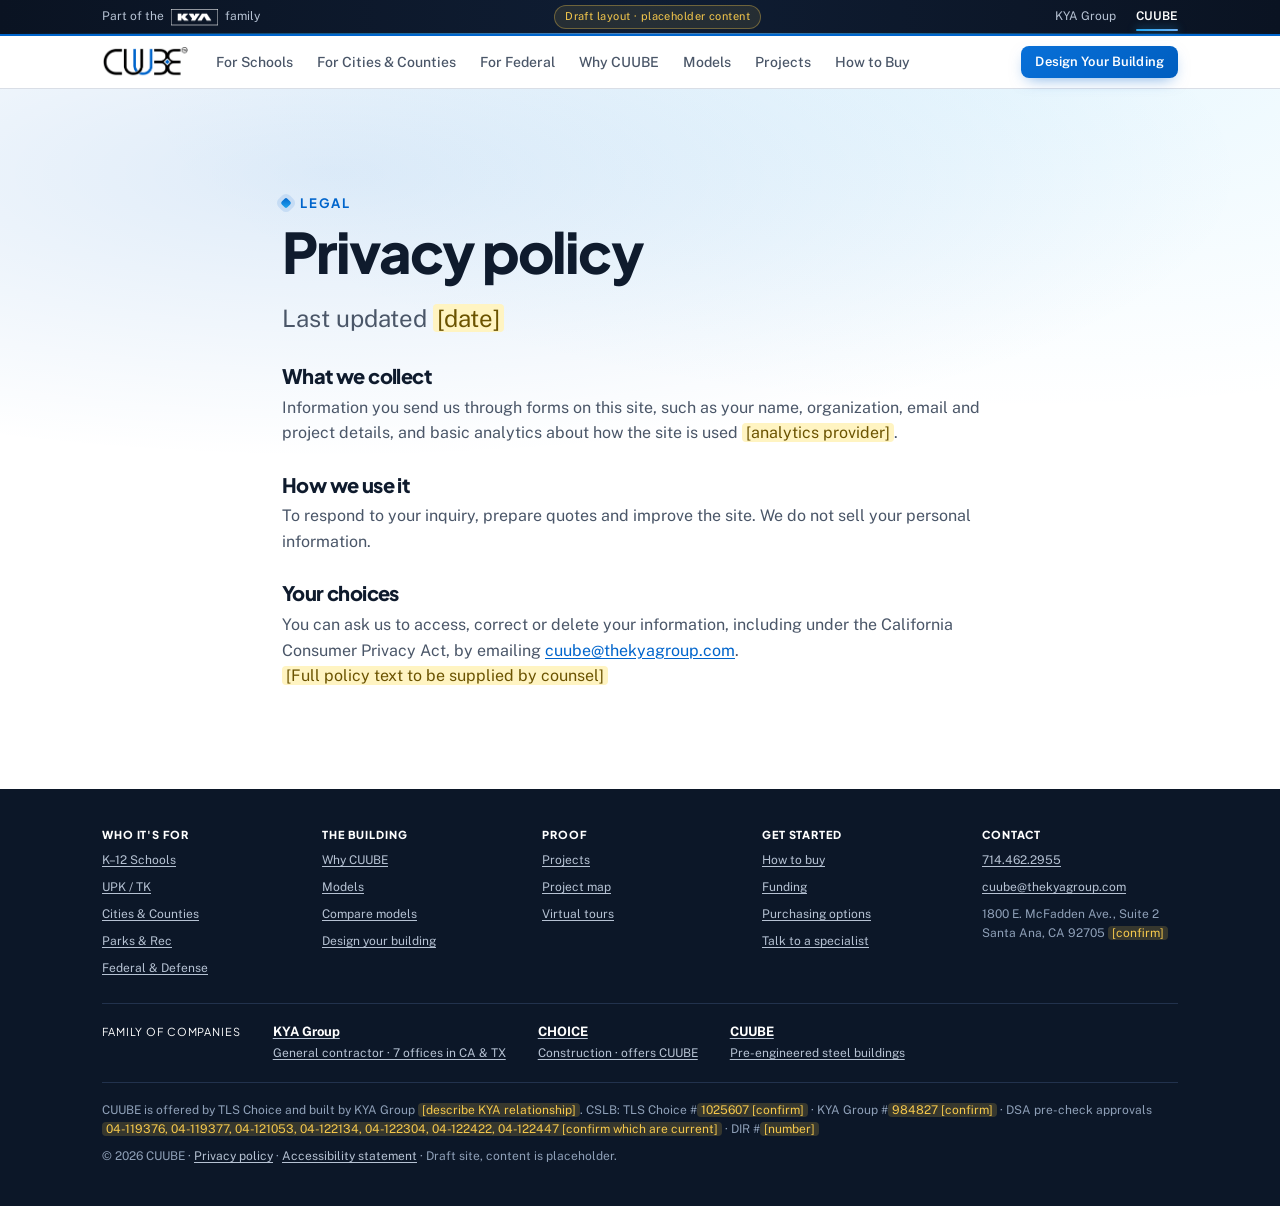
<file: privacy.html>
<!doctype html>
<html lang="en">
<head>
<meta charset="utf-8"><meta name="viewport" content="width=device-width, initial-scale=1">
<title>Privacy policy — CUUBE</title>
<meta name="description" content="How CUUBE collects and uses information submitted through this site.">
<meta property="og:type" content="website">
<meta property="og:site_name" content="CUUBE">
<meta property="og:title" content="Privacy policy — CUUBE">
<meta property="og:description" content="How CUUBE collects and uses information submitted through this site.">
<meta property="og:url" content="https://boomboomllc.github.io/cuube-draft/privacy.html">
<meta property="og:image" content="https://boomboomllc.github.io/cuube-draft/assets/img/hero.jpg">
<meta name="twitter:card" content="summary_large_image">
<link rel="icon" href="assets/img/favicon.png">
<link rel="stylesheet" href="assets/style.css">
</head>
<body data-page="">

<section>
  <div class="wrap" style="max-width:760px">
    <p class="eyebrow">Legal</p>
    <h1 style="font-size:clamp(36px,5vw,56px)">Privacy policy</h1>
    <p class="sub" style="margin-left:0">Last updated <span class="tbd">[date]</span></p>
    <div class="legal-body">
      <h2 class="lh">What we collect</h2><p>Information you send us through forms on this site, such as your name, organization, email and project details, and basic analytics about how the site is used <span class="tbd">[analytics provider]</span>.</p>
      <h2 class="lh">How we use it</h2><p>To respond to your inquiry, prepare quotes and improve the site. We do not sell your personal information.</p>
      <h2 class="lh">Your choices</h2><p>You can ask us to access, correct or delete your information, including under the California Consumer Privacy Act, by emailing <a href="mailto:cuube@thekyagroup.com">cuube@thekyagroup.com</a>.</p>
      <p><span class="tbd">[Full policy text to be supplied by counsel]</span></p>
    </div>
  </div>
</section>

<script src="assets/site.js"></script>
</body>
</html>
</file>
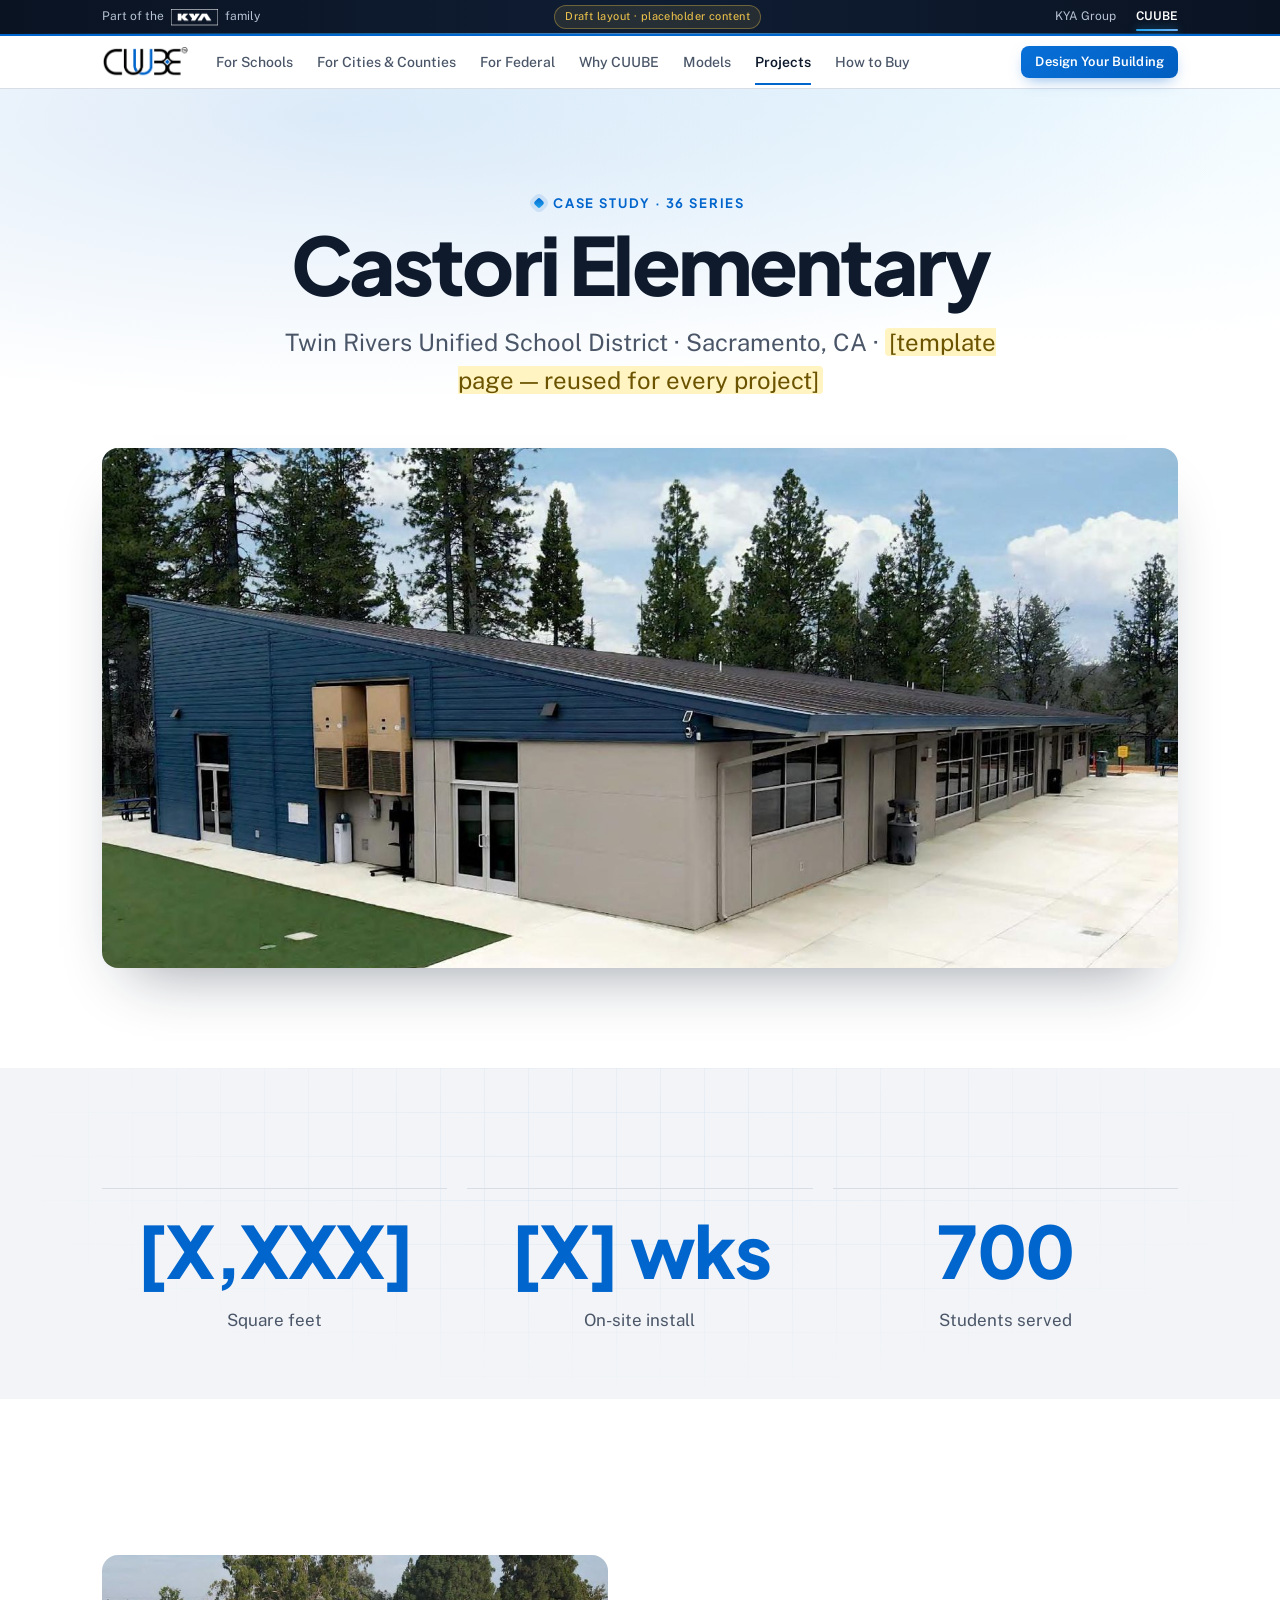
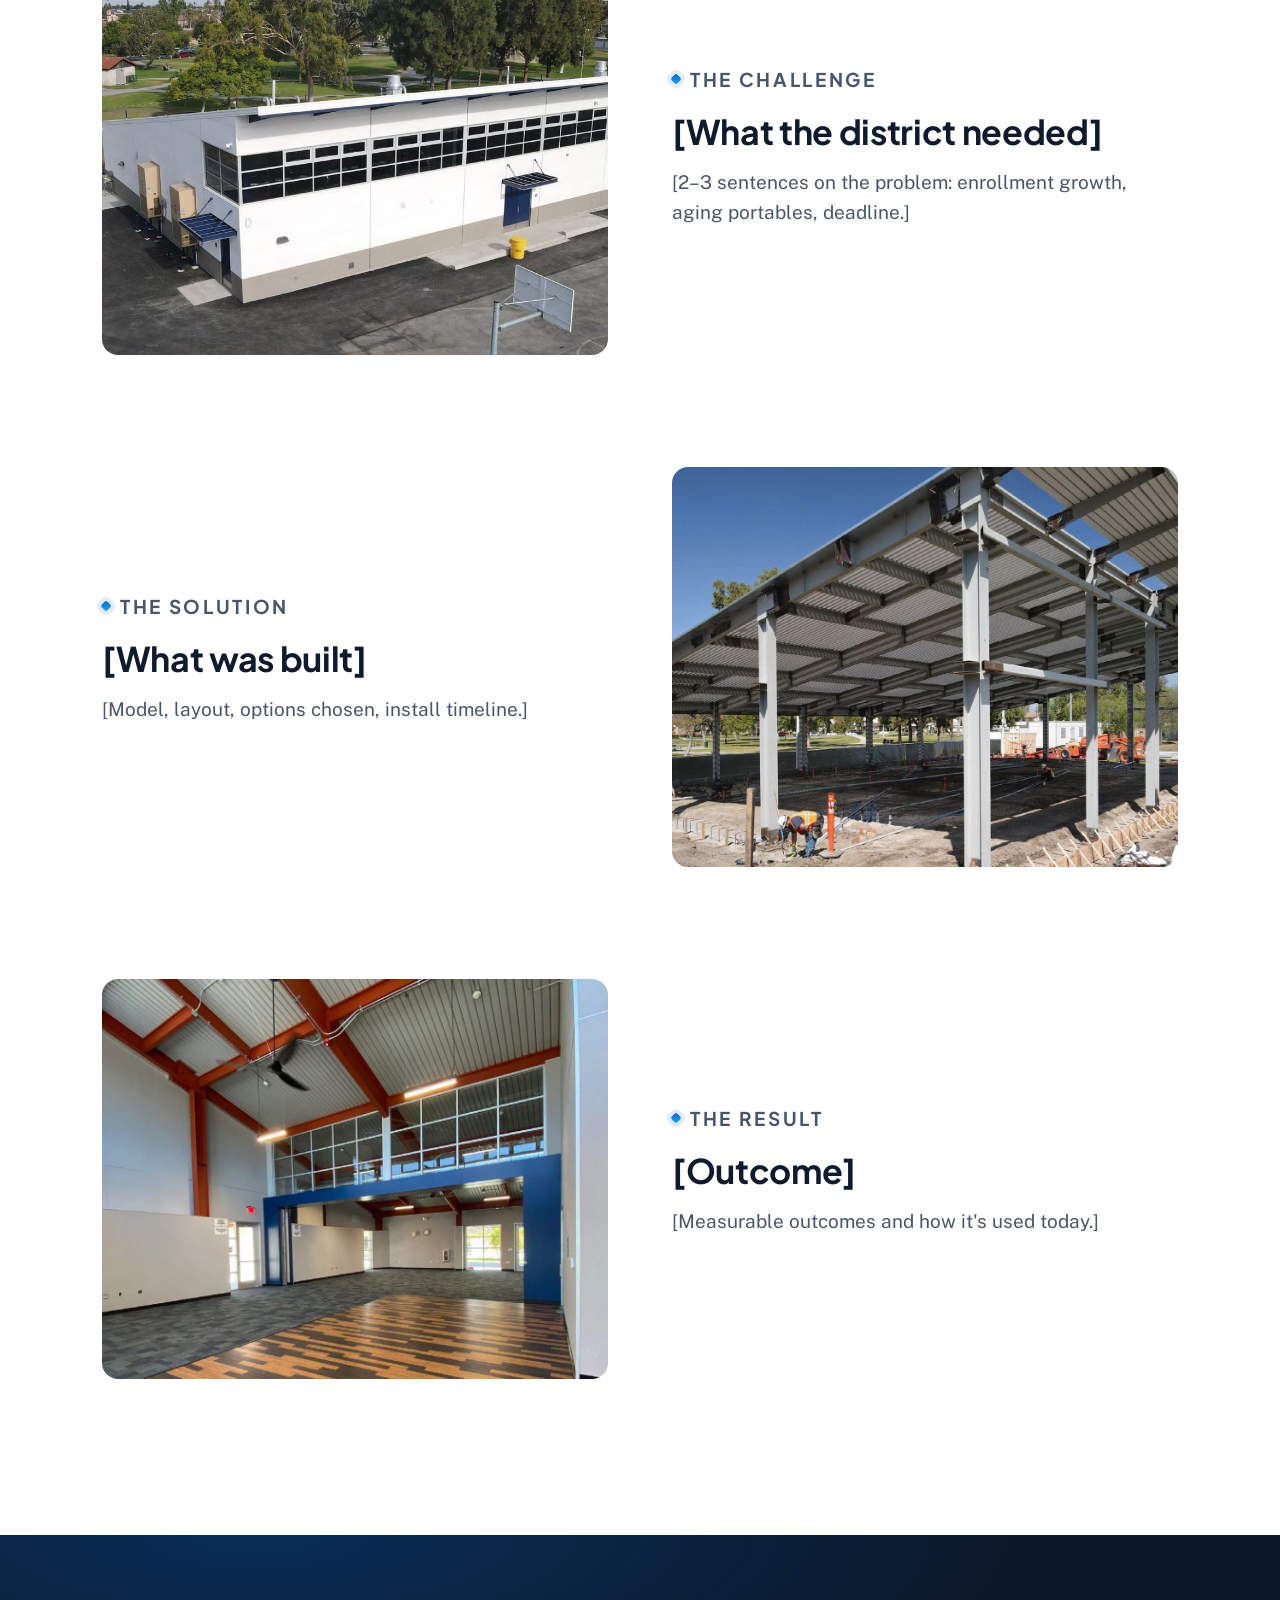
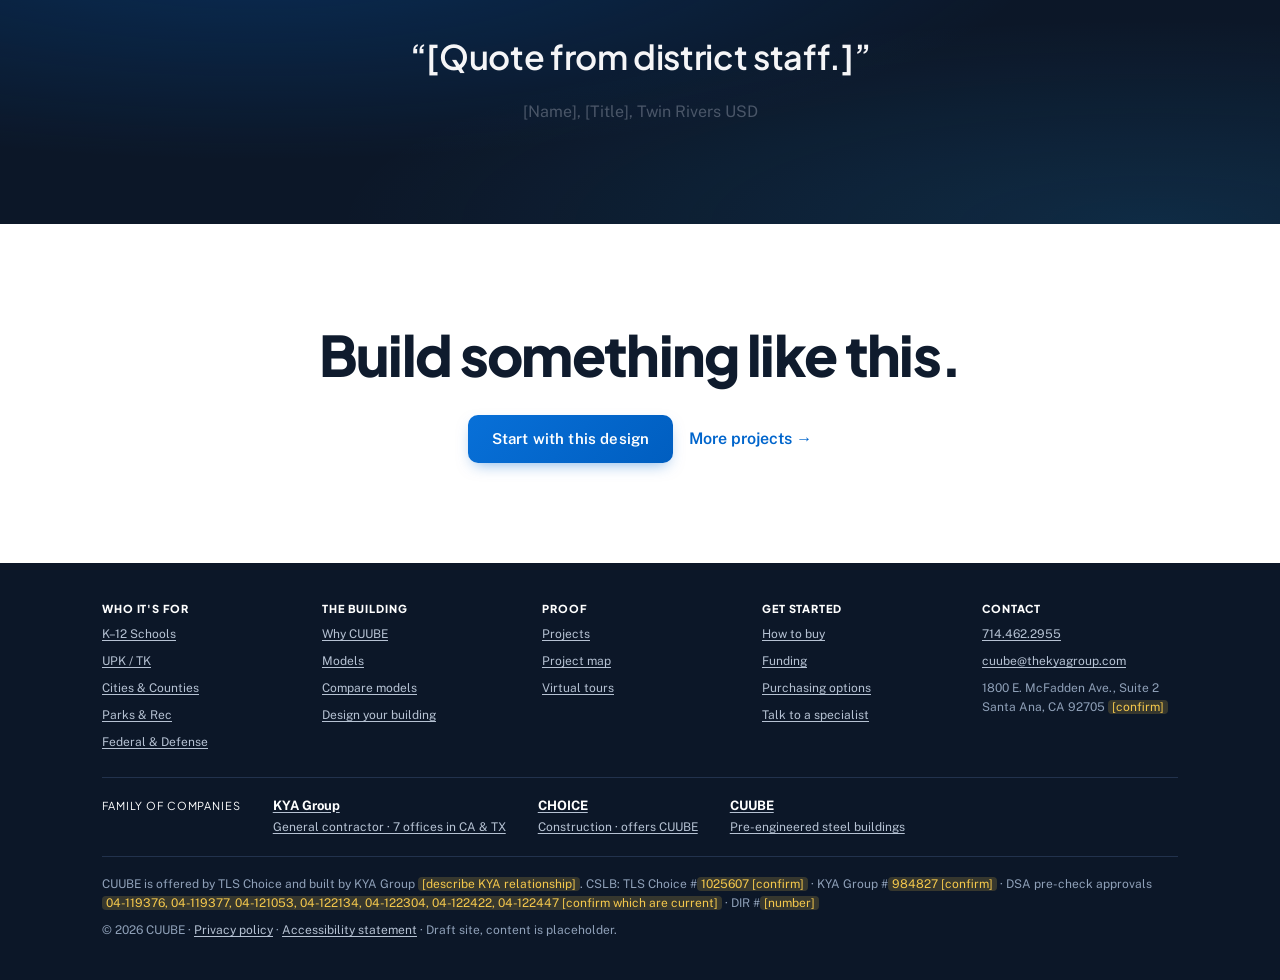
<file: project.html>
<!doctype html>
<html lang="en">
<head>
<meta charset="utf-8"><meta name="viewport" content="width=device-width, initial-scale=1">
<title>Castori Elementary — CUUBE Project</title>
<meta name="description" content="A CUUBE project story: the need, the building and the result.">
<meta property="og:type" content="website">
<meta property="og:site_name" content="CUUBE">
<meta property="og:title" content="Castori Elementary — CUUBE Project">
<meta property="og:description" content="A CUUBE project story: the need, the building and the result.">
<meta property="og:url" content="https://boomboomllc.github.io/cuube-draft/project.html">
<meta property="og:image" content="https://boomboomllc.github.io/cuube-draft/assets/img/series-36.jpg">
<meta name="twitter:card" content="summary_large_image">
<link rel="icon" href="assets/img/favicon.png">
<link rel="stylesheet" href="assets/style.css">
</head>
<body data-page="projects">

<section class="center">
  <div class="wrap">
    <p class="eyebrow">Case Study · 36 Series</p>
    <h1>Castori Elementary</h1>
    <p class="sub">Twin Rivers Unified School District · Sacramento, CA · <span class="tbd">[template page — reused for every project]</span></p>
    <img class="ph hero" src="assets/img/woodridge.jpg" alt="Completed building">
  </div>
</section>

<section class="tight alt center">
  <div class="wrap">
    <div class="stats">
      <div class="stat"><b>[X,XXX]</b><span>Square feet</span></div>
      <div class="stat"><b>[X] wks</b><span>On-site install</span></div>
      <div class="stat"><b>700</b><span>Students served</span></div>
    </div>
  </div>
</section>

<section>
  <div class="wrap">
    <div class="feature reveal"><img class="ph tall" src="assets/img/gordon-beatty.jpg" alt="Before photo">
      <div><p class="eyebrow">The challenge</p><h3>[What the district needed]</h3><p>[2–3 sentences on the problem: enrollment growth, aging portables, deadline.]</p></div></div>
    <div class="feature flip reveal"><img class="ph tall" src="assets/img/frame-2.jpg" alt="Construction photo">
      <div><p class="eyebrow">The solution</p><h3>[What was built]</h3><p>[Model, layout, options chosen, install timeline.]</p></div></div>
    <div class="feature reveal"><img class="ph tall" src="assets/img/vail-int.jpg" alt="Interior in use">
      <div><p class="eyebrow">The result</p><h3>[Outcome]</h3><p>[Measurable outcomes and how it's used today.]</p></div></div>
  </div>
</section>

<section class="dark center">
  <div class="wrap">
    <blockquote>“[Quote from district staff.]”</blockquote>
    <cite>[Name], [Title], Twin Rivers USD</cite>
  </div>
</section>

<section class="center">
  <div class="wrap">
    <h2>Build something like this.</h2>
    <div class="cta-row"><a class="btn" href="design.html?sector=schools&amp;model=36x152&amp;use=classroom">Start with this design</a><a class="link" href="projects.html">More projects</a></div>
  </div>
</section>

<script src="assets/site.js"></script>
</body>
</html>
</file>
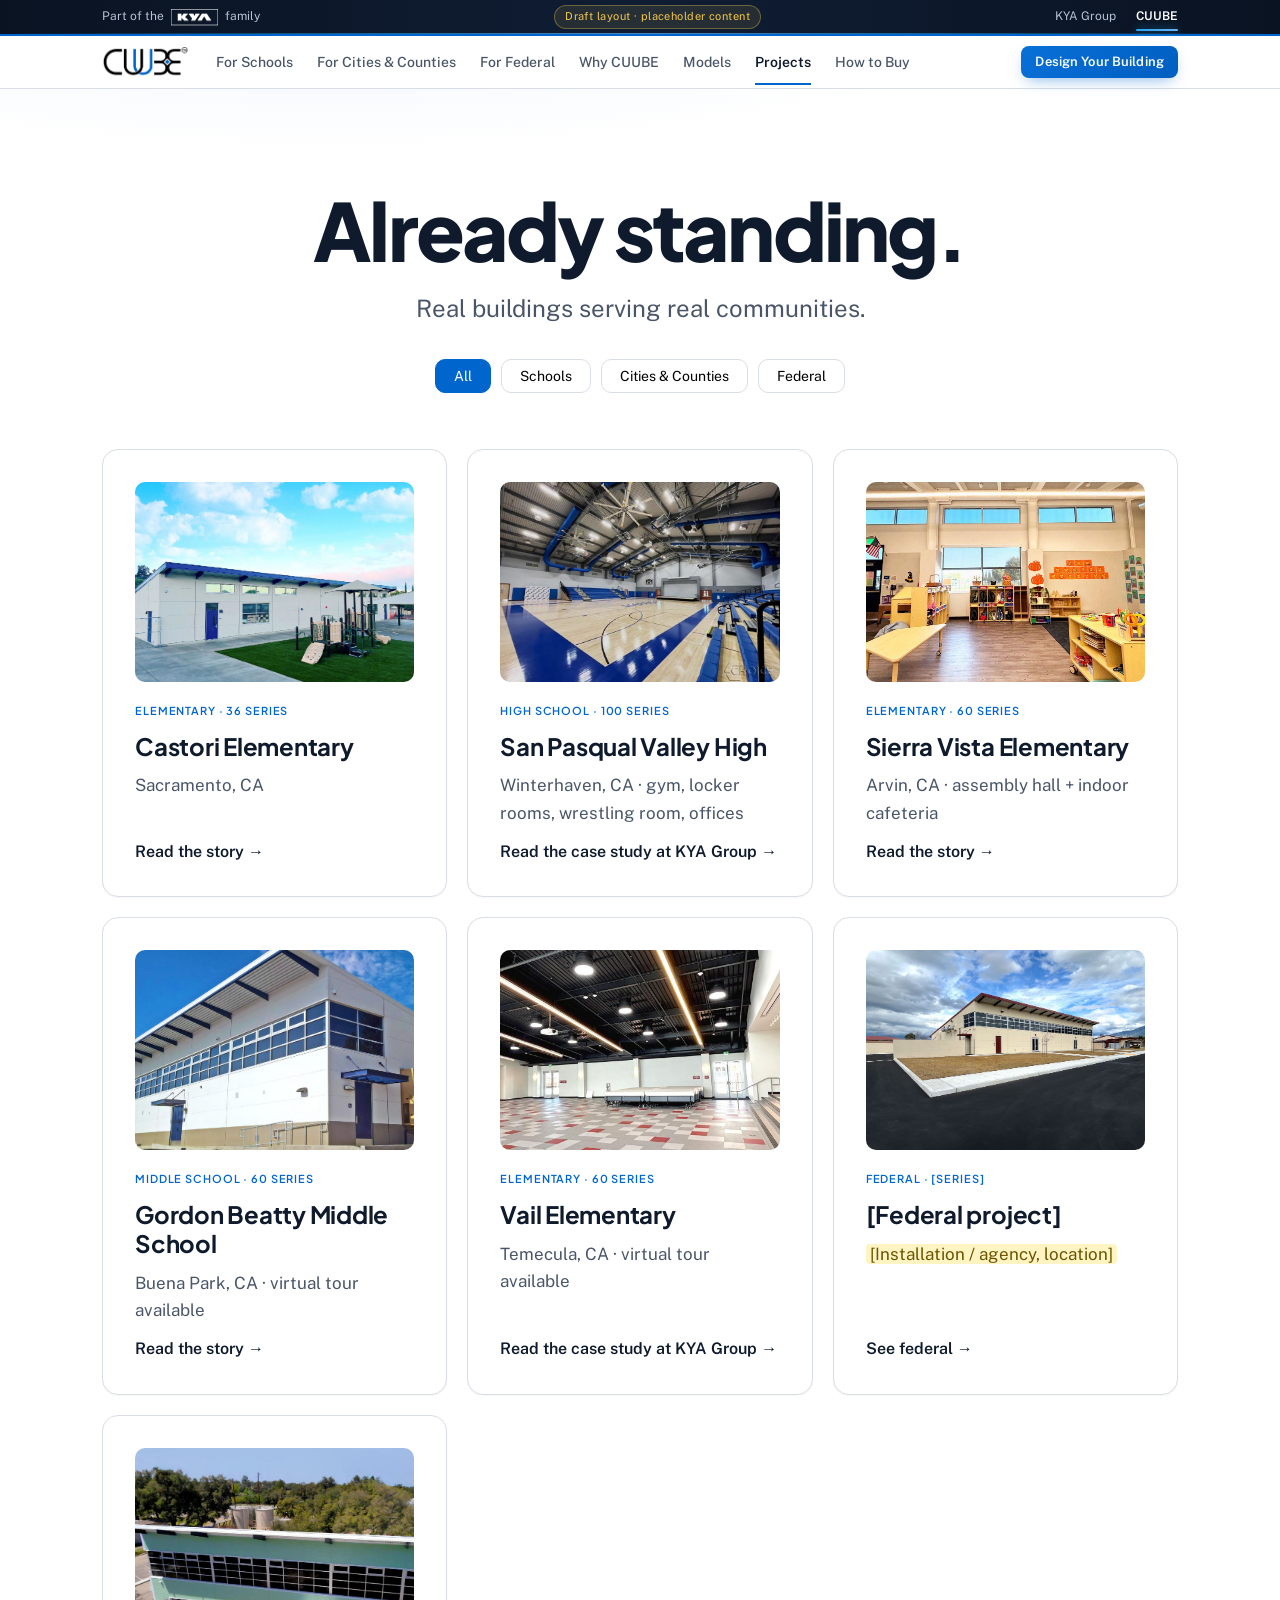
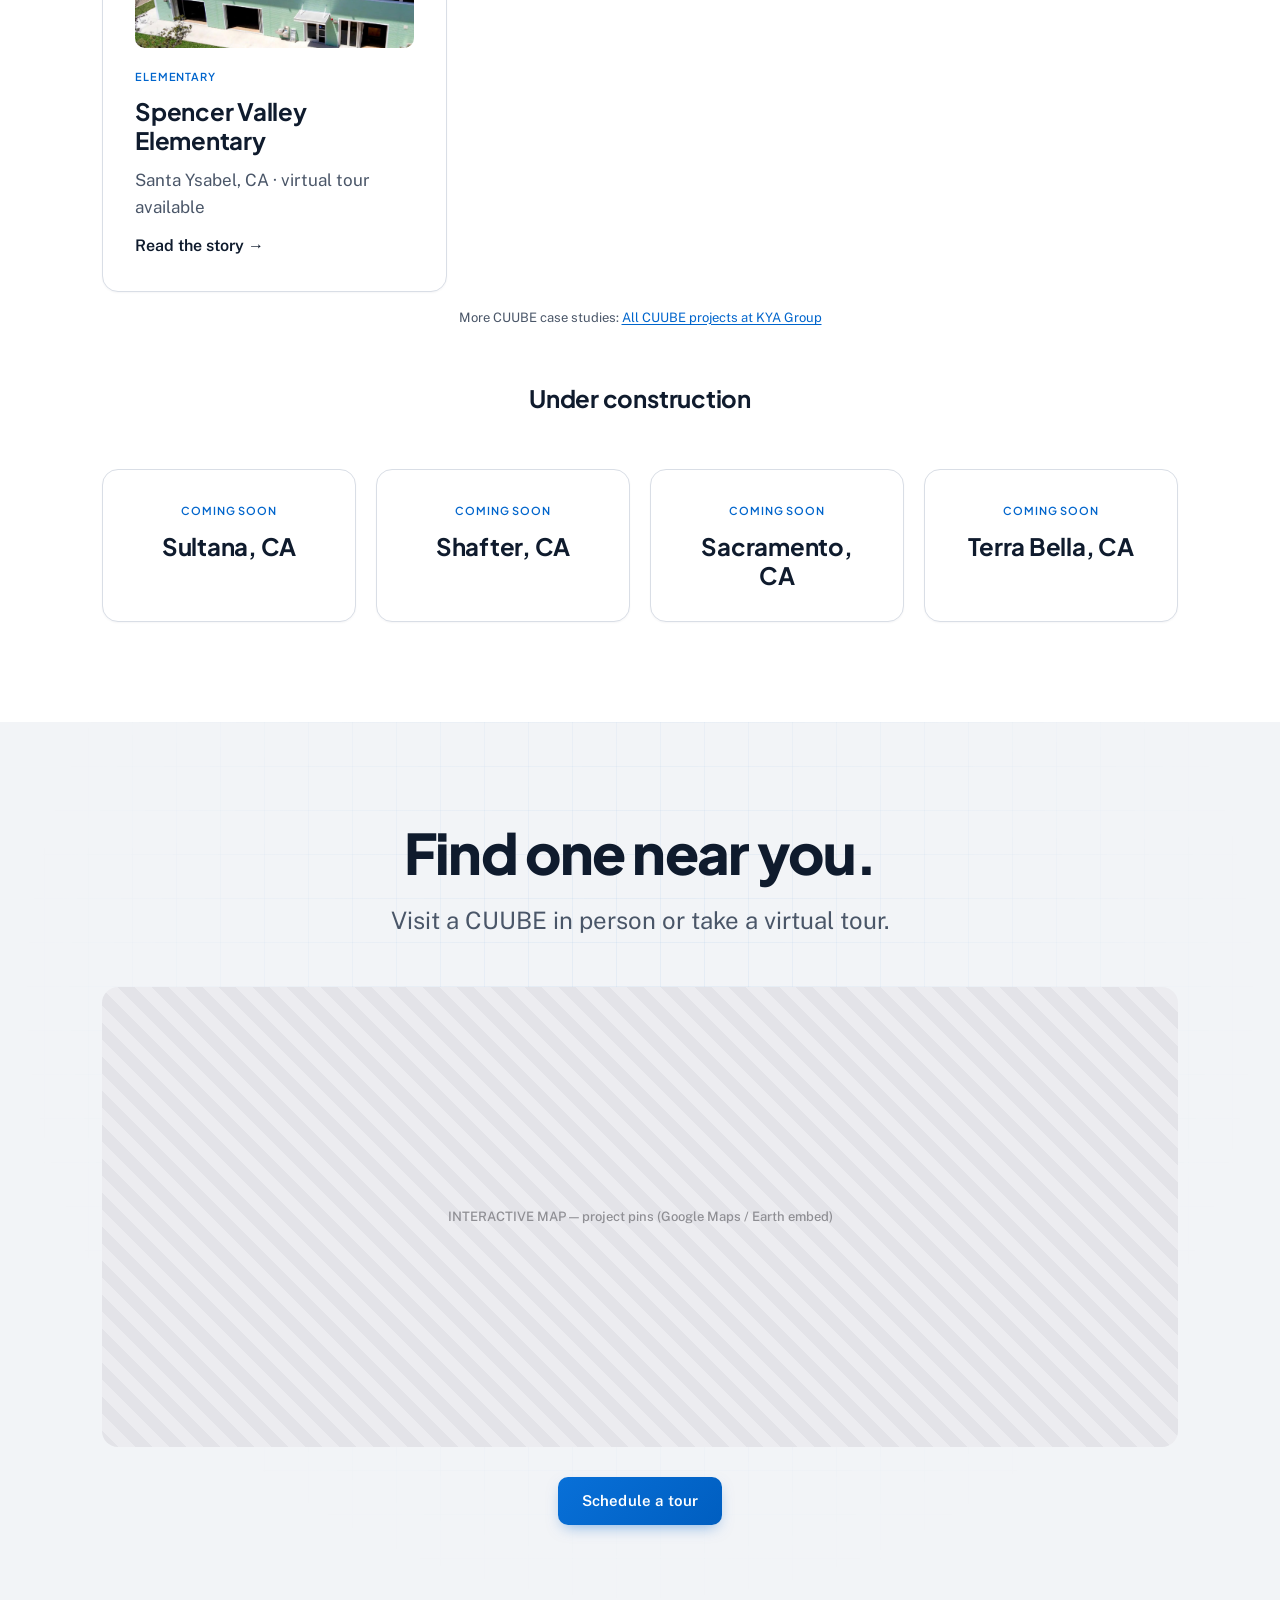
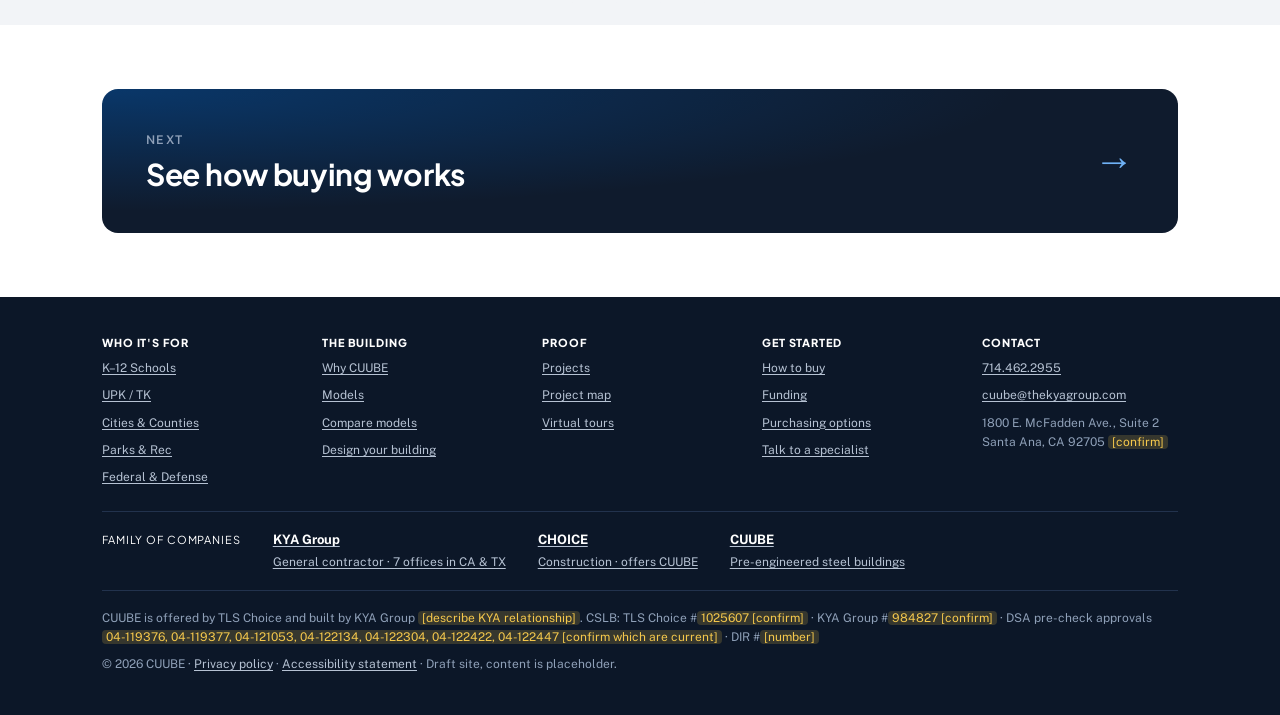
<file: projects.html>
<!doctype html>
<html lang="en">
<head>
<meta charset="utf-8"><meta name="viewport" content="width=device-width, initial-scale=1">
<title>CUUBE Projects</title>
<meta name="description" content="CUUBE buildings already standing at schools and communities across California.">
<meta property="og:type" content="website">
<meta property="og:site_name" content="CUUBE">
<meta property="og:title" content="CUUBE Projects">
<meta property="og:description" content="CUUBE buildings already standing at schools and communities across California.">
<meta property="og:url" content="https://boomboomllc.github.io/cuube-draft/projects.html">
<meta property="og:image" content="https://boomboomllc.github.io/cuube-draft/assets/img/sierra-vista.jpg">
<meta name="twitter:card" content="summary_large_image">
<link rel="icon" href="assets/img/favicon.png">
<link rel="stylesheet" href="assets/style.css">
</head>
<body data-page="projects">

<section class="center">
  <div class="wrap">
    <h1>Already standing.</h1>
    <p class="sub">Real buildings serving real communities.</p>
    <div class="chips">
      <button type="button" class="chip on" data-filter="all" aria-pressed="true">All</button>
      <button type="button" class="chip" data-filter="edu" aria-pressed="false">Schools</button>
      <button type="button" class="chip" data-filter="muni" aria-pressed="false">Cities & Counties</button>
      <button type="button" class="chip" data-filter="fed" aria-pressed="false">Federal</button>
    </div>
    <div class="grid g3" style="text-align:left">
      <a class="card reveal" data-cat="edu" href="project.html"><img class="ph" src="assets/img/series-36.jpg" alt="Castori Elementary"><span class="tag">Elementary · 36 Series</span><h3>Castori Elementary</h3><p>Sacramento, CA</p><span class="link">Read the story</span></a>
      <a class="card reveal" data-cat="edu" href="https://www.thekyagroup.com/projects/2023/02/19/cuube-sanpasqualvalleyhighschool?utm_source=cuube&amp;utm_medium=referral&amp;utm_campaign=projects" target="_blank" rel="noopener"><img class="ph" src="assets/img/int-gym.jpg" alt="San Pasqual Valley High"><span class="tag">High School · 100 Series</span><h3>San Pasqual Valley High</h3><p>Winterhaven, CA · gym, locker rooms, wrestling room, offices</p><span class="link">Read the case study at KYA Group<span class="sr-only"> (opens in a new tab)</span></span></a>
      <a class="card reveal" data-cat="edu" href="project.html"><img class="ph" src="assets/img/sierra-vista.jpg" alt="Sierra Vista Elementary"><span class="tag">Elementary · 60 Series</span><h3>Sierra Vista Elementary</h3><p>Arvin, CA · assembly hall + indoor cafeteria</p><span class="link">Read the story</span></a>
      <a class="card reveal" data-cat="edu" href="project.html"><img class="ph" src="assets/img/gordon-beatty-2.jpg" alt="Gordon Beatty Middle School"><span class="tag">Middle School · 60 Series</span><h3>Gordon Beatty Middle School</h3><p>Buena Park, CA · virtual tour available</p><span class="link">Read the story</span></a>
      <a class="card reveal" data-cat="edu" href="https://www.thekyagroup.com/projects/2024/02/15/cuube-vailelementaryschool?utm_source=cuube&amp;utm_medium=referral&amp;utm_campaign=projects" target="_blank" rel="noopener"><img class="ph" src="assets/img/vail-60.jpg" alt="Vail Elementary"><span class="tag">Elementary · 60 Series</span><h3>Vail Elementary</h3><p>Temecula, CA · virtual tour available</p><span class="link">Read the case study at KYA Group<span class="sr-only"> (opens in a new tab)</span></span></a>
      <a class="card reveal" data-cat="fed" href="federal.html"><img class="ph" src="assets/img/ext-aerial.jpg" alt="[Federal project]"><span class="tag">Federal · [Series]</span><h3>[Federal project]</h3><p><span class="tbd">[Installation / agency, location]</span></p><span class="link">See federal</span></a>
      <a class="card reveal" data-cat="edu" href="project.html"><img class="ph" src="assets/img/spencer-valley.jpg" alt="Spencer Valley Elementary"><span class="tag">Elementary</span><h3>Spencer Valley Elementary</h3><p>Santa Ysabel, CA · virtual tour available</p><span class="link">Read the story</span></a>
    </div>
    <p class="note">More CUUBE case studies: <a href="https://www.thekyagroup.com/projects?category=CUUBE&amp;utm_source=cuube&amp;utm_medium=referral&amp;utm_campaign=projects">All CUUBE projects at KYA Group</a></p>
    <h3 style="margin:56px 0 16px">Under construction</h3>
    <div class="grid g4 soon">
      <div class="card"><span class="tag">Coming soon</span><h3>Sultana, CA</h3></div>
      <div class="card"><span class="tag">Coming soon</span><h3>Shafter, CA</h3></div>
      <div class="card"><span class="tag">Coming soon</span><h3>Sacramento, CA</h3></div>
      <div class="card"><span class="tag">Coming soon</span><h3>Terra Bella, CA</h3></div>
    </div>
  </div>
</section>

<section id="map" class="alt center">
  <div class="wrap">
    <h2>Find one near you.</h2>
    <p class="sub">Visit a CUUBE in person or take a virtual tour.</p>
    <div class="ph hero">INTERACTIVE MAP — project pins (Google Maps / Earth embed)</div>
    <div class="cta-row"><a class="btn" href="how-to-buy.html#contact">Schedule a tour</a></div>
  </div>
</section>

<section class="tight">
  <div class="wrap"><a class="next" href="how-to-buy.html"><div><small>Next</small><h3>See how buying works</h3></div><span class="arrow">→</span></a></div>
</section>

<script src="assets/site.js"></script>
</body>
</html>
</file>
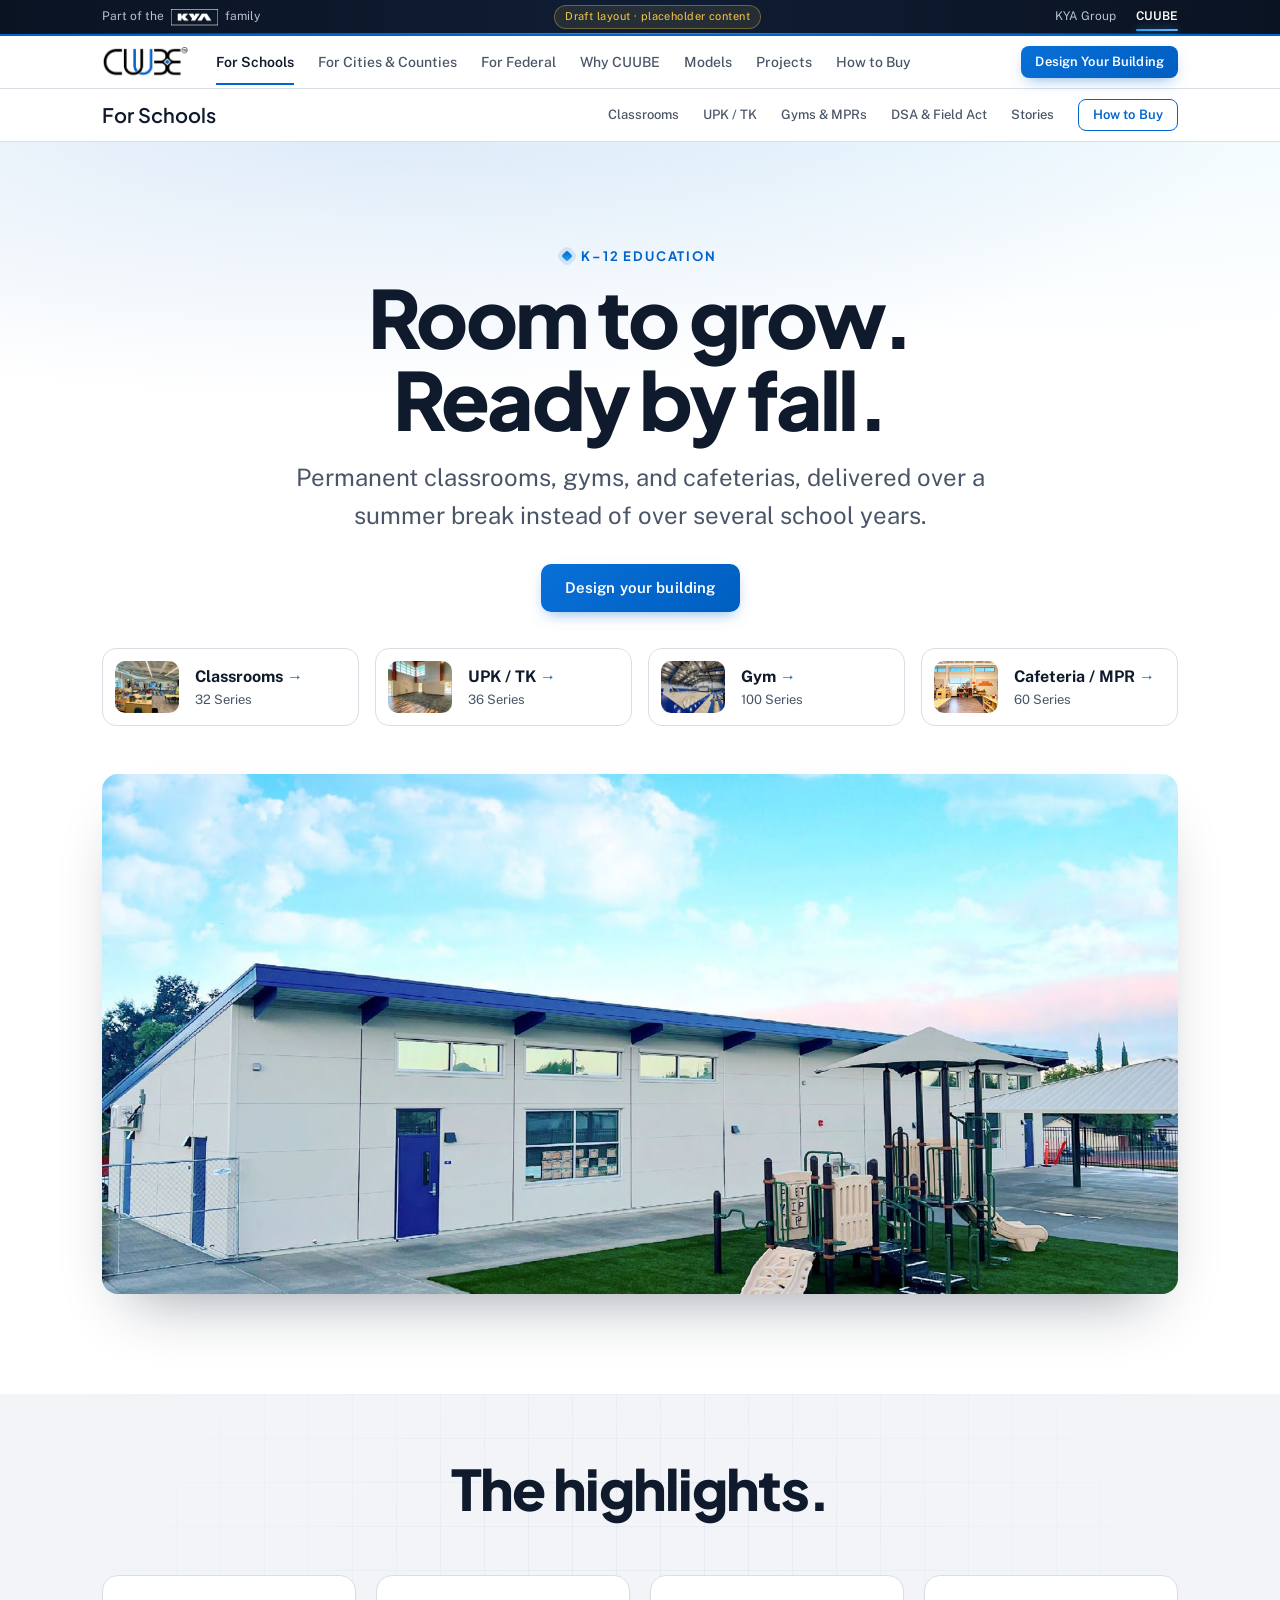
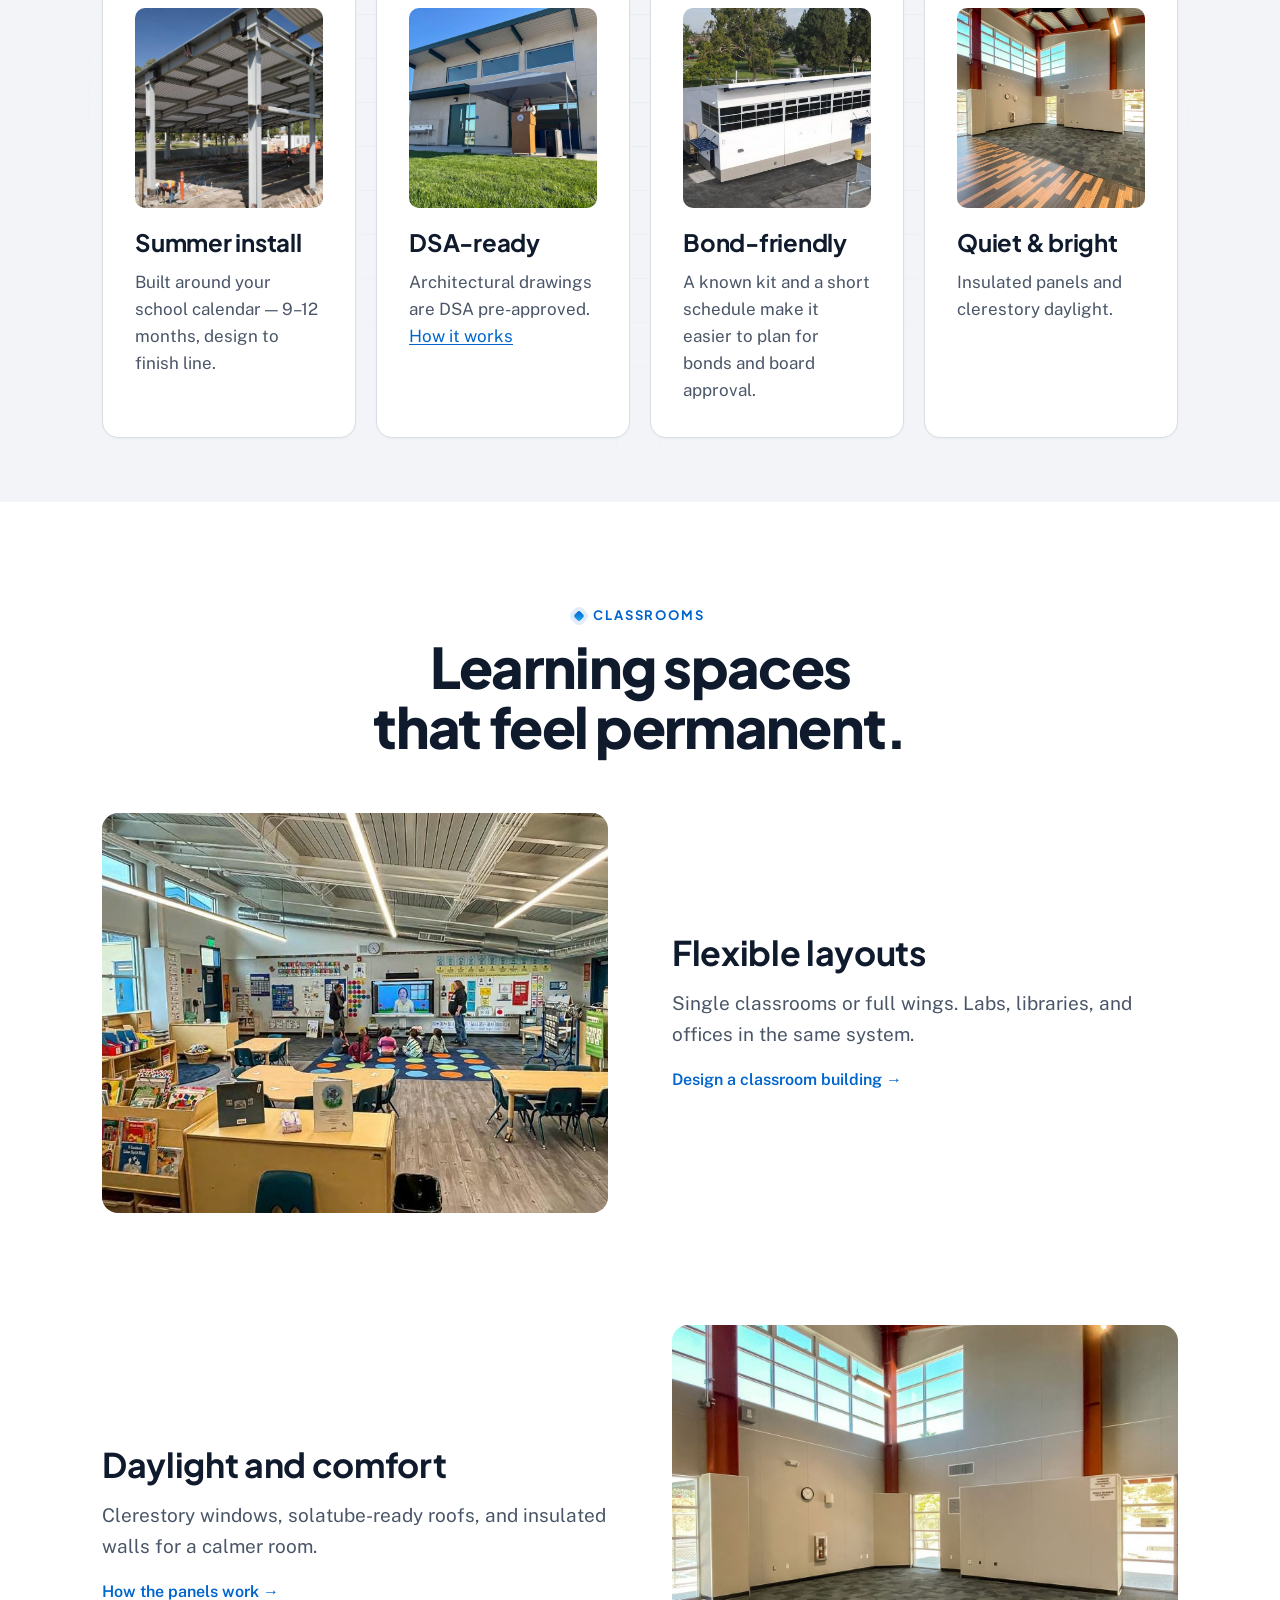
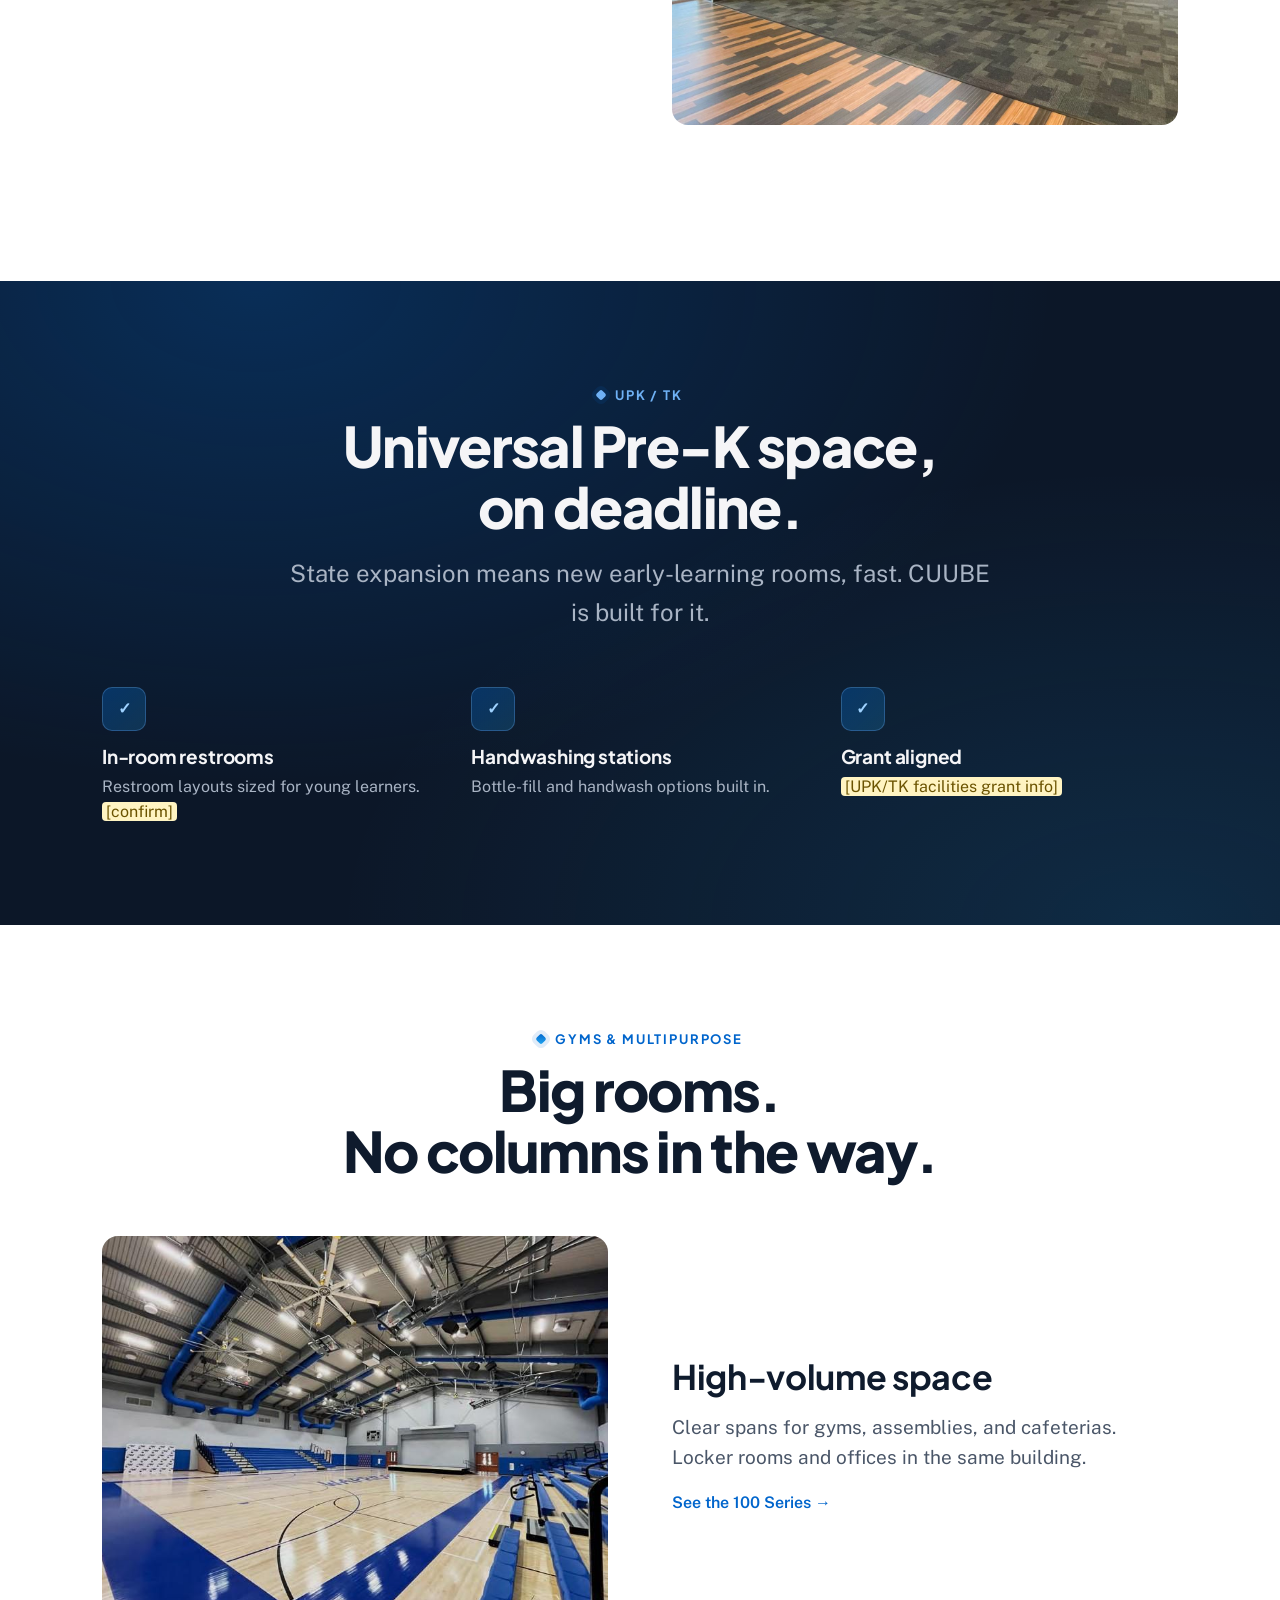
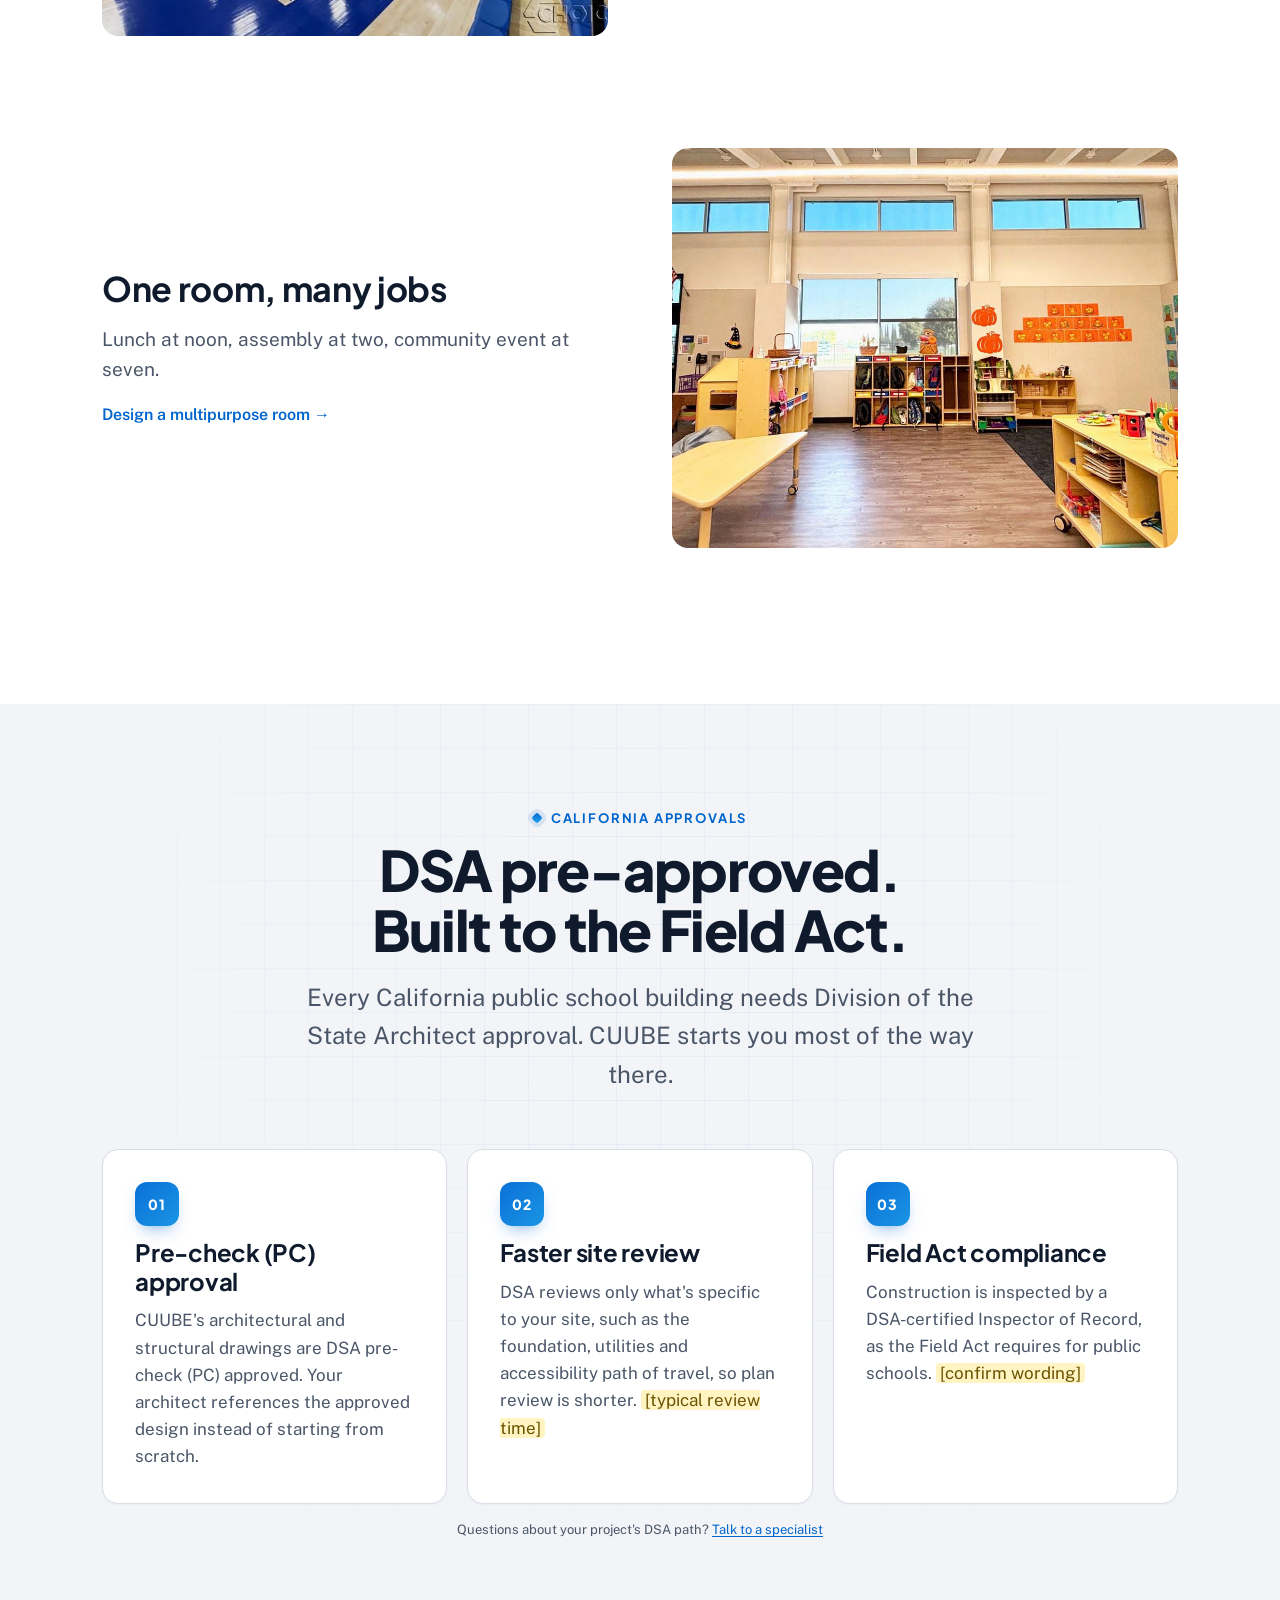
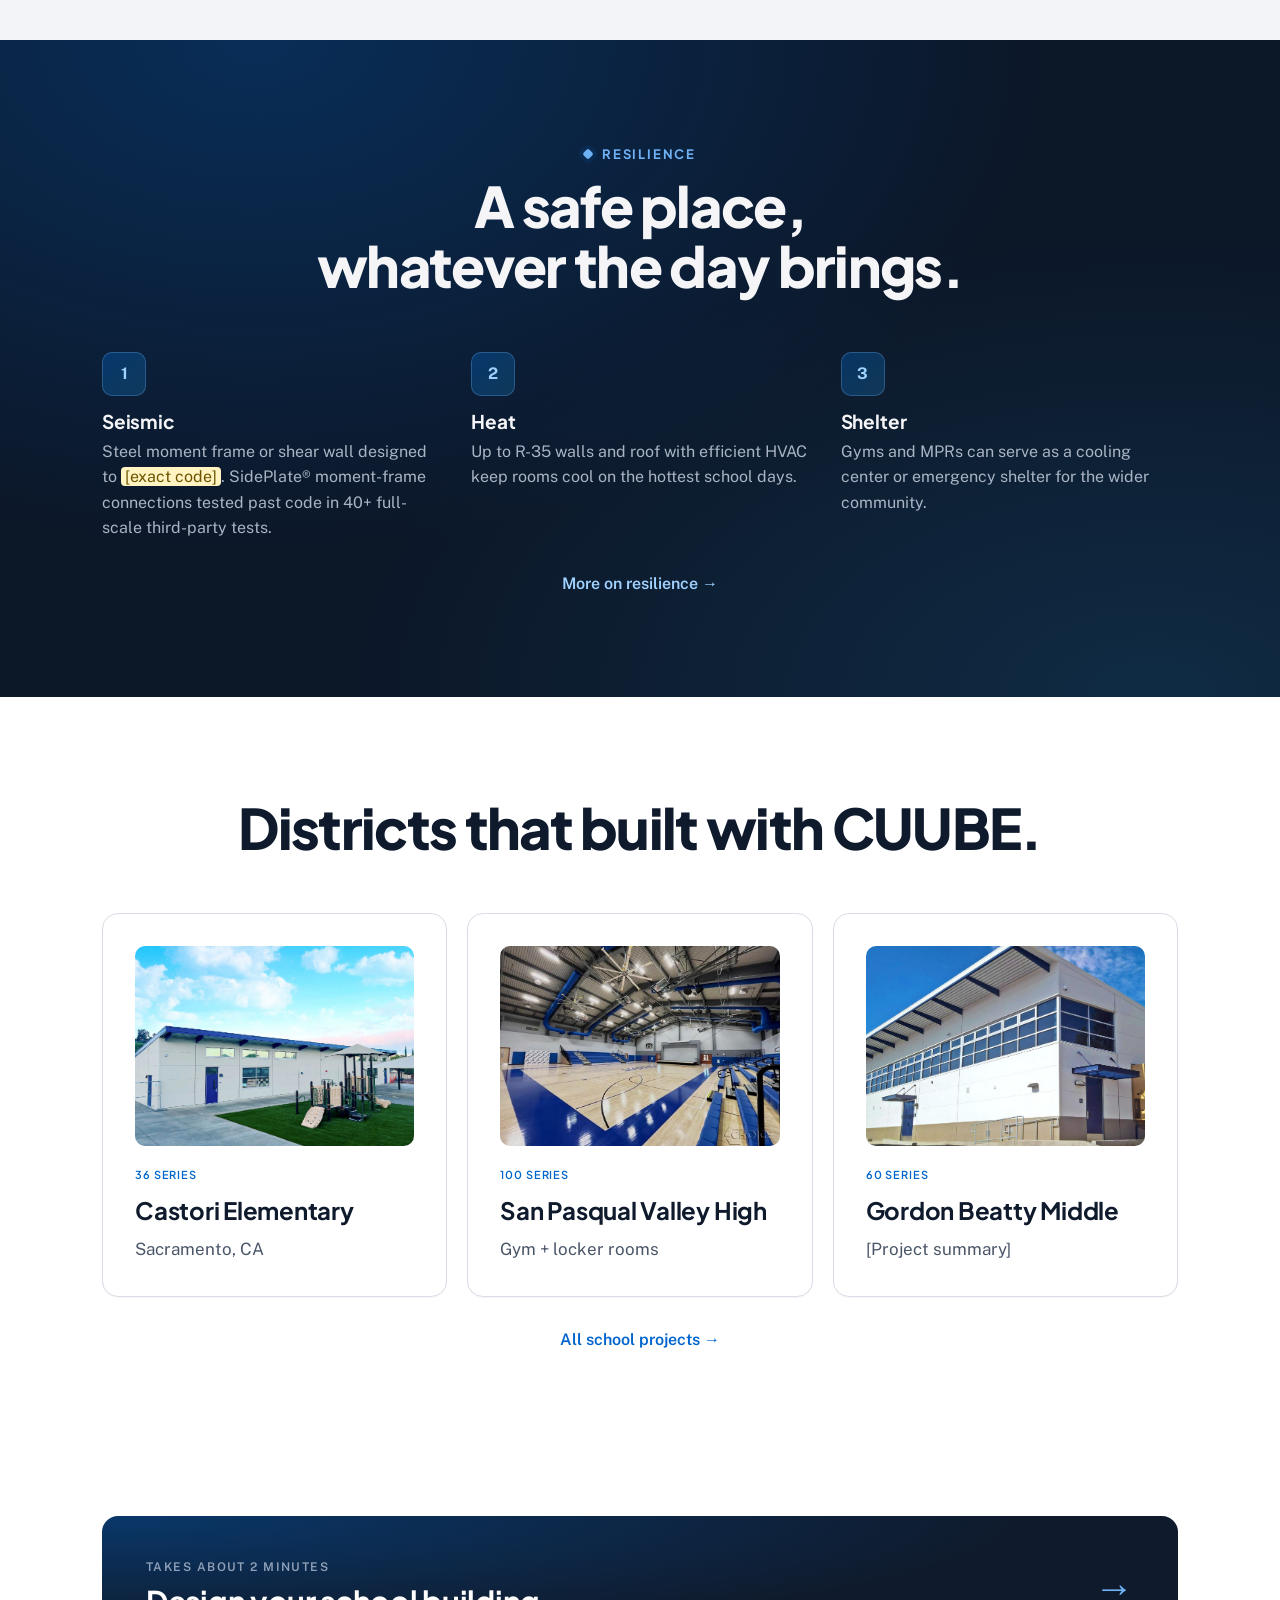
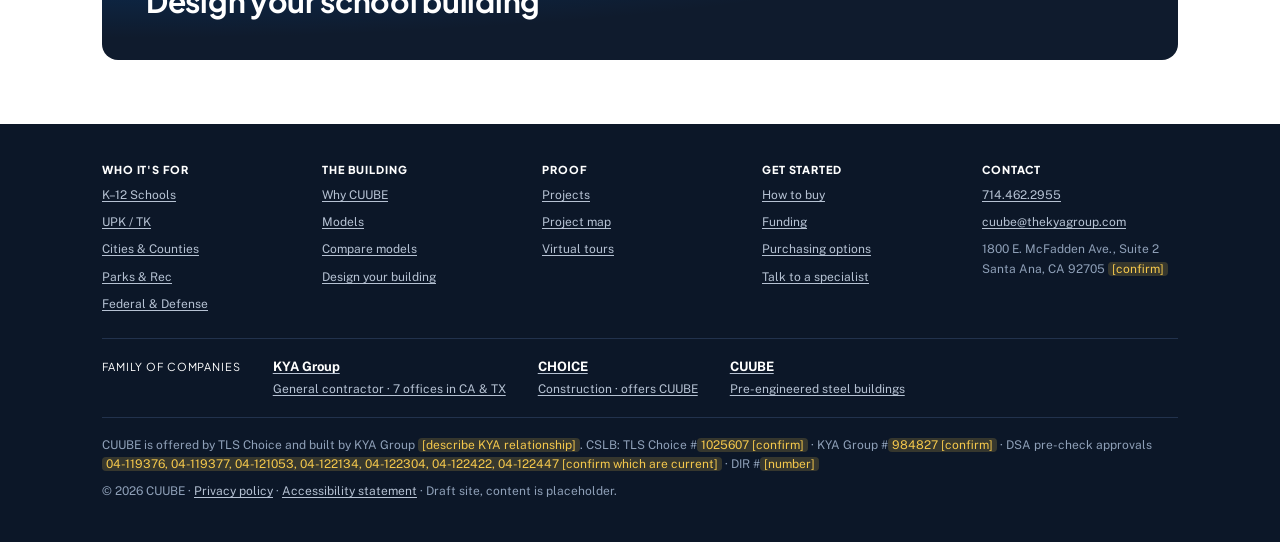
<file: schools.html>
<!doctype html>
<html lang="en">
<head>
<meta charset="utf-8"><meta name="viewport" content="width=device-width, initial-scale=1">
<title>CUUBE for Schools</title>
<meta name="description" content="DSA pre-approved steel classrooms, UPK/TK rooms, gyms and cafeterias, built over a summer break.">
<meta property="og:type" content="website">
<meta property="og:site_name" content="CUUBE">
<meta property="og:title" content="CUUBE for Schools">
<meta property="og:description" content="DSA pre-approved steel classrooms, UPK/TK rooms, gyms and cafeterias, built over a summer break.">
<meta property="og:url" content="https://boomboomllc.github.io/cuube-draft/schools.html">
<meta property="og:image" content="https://boomboomllc.github.io/cuube-draft/assets/img/int-classroom.jpg">
<meta name="twitter:card" content="summary_large_image">
<link rel="icon" href="assets/img/favicon.png">
<link rel="stylesheet" href="assets/style.css">
</head>
<body data-page="schools">

<div class="lnav"><div class="wrap">
  <span class="title">For Schools</span>
  <a href="#classrooms">Classrooms</a><a href="#upk">UPK / TK</a><a href="#gyms">Gyms & MPRs</a><a href="#dsa">DSA &amp; Field Act</a><a href="#stories">Stories</a>
  <a class="btn sm" href="how-to-buy.html">How to Buy</a>
</div></div>

<section class="center">
  <div class="wrap">
    <p class="eyebrow">K–12 Education</p>
    <h1>Room to grow.<br>Ready by fall.</h1>
    <p class="sub">Permanent classrooms, gyms, and cafeterias, delivered over a summer break instead of over several school years.</p>
    <div class="cta-row"><a class="btn" href="design.html?sector=schools">Design your building</a></div>
    <div class="quick q4"><a href="design.html?sector=schools&amp;use=classroom&amp;model=32x104"><img class="ph" src="assets/img/int-classroom.jpg" alt=""><b>Classrooms</b><small>32 Series</small></a><a href="design.html?sector=schools&amp;use=upk&amp;model=36x86"><img class="ph" src="assets/img/int-clerestory.jpg" alt=""><b>UPK / TK</b><small>36 Series</small></a><a href="design.html?sector=schools&amp;use=gym&amp;model=100x90"><img class="ph" src="assets/img/int-gym.jpg" alt=""><b>Gym</b><small>100 Series</small></a><a href="design.html?sector=schools&amp;use=multipurpose&amp;model=60x128"><img class="ph" src="assets/img/sierra-vista.jpg" alt=""><b>Cafeteria / MPR</b><small>60 Series</small></a></div>
    <img class="ph hero" src="assets/img/series-36.jpg" alt="Students entering a cuube classroom building">
  </div>
</section>

<section class="alt center tight">
  <div class="wrap">
    <h2>The highlights.</h2>
    <div class="grid g4" style="text-align:left">
      <div class="card reveal"><img class="ph" src="assets/img/frame-2.jpg" alt="Summer install"><h3>Summer install</h3><p>Built around your school calendar — 9–12 months, design to finish line.</p></div>
      <div class="card reveal"><img class="ph" src="assets/img/ext-entry.jpg" alt="DSA-ready"><h3>DSA-ready</h3><p>Architectural drawings are DSA pre-approved. <a href="#dsa">How it works</a></p></div>
      <div class="card reveal"><img class="ph" src="assets/img/gordon-beatty.jpg" alt="Bond-friendly"><h3>Bond-friendly</h3><p>A known kit and a short schedule make it easier to plan for bonds and board approval.</p></div>
      <div class="card reveal"><img class="ph" src="assets/img/int-clerestory.jpg" alt="Quiet & bright"><h3>Quiet & bright</h3><p>Insulated panels and clerestory daylight.</p></div>
    </div>
  </div>
</section>

<section id="classrooms">
  <div class="wrap">
    <div class="center"><p class="eyebrow">Classrooms</p><h2>Learning spaces<br>that feel permanent.</h2></div>
    <div class="feature reveal">
      <img class="ph tall" src="assets/img/int-classroom.jpg" alt="Classroom interior">
      <div><h3>Flexible layouts</h3><p>Single classrooms or full wings. Labs, libraries, and offices in the same system.</p><a class="link" href="design.html?sector=schools&amp;use=classroom">Design a classroom building</a></div>
    </div>
    <div class="feature flip reveal">
      <img class="ph tall" src="assets/img/int-clerestory.jpg" alt="Daylight / window detail">
      <div><h3>Daylight and comfort</h3><p>Clerestory windows, solatube-ready roofs, and insulated walls for a calmer room.</p><a class="link" href="why-cuube.html#smart">How the panels work</a></div>
    </div>
  </div>
</section>

<section id="upk" class="dark">
  <div class="wrap">
    <div class="center"><p class="eyebrow">UPK / TK</p><h2>Universal Pre-K space,<br>on deadline.</h2>
    <p class="sub">State expansion means new early-learning rooms, fast. CUUBE is built for it.</p></div>
    <div class="ilist">
      <div class="reveal"><div class="ic">✓</div><h3 class="h4">In-room restrooms</h3><p>Restroom layouts sized for young learners. <span class="tbd">[confirm]</span></p></div>
      <div class="reveal"><div class="ic">✓</div><h3 class="h4">Handwashing stations</h3><p>Bottle-fill and handwash options built in.</p></div>
      <div class="reveal"><div class="ic">✓</div><h3 class="h4">Grant aligned</h3><p><span class="tbd">[UPK/TK facilities grant info]</span></p></div>
    </div>
  </div>
</section>

<section id="gyms">
  <div class="wrap">
    <div class="center"><p class="eyebrow">Gyms & Multipurpose</p><h2>Big rooms.<br>No columns in the way.</h2></div>
    <div class="feature reveal">
      <img class="ph tall" src="assets/img/int-gym.jpg" alt="100 series">
      <div><h3>High-volume space</h3><p>Clear spans for gyms, assemblies, and cafeterias. Locker rooms and offices in the same building.</p><a class="link" href="models.html">See the 100 Series</a></div>
    </div>
    <div class="feature flip reveal">
      <img class="ph tall" src="assets/img/sierra-vista.jpg" alt="Cafeteria / assembly">
      <div><h3>One room, many jobs</h3><p>Lunch at noon, assembly at two, community event at seven.</p><a class="link" href="design.html?sector=schools&amp;use=multipurpose">Design a multipurpose room</a></div>
    </div>
  </div>
</section>

<section id="dsa" class="alt">
  <div class="wrap">
    <div class="center"><p class="eyebrow">California approvals</p><h2>DSA pre-approved.<br>Built to the Field Act.</h2>
    <p class="sub">Every California public school building needs Division of the State Architect approval. CUUBE starts you most of the way there.</p></div>
    <div class="grid g3">
      <div class="card reveal"><div class="kit-ic">01</div><h3>Pre-check (PC) approval</h3><p>CUUBE's architectural and structural drawings are DSA pre-check (PC) approved. Your architect references the approved design instead of starting from scratch.</p></div>
      <div class="card reveal"><div class="kit-ic">02</div><h3>Faster site review</h3><p>DSA reviews only what's specific to your site, such as the foundation, utilities and accessibility path of travel, so plan review is shorter. <span class="tbd">[typical review time]</span></p></div>
      <div class="card reveal"><div class="kit-ic">03</div><h3>Field Act compliance</h3><p>Construction is inspected by a DSA-certified Inspector of Record, as the Field Act requires for public schools. <span class="tbd">[confirm wording]</span></p></div>
    </div>
    <p class="note">Questions about your project's DSA path? <a href="how-to-buy.html#contact">Talk to a specialist</a></p>
  </div>
</section>

<section id="resilience" class="dark">
  <div class="wrap">
    <div class="center"><p class="eyebrow">Resilience</p><h2>A safe place,<br>whatever the day brings.</h2></div>
    <div class="ilist">
      <div class="reveal"><div class="ic">1</div><h3 class="h4">Seismic</h3><p>Steel moment frame or shear wall designed to <span class="tbd">[exact code]</span>. SidePlate® moment-frame connections tested past code in 40+ full-scale third-party tests.</p></div>
      <div class="reveal"><div class="ic">2</div><h3 class="h4">Heat</h3><p>Up to R-35 walls and roof with efficient HVAC keep rooms cool on the hottest school days.</p></div>
      <div class="reveal"><div class="ic">3</div><h3 class="h4">Shelter</h3><p>Gyms and MPRs can serve as a cooling center or emergency shelter for the wider community.</p></div>
    </div>
    <div class="cta-row"><a class="link" href="index.html#resilience" style="color:#9fd2ff">More on resilience</a></div>
  </div>
</section>

<section id="stories" class="center">
  <div class="wrap">
    <h2>Districts that built with CUUBE.</h2>
    <div class="grid g3" style="text-align:left">
      <a class="card reveal" href="project.html"><img class="ph" src="assets/img/series-36.jpg" alt="Castori Elementary"><span class="tag">36 Series</span><h3>Castori Elementary</h3><p>Sacramento, CA</p></a>
      <a class="card reveal" href="project.html"><img class="ph" src="assets/img/int-gym.jpg" alt="San Pasqual Valley High"><span class="tag">100 Series</span><h3>San Pasqual Valley High</h3><p>Gym + locker rooms</p></a>
      <a class="card reveal" href="project.html"><img class="ph" src="assets/img/gordon-beatty-2.jpg" alt="Gordon Beatty Middle"><span class="tag">60 Series</span><h3>Gordon Beatty Middle</h3><p>[Project summary]</p></a>
    </div>
    <div class="cta-row"><a class="link" href="projects.html">All school projects</a></div>
  </div>
</section>

<section class="tight">
  <div class="wrap"><a class="next" href="design.html?sector=schools"><div><small>Takes about 2 minutes</small><h3>Design your school building</h3></div><span class="arrow">→</span></a></div>
</section>

<script src="assets/site.js"></script>
</body>
</html>
</file>
<file: assets/style.css>
@import url("https://fonts.googleapis.com/css2?family=Plus+Jakarta+Sans:wght@500;600;700;800&family=Public+Sans:wght@400;500;600;700&display=swap");
/* CUUBE draft — layout-first styles */
:root {
  --ink: #1d1d1f;
  --ink-2: #6e6e73;
  --bg: #ffffff;
  --bg-2: #f5f5f7;
  --dark: #111214;
  --line: #d2d2d7;
  --accent: #0065cc;       /* CUUBE logo blue */
  --accent-2: #e6f0fb;
  --ph: #e3e3e8;           /* placeholder fill */
  --radius: 22px;
  --max: 1120px;
  --font: -apple-system, BlinkMacSystemFont, "SF Pro Display", "Inter", "Helvetica Neue", Arial, sans-serif;
}
* { box-sizing: border-box; margin: 0; padding: 0; }
html { scroll-behavior: smooth; }
body { font-family: var(--font); color: var(--ink); background: var(--bg); line-height: 1.5; -webkit-font-smoothing: antialiased; }
a { color: var(--accent); text-decoration: none; }
a:hover { text-decoration: underline; }
img { max-width: 100%; display: block; }
.wrap { max-width: var(--max); margin: 0 auto; padding: 0 22px; }

/* Draft banner */
.draft-bar { background: #fff4c2; color: #6b5300; font-size: 12px; text-align: center; padding: 6px 16px; }

/* Global nav */
.gnav { position: sticky; top: 0; z-index: 50; background: rgba(255,255,255,.85); backdrop-filter: saturate(180%) blur(20px); border-bottom: 1px solid rgba(0,0,0,.08); }
.gnav .wrap { display: flex; align-items: center; height: 52px; gap: 28px; }
.logo { font-weight: 800; letter-spacing: .14em; color: var(--ink); font-size: 18px; }
.logo span { color: var(--accent); }
.gnav ul { list-style: none; display: flex; gap: 24px; flex: 1; }
.gnav ul a { color: var(--ink); font-size: 14px; opacity: .8; }
.gnav ul a:hover, .gnav ul a.on { opacity: 1; text-decoration: none; }
.gnav ul a.on { font-weight: 600; }
.menu-btn { display: none; background: none; border: 0; font-size: 22px; cursor: pointer; margin-left: auto; }

/* Local sub-nav */
.lnav { position: sticky; top: 52px; z-index: 40; background: rgba(255,255,255,.9); backdrop-filter: blur(20px); border-bottom: 1px solid rgba(0,0,0,.08); }
.lnav .wrap { display: flex; align-items: center; height: 52px; gap: 24px; overflow-x: auto; }
.lnav .title { font-weight: 600; font-size: 20px; margin-right: auto; white-space: nowrap; }
.lnav a { color: var(--ink-2); font-size: 13px; white-space: nowrap; }
.lnav a:hover { color: var(--ink); text-decoration: none; }

/* Buttons */
.btn { display: inline-block; background: var(--accent); color: #fff; padding: 11px 22px; border-radius: 980px; font-size: 15px; font-weight: 500; border: 0; cursor: pointer; }
.btn:hover { text-decoration: none; filter: brightness(1.08); }
.btn.sm { padding: 6px 14px; font-size: 13px; }
.btn.ghost { background: transparent; color: var(--accent); border: 1px solid var(--accent); }
.link { font-size: 17px; }
.link::after { content: " ›"; }

/* Sections */
section { padding: 100px 0; }
section.tight { padding: 64px 0; }
.alt { background: var(--bg-2); }
.dark { background: var(--dark); color: #f5f5f7; }
.dark .sub, .dark p { color: #a1a1a6; }
.center { text-align: center; }
.eyebrow { font-size: 14px; font-weight: 600; color: var(--accent); letter-spacing: .04em; text-transform: uppercase; margin-bottom: 10px; }
h1 { font-size: clamp(40px, 7vw, 80px); line-height: 1.05; letter-spacing: -.02em; font-weight: 700; }
h2 { font-size: clamp(32px, 5vw, 56px); line-height: 1.08; letter-spacing: -.015em; font-weight: 700; }
h3 { font-size: 24px; line-height: 1.2; font-weight: 600; }
.sub { font-size: clamp(19px, 2.2vw, 24px); color: var(--ink-2); max-width: 720px; margin: 18px auto 0; }
.center .sub { margin-left: auto; margin-right: auto; }
.cta-row { display: flex; gap: 16px; justify-content: center; align-items: center; margin-top: 30px; flex-wrap: wrap; }

/* Placeholders */
.ph { background: repeating-linear-gradient(45deg, var(--ph), var(--ph) 12px, #ececf0 12px, #ececf0 24px); border-radius: var(--radius); display: flex; align-items: center; justify-content: center; color: #8e8e93; font-size: 13px; font-weight: 500; text-align: center; padding: 16px; min-height: 220px; }
.dark .ph { background: repeating-linear-gradient(45deg, #232327, #232327 12px, #1b1b1e 12px, #1b1b1e 24px); color: #6e6e73; }
.ph.hero { min-height: 460px; margin-top: 48px; }
.ph.tall { min-height: 360px; }
.ph.sq { aspect-ratio: 1; min-height: 0; }
.ph.wide { aspect-ratio: 16/9; min-height: 0; }
.tbd { background: #fff4c2; color: #6b5300; padding: 0 4px; border-radius: 4px; }

/* Anchor pills */
.pills { display: flex; gap: 10px; justify-content: center; flex-wrap: wrap; margin-top: 32px; }
.pills a { background: var(--bg-2); color: var(--ink); padding: 8px 18px; border-radius: 980px; font-size: 14px; }
.pills a:hover { background: var(--line); text-decoration: none; }

/* Grids & cards */
.grid { display: grid; gap: 20px; margin-top: 56px; }
.g2 { grid-template-columns: repeat(2, 1fr); }
.g3 { grid-template-columns: repeat(3, 1fr); }
.g4 { grid-template-columns: repeat(4, 1fr); }
.card { background: var(--bg); border-radius: var(--radius); padding: 32px; display: flex; flex-direction: column; gap: 12px; }
.alt .card { background: #fff; }
section:not(.alt):not(.dark) .card { background: var(--bg-2); }
.dark .card { background: #1d1d1f; }
.card p { color: var(--ink-2); font-size: 17px; }
.card .ph { min-height: 180px; margin-bottom: 8px; }
.card .link { margin-top: auto; }
a.card { color: inherit; transition: transform .2s ease, box-shadow .2s ease; }
a.card:hover { text-decoration: none; transform: translateY(-4px); box-shadow: 0 12px 30px rgba(0,0,0,.08); }

/* Audience doors */
.door { position: relative; border-radius: var(--radius); overflow: hidden; min-height: 420px; display: flex; flex-direction: column; justify-content: flex-end; padding: 36px; color: #fff; background: #2a2d31; }
.door .ph { position: absolute; inset: 0; border-radius: 0; background: repeating-linear-gradient(45deg, #34383d, #34383d 14px, #2c2f33 14px, #2c2f33 28px); color: #777; align-items: flex-start; padding-top: 24px; }
.door > *:not(.ph) { position: relative; }
.door h3 { font-size: 34px; }
.door p { color: #d2d2d7; margin: 8px 0 18px; }
.door:hover { text-decoration: none; }

/* Stats */
.stats { display: grid; grid-template-columns: repeat(3, 1fr); gap: 20px; margin-top: 56px; text-align: center; }
.stat b { display: block; font-size: clamp(44px, 6vw, 72px); line-height: 1; letter-spacing: -.02em; background: linear-gradient(120deg, var(--accent), #4a9be8); -webkit-background-clip: text; background-clip: text; color: transparent; }
.stat span { display: block; margin-top: 10px; color: var(--ink-2); font-size: 17px; }

/* Feature rows (alternating) */
.feature { display: grid; grid-template-columns: 1fr 1fr; gap: 64px; align-items: center; padding: 56px 0; }
.feature.flip > :first-child { order: 2; }
.feature h3 { font-size: 34px; margin-bottom: 14px; }
.feature p { color: var(--ink-2); font-size: 19px; margin-bottom: 18px; }

/* Icon list */
.ilist { display: grid; grid-template-columns: repeat(3, 1fr); gap: 40px 32px; margin-top: 56px; }
.ilist .ic { width: 44px; height: 44px; border-radius: 12px; background: var(--accent-2); color: var(--accent); display: grid; place-items: center; font-weight: 700; margin-bottom: 14px; }
.ilist .h4 { font-size: 19px; margin-bottom: 6px; }
.ilist p { color: var(--ink-2); }
.dark .ilist .ic { background: #1f3a35; }

/* Model cards */
.asm3d { margin-top: 48px; border-radius: var(--radius); overflow: hidden; background: #eef2f7; }
.asm3d iframe { display: block; width: 100%; height: min(640px, 80vh); border: 0; }
@media (max-width: 600px) { .asm3d iframe { height: 560px; } }
.model { text-align: center; align-items: center; }
.model .ph { width: 100%; }
.model .size { font-size: 15px; color: var(--ink-2); }
.model ul { list-style: none; color: var(--ink-2); font-size: 15px; display: grid; gap: 6px; margin: 8px 0 16px; }
.badge { display: inline-block; font-size: 12px; font-weight: 600; color: #b5560b; }

/* Compare table */
.compare { width: 100%; border-collapse: collapse; margin-top: 48px; font-size: 16px; }
.compare th, .compare td { padding: 16px 12px; border-bottom: 1px solid var(--line); text-align: left; vertical-align: top; }
.compare th { font-weight: 600; }
.compare td:first-child { color: var(--ink-2); width: 26%; }
.compare thead th { font-size: 20px; }
.table-scroll { overflow-x: auto; }

/* Timeline */
.timeline { display: grid; grid-template-columns: repeat(6, 1fr); gap: 0; margin-top: 64px; position: relative; }
.timeline::before { content: ""; position: absolute; top: 21px; left: 8%; right: 8%; height: 2px; background: var(--line); }
.step { text-align: center; padding: 0 10px; position: relative; }
.step .dot { width: 44px; height: 44px; border-radius: 50%; background: var(--accent); color: #fff; font-weight: 700; display: grid; place-items: center; margin: 0 auto 16px; position: relative; }
.step .h4 { font-size: 17px; }
.step p { font-size: 14px; color: var(--ink-2); margin-top: 6px; }
.step small { display: block; margin-top: 6px; font-size: 12px; color: var(--accent); font-weight: 600; }

/* Quote */
blockquote { font-size: clamp(24px, 3vw, 34px); line-height: 1.3; font-weight: 600; max-width: 860px; margin: 0 auto; letter-spacing: -.01em; }
cite { display: block; margin-top: 20px; font-style: normal; color: var(--ink-2); font-size: 16px; }

/* Next-step card */
.next { display: flex; align-items: center; justify-content: space-between; gap: 24px; background: var(--bg-2); border-radius: var(--radius); padding: 40px 44px; color: var(--ink); }
.next:hover { text-decoration: none; background: #ececf0; }
.next small { color: var(--ink-2); font-size: 14px; display: block; margin-bottom: 6px; }
.next h3 { font-size: 30px; }
.next .arrow { font-size: 40px; color: var(--accent); }

/* Filter chips */
.chips { display: flex; gap: 10px; justify-content: center; margin-top: 32px; flex-wrap: wrap; }
.chip { border: 1px solid var(--line); background: #fff; padding: 8px 18px; border-radius: 980px; font-size: 14px; cursor: pointer; font-family: inherit; }
.chip.on { background: var(--ink); color: #fff; border-color: var(--ink); }
.tag { font-size: 12px; font-weight: 600; color: var(--accent); text-transform: uppercase; letter-spacing: .05em; }

/* Builder */
.builder { display: grid; grid-template-columns: 1.3fr 1fr; gap: 40px; align-items: start; margin-top: 48px; }
.preview { position: sticky; top: 130px; }
.preview .ph { min-height: 420px; }
.summary { margin-top: 20px; background: var(--bg-2); border-radius: var(--radius); padding: 24px; font-size: 15px; }
.summary dl { display: grid; grid-template-columns: auto 1fr; gap: 8px 16px; }
.summary dt { color: var(--ink-2); }
.summary dd { font-weight: 600; }
.bstep { border-top: 1px solid var(--line); padding: 28px 0; }
.bstep h3 { font-size: 22px; margin-bottom: 4px; }
.bstep > p { color: var(--ink-2); margin-bottom: 16px; }
.bstep .n { color: var(--accent); font-weight: 700; margin-right: 8px; }
.opts { display: grid; grid-template-columns: repeat(auto-fill, minmax(150px, 1fr)); gap: 10px; }
.opt { border: 2px solid var(--line); border-radius: 14px; padding: 14px; cursor: pointer; background: #fff; text-align: left; font-family: inherit; font-size: 15px; color: var(--ink); }
.opt small { display: block; color: var(--ink-2); font-size: 13px; margin-top: 2px; }
.opt.on { border-color: var(--accent); background: var(--accent-2); }
.swatches { display: flex; gap: 12px; flex-wrap: wrap; }
.sw { width: 44px; height: 44px; padding: 0; border-radius: 50%; border: 3px solid #fff; box-shadow: 0 0 0 1px var(--line); cursor: pointer; }
.sw.on { box-shadow: 0 0 0 2px var(--accent); }

/* Forms */
form.lead { display: grid; grid-template-columns: 1fr 1fr; gap: 16px; margin-top: 40px; text-align: left; }
form.lead label { font-size: 13px; color: var(--ink-2); display: grid; gap: 6px; }
form.lead .full { grid-column: 1 / -1; }
form.lead input, form.lead select, form.lead textarea { font: inherit; font-size: 16px; padding: 13px 14px; border-radius: 12px; border: 1px solid var(--line); background: #fff; color: var(--ink); }
form.lead textarea { min-height: 110px; }

/* FAQ */
details { border-bottom: 1px solid var(--line); padding: 22px 0; }
summary { font-size: 19px; font-weight: 600; cursor: pointer; list-style: none; display: flex; justify-content: space-between; }
summary::after { content: "+"; color: var(--accent); font-size: 24px; line-height: 1; }
details[open] summary::after { content: "–"; }
details p { color: var(--ink-2); margin-top: 12px; max-width: 760px; }

/* Footer */
footer { background: var(--bg-2); font-size: 12px; color: var(--ink-2); padding: 40px 0; }
footer .cols { display: grid; grid-template-columns: repeat(4, 1fr); gap: 24px; padding-bottom: 24px; border-bottom: 1px solid var(--line); margin-bottom: 18px; }
footer .fh { font-size: 12px; color: var(--ink); margin-bottom: 10px; }
footer ul { list-style: none; display: grid; gap: 8px; }
footer a { color: var(--ink-2); }

/* Scroll reveal */
.reveal { opacity: 0; transform: translateY(24px); transition: opacity .7s ease, transform .7s ease; }
.reveal.in { opacity: 1; transform: none; }

/* Responsive */
@media (max-width: 900px) {
  .g3, .g4, .ilist { grid-template-columns: 1fr 1fr; }
  .feature, .builder { grid-template-columns: 1fr; gap: 28px; }
  .feature.flip > :first-child { order: 0; }
  .preview { position: static; }
  .timeline { grid-template-columns: 1fr 1fr 1fr; row-gap: 40px; }
  .timeline::before { display: none; }
  footer .cols { grid-template-columns: 1fr 1fr; }
}
@media (max-width: 760px) {
  .gnav ul { display: none; position: absolute; top: 52px; left: 0; right: 0; background: #fff; flex-direction: column; padding: 16px 22px 24px; gap: 16px; border-bottom: 1px solid var(--line); }
  .gnav ul.open { display: flex; }
  .gnav ul a { font-size: 18px; }
  .gnav .btn { display: none; }
  .menu-btn { display: block; }
  .lnav .title { font-size: 17px; }
  section { padding: 72px 0; }
  .g2, .g3, .g4, .ilist, .stats { grid-template-columns: 1fr; }
  .timeline { grid-template-columns: 1fr 1fr; }
  form.lead { grid-template-columns: 1fr; }
  .next { padding: 28px; }
  .next h3 { font-size: 22px; }
  .ph.hero { min-height: 280px; }
}
.lnav a.btn { color: #fff; }

/* Real photography */
img.ph { display: block; width: 100%; object-fit: cover; padding: 0; background: var(--ph); }
img.ph.hero { height: 520px; }
img.ph.tall { height: 400px; }
.card img.ph { height: 200px; min-height: 0; }
.model img.ph.sq { height: auto; aspect-ratio: 1; }
.door img.ph { position: absolute; inset: 0; height: 100%; border-radius: 0; filter: brightness(.55); }
.g5 { grid-template-columns: repeat(5, 1fr); gap: 16px; }
.g5 .card { padding: 18px; }
.g5 h3 { font-size: 20px; }
.series h2 { font-size: clamp(36px, 5vw, 56px); margin-bottom: 12px; }
.series .h4 { font-size: 13px; text-transform: uppercase; letter-spacing: .06em; color: var(--ink-2); margin: 22px 0 10px; }
.sizes { display: flex; flex-wrap: wrap; gap: 8px; }
.sizes a { border: 1px solid var(--line); background: var(--bg); color: var(--ink); padding: 8px 16px; border-radius: 980px; font-weight: 600; font-size: 15px; }
.sizes a:hover { border-color: var(--accent); color: var(--accent); text-decoration: none; }
.opts-list { padding-left: 18px; color: var(--ink-2); display: grid; gap: 4px; margin-bottom: 24px; }
.plan { background: #fff; border-radius: var(--radius); padding: 20px; margin-top: 8px; border: 1px solid var(--line); }
.plan img { width: 100%; display: block; }
.plan figcaption { color: var(--ink-2); font-size: 15px; margin-top: 10px; }
.plan figcaption b { color: var(--ink); }
.gallery { margin-top: 24px; }
.gallery img { width: 100%; height: 240px; object-fit: cover; border-radius: var(--radius); display: block; }
.incl img { width: 100%; height: 170px; object-fit: cover; border-radius: 14px; background: #fff; }
@media (max-width: 1000px) { .g5 { grid-template-columns: repeat(3, 1fr); } }
@media (max-width: 700px) { .g5 { grid-template-columns: repeat(2, 1fr); } img.ph.hero { height: 300px; } img.ph.tall { height: 280px; } .gallery img { height: 200px; } }
.pv-wrap { position: relative; }
.pv-wrap img.ph { height: 420px; }
.pv-label { position: absolute; left: 12px; bottom: 12px; right: 12px; background: rgba(0,0,0,.6); color: #fff; font-size: 13px; padding: 8px 12px; border-radius: 12px; }

.logo img { height: 30px; width: auto; display: block; }

/* ==========================================================
   CUUBE brand layer — civic, architectural, steel-built.
   Archivo for headings, Public Sans (a US-government open font) for text,
   squared corners, navy ink, a blueprint grid and the diamond marker.
   ========================================================== */
:root {
  --ink: #0f1b2d;
  --ink-2: #4a5668;
  --bg-2: #f2f4f7;
  --dark: #0c1728;
  --line: #d9dee6;
  --accent: #0065cc;
  --accent-2: #e8f1fb;
  --steel: #8a96a8;
  --radius: 6px;
  --font: "Public Sans", "Helvetica Neue", Arial, sans-serif;
  --display: "Archivo", "Public Sans", Arial, sans-serif;
}
body { line-height: 1.6; }
h1, h2, h3, h4, .door h3, .feature h3, .next h3, blockquote, .stat b, .lnav .title { font-family: var(--display); }
h1 { font-weight: 800; letter-spacing: -.025em; line-height: 1.02; }
h2 { font-weight: 700; letter-spacing: -.02em; }
h3 { font-weight: 700; letter-spacing: -.01em; }

/* Eyebrows get the diamond marker */
.eyebrow { font-family: var(--display); font-size: 13px; letter-spacing: .14em; font-weight: 700; display: inline-flex; align-items: center; gap: 10px; }
.eyebrow::before { content: ""; width: 8px; height: 8px; background: var(--accent); transform: rotate(45deg); flex: none; }
.dark .eyebrow { color: #6fb1f5; }
.dark .eyebrow::before { background: #6fb1f5; }

/* Nav: solid, with a steel-blue top rule */
.gnav { background: #fff; backdrop-filter: none; border-top: 3px solid var(--accent); border-bottom: 1px solid var(--line); }
.gnav ul a { font-weight: 500; opacity: 1; color: var(--ink-2); }
.gnav ul a:hover, .gnav ul a.on { color: var(--ink); }
.gnav ul a.on { box-shadow: inset 0 -2px 0 var(--accent); padding-bottom: 15px; }
.lnav { background: #fff; backdrop-filter: none; border-bottom: 1px solid var(--line); top: 55px; }
.lnav a { font-weight: 500; }

/* Buttons: squared, sturdy */
.btn { border-radius: 4px; font-weight: 600; letter-spacing: .01em; padding: 12px 24px; }
.btn:hover { filter: none; background: #0052a6; }
.btn.ghost:hover { background: var(--accent-2); }
.btn.sm { border-radius: 3px; }
.link { font-weight: 600; font-size: 16px; }
.link::after { content: " →"; transition: margin .2s; }
a:hover .link::after, .link:hover::after { margin-left: 4px; }

/* Sections */
.alt { background-color: var(--bg-2); background-image: linear-gradient(rgba(15,27,45,.035) 1px, transparent 1px), linear-gradient(90deg, rgba(15,27,45,.035) 1px, transparent 1px); background-size: 40px 40px; }
.dark { background: var(--dark); }
.dark .sub, .dark p { color: #a9b4c4; }

/* Cards: white, ruled, a blue edge on hover */
.card, .alt .card, section:not(.alt):not(.dark) .card { background: #fff; border: 1px solid var(--line); box-shadow: 0 1px 2px rgba(15,27,45,.04); }
.dark .card { background: #13213a; border-color: #22324d; }
a.card { position: relative; }
a.card::before { content: ""; position: absolute; left: -1px; right: -1px; top: -1px; height: 3px; background: var(--accent); transform: scaleX(0); transform-origin: left; transition: transform .25s ease; border-radius: var(--radius) var(--radius) 0 0; }
a.card:hover { transform: translateY(-2px); box-shadow: 0 10px 24px rgba(15,27,45,.08); border-color: #c4ccd8; }
a.card:hover::before { transform: scaleX(1); }
.card img.ph, .incl img { border-radius: 3px; }
.tag, .badge { font-family: var(--display); letter-spacing: .08em; text-transform: uppercase; font-size: 11px; }
.badge { color: var(--accent); }

/* Photos: slightly squarer, crisp */
img.ph, .gallery img, .plan, .door, .next, .summary { border-radius: var(--radius); }
.door img.ph { filter: none; }
.door::after { content: ""; position: absolute; inset: 0; background: linear-gradient(180deg, rgba(12,23,40,0) 30%, rgba(12,23,40,.85)); }
.door > *:not(.ph) { z-index: 1; }

/* Pills, chips, sizes: squared tags */
.pills a, .chip, .sizes a { border-radius: 4px; }
.pills a { background: #fff; border: 1px solid var(--line); font-weight: 500; }
.chip.on { background: var(--accent); border-color: var(--accent); }
.sizes a { font-family: var(--display); letter-spacing: .02em; }
.sizes a:hover { background: var(--accent-2); }

/* Stats: solid blue numerals over a steel rule */
.stat { border-top: 2px solid var(--ink); padding-top: 20px; }
.stat b { background: none; color: var(--accent); -webkit-text-fill-color: var(--accent); font-weight: 800; }

/* Feature rows, tables, timeline */
.feature h3 { font-weight: 700; }
.compare thead th { font-family: var(--display); border-bottom: 2px solid var(--ink); }
.compare tbody tr:hover td { background: rgba(0,101,204,.03); }
.step .dot { background: none; isolation: isolate; font-family: var(--display); }
.step .dot::before { content: ""; position: absolute; inset: 6px; background: var(--accent); transform: rotate(45deg); border-radius: 3px; z-index: -1; }
.ilist .ic { border-radius: 4px; }
.opt, form.lead input, form.lead select, form.lead textarea { border-radius: 4px; }
.opt { border-width: 1px; }
.opt.on { box-shadow: inset 0 0 0 1px var(--accent); }

/* Next-step card */
.next { background: var(--ink); color: #fff; }
.next:hover { background: #18294a; }
.next small { color: #8fa0b8; text-transform: uppercase; letter-spacing: .12em; font-size: 12px; font-weight: 600; }
.next .arrow { color: #6fb1f5; }

/* Footer: deep navy */
footer { background: var(--dark); color: #8fa0b8; }
footer .fh { color: #fff; font-family: var(--display); letter-spacing: .08em; text-transform: uppercase; font-size: 11px; }
footer a { color: #b6c2d3; }
footer .cols { border-bottom-color: #22324d; }

/* Draft bar */
.draft-bar { background: #0c1728; color: #f5c84c; letter-spacing: .04em; }
.door img.ph { padding: 0; background: #13213a; }

/* ==========================================================
   Modern layer — same brand ideas, more energy.
   Softer corners, blue light, gradient type, motion on hover.
   ========================================================== */
:root {
  --display: "Plus Jakarta Sans", "Public Sans", Arial, sans-serif;
  --radius: 16px;
  --glow: 0 18px 40px -12px rgba(0,101,204,.35);
}
h1 { font-weight: 800; letter-spacing: -.035em; }
h2 { font-weight: 800; letter-spacing: -.03em; }

/* Hero: soft blue light behind the first section, gradient on the second line */
main > section:first-of-type { position: relative; overflow: clip; }
main > section:first-of-type::before { content: ""; position: absolute; inset: -20% -10% auto; height: 560px; background: radial-gradient(ellipse at 30% 40%, rgba(0,101,204,.13), transparent 60%), radial-gradient(ellipse at 75% 20%, rgba(56,189,248,.11), transparent 55%); pointer-events: none; z-index: 0; }
main > section:first-of-type > .wrap { position: relative; z-index: 1; }
h1 { color: var(--ink); }
.dark h1 { color: #fff; }

/* Nav: frosted again, thin blue rule kept */
.gnav, .lnav { background: rgba(255,255,255,.78); backdrop-filter: saturate(180%) blur(16px); -webkit-backdrop-filter: saturate(180%) blur(16px); }
.gnav { border-top-width: 2px; }

/* Blueprint grid fades out at the edges instead of filling the block */
.alt { position: relative; background-image: none; }
.alt::before { content: ""; position: absolute; inset: 0; background-image: linear-gradient(rgba(0,101,204,.05) 1px, transparent 1px), linear-gradient(90deg, rgba(0,101,204,.05) 1px, transparent 1px); background-size: 44px 44px; -webkit-mask-image: radial-gradient(ellipse at 50% 30%, #000 10%, transparent 70%); mask-image: radial-gradient(ellipse at 50% 30%, #000 10%, transparent 70%); pointer-events: none; }
.alt > .wrap { position: relative; }

/* Dark sections: navy with a blue glow */
.dark { background: radial-gradient(ellipse at 20% 0%, rgba(0,101,204,.29), transparent 55%), radial-gradient(ellipse at 90% 100%, rgba(34,166,240,.14), transparent 50%), var(--dark); }

/* Buttons: gradient fill, lift and glow */
.btn { border-radius: 10px; background: linear-gradient(135deg, #0870d8, #005ec0); box-shadow: 0 6px 16px -6px rgba(0,101,204,.55); transition: transform .2s ease, box-shadow .2s ease; }
.btn:hover { background: linear-gradient(135deg, #167ce6, #0067d0); transform: translateY(-1px); box-shadow: var(--glow); }
.btn.ghost { background: rgba(255,255,255,.6); box-shadow: none; }
.btn.sm { border-radius: 8px; }

/* Cards: rounder, photos zoom gently on hover, blue-tinted lift */
.card { border-radius: var(--radius); overflow: hidden; transition: transform .3s ease, box-shadow .3s ease, border-color .3s ease; }
.card img.ph, .incl img { border-radius: 10px; transition: transform .6s cubic-bezier(.2,.7,.2,1); }
a.card:hover { transform: translateY(-4px); box-shadow: var(--glow); border-color: rgba(0,101,204,.35); }
a.card:hover img.ph { transform: scale(1.04); }
a.card::before { height: 3px; background: linear-gradient(90deg, #0065cc, #1a95e4); }
.gallery img, img.ph.tall, img.ph.hero { transition: transform .8s cubic-bezier(.2,.7,.2,1); }
.gallery { overflow: hidden; }
.gallery img:hover { transform: scale(1.03); }
img.ph.hero { box-shadow: 0 30px 60px -30px rgba(15,27,45,.45); }

/* Tags, chips, sizes: soft rounded */
.pills a, .chip, .sizes a { border-radius: 10px; transition: all .2s ease; }
.sizes a:hover, .pills a:hover { transform: translateY(-1px); box-shadow: 0 6px 14px -8px rgba(0,101,204,.5); }

/* Stats: gradient numerals, lighter rule */
.stat { border-top: 1px solid var(--line); }
.stat b { background: none; color: var(--accent); -webkit-text-fill-color: currentColor; line-height: 1.15; padding-bottom: .08em; }

/* Eyebrow diamond gets a soft glow */
.eyebrow::before { background: linear-gradient(135deg, #0065cc, #22a6f0); box-shadow: 0 0 0 4px rgba(0,101,204,.12); border-radius: 2px; }

/* Next card + footer keep navy, with glow */
.next { background: radial-gradient(ellipse at 0% 0%, rgba(0,101,204,.38), transparent 60%), var(--ink); transition: transform .25s ease, box-shadow .25s ease; }
.next:hover { background: radial-gradient(ellipse at 0% 0%, rgba(0,101,204,.5), transparent 60%), var(--ink); transform: translateY(-2px); box-shadow: var(--glow); }
.next .arrow { transition: transform .25s ease; }
.next:hover .arrow { transform: translateX(6px); }
.opt, form.lead input, form.lead select, form.lead textarea { border-radius: 10px; }
img.ph, .gallery img, .plan, .door, .summary { border-radius: var(--radius); }

/* Smoother reveal */
.reveal { transform: translateY(28px) scale(.985); filter: blur(4px); transition: opacity .8s cubic-bezier(.2,.7,.2,1), transform .8s cubic-bezier(.2,.7,.2,1), filter .8s ease; }
.reveal.in { filter: none; }
.grid > .reveal:nth-child(2) { transition-delay: .08s; }
.grid > .reveal:nth-child(3) { transition-delay: .16s; }
.grid > .reveal:nth-child(4) { transition-delay: .24s; }
.grid > .reveal:nth-child(5) { transition-delay: .32s; }
@media (prefers-reduced-motion: reduce) { .reveal { transition: none; transform: none; filter: none; opacity: 1; } * { scroll-behavior: auto; } }
.dark .ilist .ic { background: linear-gradient(135deg, rgba(0,101,204,.35), rgba(34,166,240,.2)); color: #9fd2ff; border: 1px solid rgba(111,177,245,.3); border-radius: 10px; }
.kit-ic { font-family: var(--display); font-weight: 800; font-size: 14px; letter-spacing: .08em; color: #fff; width: 44px; height: 44px; border-radius: 12px; display: grid; place-items: center; background: linear-gradient(135deg, #0a70d8, #1a95e4); box-shadow: 0 8px 18px -8px rgba(0,101,204,.6); }
.note { color: var(--ink-2); font-size: 13px; margin-top: 16px; text-align: center; }
.compare td b { color: var(--ink); }

/* ---- Fast-path to builder: quick-start tiles, logo strip, tags ---- */
.quick { display: grid; grid-template-columns: repeat(3, 1fr); gap: 16px; margin-top: 36px; text-align: left; }
.quick a { display: grid; grid-template-columns: 88px 1fr; grid-template-rows: auto auto; column-gap: 16px; align-items: center; background: #fff; border: 1px solid var(--line); border-radius: 14px; padding: 12px; color: var(--ink); transition: transform .2s ease, box-shadow .2s ease, border-color .2s ease; }
.quick a:hover { text-decoration: none; transform: translateY(-2px); border-color: var(--accent); box-shadow: 0 10px 24px -14px rgba(0,101,204,.45); }
.quick .ph { grid-row: 1 / 3; width: 88px; height: 64px; min-height: 0; padding: 0; object-fit: cover; border-radius: 10px; }
.quick b { font-size: 16px; align-self: end; }
.quick b::after { content: " →"; color: var(--accent); }
.quick small { color: var(--ink-2); font-size: 13px; align-self: start; }
.logos-label { text-align: center; font-size: 13px; font-weight: 600; letter-spacing: .06em; text-transform: uppercase; color: var(--ink-2); }
.logos { display: flex; flex-wrap: wrap; justify-content: center; gap: 12px 40px; margin-top: 18px; }
.logos span { font-weight: 800; font-size: 18px; color: #8e8e93; letter-spacing: -.01em; }
.tags { display: flex; flex-wrap: wrap; gap: 8px; margin: 8px 0 24px; }
.tags span { font-size: 14px; font-weight: 600; padding: 7px 14px; border-radius: 980px; background: var(--accent-2); color: var(--accent); }
a.mission { color: inherit; display: block; }
a.mission:hover { text-decoration: none; }
a.mission .link { display: inline-block; margin-top: 10px; color: #9fd2ff; }
.timeline.t4 { grid-template-columns: repeat(4, 1fr); }
@media (max-width: 900px) { .quick { grid-template-columns: 1fr 1fr; } }
@media (max-width: 600px) { .quick { grid-template-columns: 1fr; } .timeline.t4 { grid-template-columns: 1fr 1fr; gap: 28px 0; } .timeline.t4::before { display: none; } }
.quick.q4 { grid-template-columns: repeat(4, 1fr); margin-bottom: 40px; }
.quick.q4 a { grid-template-columns: 64px 1fr; }
.quick.q4 .ph { width: 64px; height: 52px; }
@media (max-width: 900px) { .quick.q4 { grid-template-columns: 1fr 1fr; } }
@media (max-width: 600px) { .quick.q4 { grid-template-columns: 1fr; } }

/* Context bar action: outlined accent, so only the global CTA is a solid blue button */
.lnav a.btn, .lnav a.btn:hover { background: transparent; box-shadow: none; transform: none; color: var(--accent); border: 1.5px solid var(--accent); padding: 5px 14px; font-weight: 600; }
.lnav a.btn:hover { background: var(--accent-2); }

/* Anchor jumps: land below the sticky nav (+ context bar) so section padding stays visible */
html { scroll-padding-top: 8px; }
html:has(.lnav) { scroll-padding-top: 64px; }
.cpart { margin-top: 14px; }
.cpart .h4 { margin: 0 0 8px; font-size: .95em; }
.cpart .cval { font-weight: 400; opacity: .65; margin-left: 6px; }
.ctab .cdot { display: inline-block; width: 12px; height: 12px; border-radius: 50%; margin-right: 6px; vertical-align: -1px; box-shadow: 0 0 0 1px var(--line); }
.opts .opt-head { grid-column: 1 / -1; margin: 10px 0 -2px; font-size: 12px; font-weight: 600; letter-spacing: .06em; text-transform: uppercase; color: var(--ink-2); }
.opts .opt-head:first-child { margin-top: 0; }
.opts [hidden] { display: none; }
.see-more { margin-top: 12px; background: none; border: 0; padding: 0; font: inherit; font-size: 14px; font-weight: 600; color: var(--accent); cursor: pointer; }
.opts[data-group="model"] { grid-template-columns: repeat(auto-fill, minmax(96px, 1fr)); gap: 8px; }
.opts[data-group="model"] .opt { padding: 8px 10px; font-size: 14px; }
.opts[data-group="model"] .opt small { font-size: 11px; margin-top: 0; }
.use-other { margin-top: 10px; width: 100%; padding: 12px 14px; border: 1px solid var(--line); border-radius: 10px; font: inherit; font-size: 15px; }

/* ---- Feedback round: DSA line, resilience, purchasing, motion ---- */
/* Company bar: one dark strip above the main nav with the draft notice, the KYA family and sister links */
.co-bar { position: relative; z-index: 60; background: linear-gradient(90deg, #0a1322, #0f1d33 50%, #0a1322); color: #8fa0b8; font-size: 12px; }
.co-bar::after { content: ""; position: absolute; left: 0; right: 0; bottom: 0; height: 1px; background: linear-gradient(90deg, transparent, rgba(34,166,240,.55) 30%, rgba(111,177,245,.7) 50%, rgba(34,166,240,.55) 70%, transparent); }
.co-bar .wrap { display: flex; align-items: center; height: 34px; gap: 16px; }
.co-bar a { color: #b6c2d3; text-decoration: none; transition: color .2s; }
.co-bar a:hover, .co-bar a:focus-visible { color: #fff; }
.co-kya { display: inline-flex; align-items: center; gap: 7px; }
.co-mark { position: relative; display: inline-block; overflow: hidden; line-height: 0; }
.co-mark img { height: 17px; aspect-ratio: 750 / 270; object-fit: cover; object-position: top; }
.co-mark.glint::after { content: ""; position: absolute; inset: 0; background: linear-gradient(105deg, transparent 30%, rgba(255,255,255,.85) 50%, transparent 70%); transform: translateX(-120%); animation: co-glint 1.4s .6s cubic-bezier(.4,0,.2,1) forwards; mix-blend-mode: overlay; }
@keyframes co-glint { to { transform: translateX(120%); } }
.co-draft { margin: 0 auto; padding: 2px 10px; border-radius: 980px; border: 1px solid rgba(245,200,76,.35); background: rgba(245,200,76,.1); color: #f5c84c; font-size: 11px; letter-spacing: .04em; white-space: nowrap; }
.co-links { position: relative; display: flex; gap: 20px; }
.co-item { position: relative; }
.co-links a { display: inline-block; padding: 9px 0; white-space: nowrap; }
.co-bar a[aria-current] { color: #fff; font-weight: 600; }
.co-ind { position: absolute; bottom: 5px; left: 0; height: 2px; width: 0; border-radius: 2px; background: linear-gradient(90deg, #22a6f0, #6fb1f5); box-shadow: 0 0 8px rgba(34,166,240,.7); pointer-events: none; }
.co-ind.ready { transition: left .35s cubic-bezier(.3,.7,.2,1), width .35s cubic-bezier(.3,.7,.2,1); }
/* Hover previews: a small card under each sister link (mouse and keyboard only; phones just follow the link) */
.co-tip { position: absolute; top: calc(100% + 6px); right: 0; width: 220px; display: grid; gap: 4px; padding: 12px 14px; border-radius: 12px; background: #13213a; border: 1px solid #22324d; box-shadow: 0 18px 40px -12px rgba(0,0,0,.55); color: #a9b4c4; font-size: 12px; line-height: 1.45; opacity: 0; transform: translateY(-4px); pointer-events: none; transition: opacity .2s, transform .2s; }
.co-tip b { color: #fff; font-size: 13px; }
.co-go { color: #6fb1f5; font-weight: 600; margin-top: 2px; }
@media (hover: hover) { .co-item:hover .co-tip { opacity: 1; transform: none; } }
.co-item:focus-within .co-tip { opacity: 1; transform: none; }
@media (max-width: 700px) { .co-long, .co-pre { display: none; } .co-links { gap: 14px; } .co-tip { display: none; } }
@media (max-width: 420px) { .co-post { display: none; } .co-bar .wrap { gap: 10px; } }
@media (prefers-reduced-motion: reduce) { .co-ind.ready, .co-tip { transition: none; } }
.skip { position: absolute; left: 12px; top: -48px; z-index: 100; background: var(--ink); color: #fff; padding: 10px 16px; border-radius: 8px; font-weight: 600; }
.skip:focus { top: 12px; }
:focus-visible { outline: 3px solid #4a9be8; outline-offset: 2px; }

.dsa-line { margin-top: 22px; }
.dsa-line a { display: inline-flex; align-items: center; gap: 12px; flex-wrap: wrap; justify-content: center; background: #fff; border: 1px solid var(--line); border-radius: 12px; padding: 10px 16px; color: var(--ink); font-size: 15px; text-align: left; }
.dsa-line a:hover { text-decoration: none; border-color: var(--accent); }
.dsa-badge { font-family: var(--display); font-weight: 800; font-size: 12px; letter-spacing: .08em; color: #fff; background: var(--accent); border-radius: 6px; padding: 3px 8px; }
.dsa-line .link { font-size: 15px; }

#resilience .card h3 { font-size: 22px; }
.resil-fund { margin: 32px auto 0; max-width: 860px; text-align: center; color: var(--ink-2); font-size: 17px; }
.resil-fund b { color: var(--ink); }
.resil-fund .link { white-space: nowrap; margin-left: 4px; }

.buy-strip { display: grid; grid-template-columns: 1.1fr 1fr 1fr 1fr; gap: 28px; align-items: start; }
.buy-strip h3 { font-size: 26px; margin-bottom: 8px; }
.buy-strip > div:not(:first-child) { border-top: 2px solid var(--accent); padding-top: 14px; }
.buy-strip b { display: block; font-family: var(--display); font-size: 17px; margin-bottom: 4px; }
.buy-strip span { color: var(--ink-2); font-size: 15px; }
@media (max-width: 900px) { .buy-strip { grid-template-columns: 1fr 1fr; } .buy-strip > div:first-child { grid-column: 1 / -1; } }
@media (max-width: 600px) { .buy-strip { grid-template-columns: 1fr; } }

footer .cols.c5 { grid-template-columns: repeat(5, 1fr); }
footer .legal { margin-top: 8px; }
footer .family { display: flex; flex-wrap: wrap; align-items: baseline; gap: 12px 32px; padding-bottom: 18px; border-bottom: 1px solid #22324d; margin-bottom: 18px; }
footer .family .fh { margin: 0; }
footer .family a { display: grid; gap: 2px; }
footer .family b { color: #fff; font-size: 13px; }
footer .family small { font-size: 12px; }
footer .tbd { background: rgba(245,200,76,.18); color: #f5c84c; }
@media (max-width: 900px) { footer .cols.c5 { grid-template-columns: 1fr 1fr; } }

/* Kit-of-parts assembly */
.asm { margin-top: 48px; }
.asm-stage { display: grid; grid-template-columns: 300px 1fr; gap: 40px; align-items: center; }
.asm-steps { list-style: none; counter-reset: s; display: grid; gap: 6px; }
.asm-steps li { counter-increment: s; display: grid; grid-template-columns: 34px 1fr; column-gap: 12px; padding: 10px 12px; border-radius: 12px; border: 1px solid transparent; transition: background .3s, border-color .3s, opacity .3s; }
.asm-steps li::before { content: counter(s, decimal-leading-zero); grid-row: 1 / 3; width: 34px; height: 34px; border-radius: 10px; display: grid; place-items: center; font-family: var(--display); font-weight: 800; font-size: 12px; color: var(--ink-2); background: var(--bg-2); transition: background .3s, color .3s; }
.asm-steps b { font-family: var(--display); font-size: 16px; }
.asm-steps span { color: var(--ink-2); font-size: 14px; line-height: 1.45; }
.asm-steps li.done::before { background: linear-gradient(135deg, #0a70d8, #1a95e4); color: #fff; }
.asm.live .asm-steps li { opacity: .5; cursor: pointer; }
.asm.live .asm-steps li.done, .asm.live .asm-steps li.cur { opacity: 1; }
.asm-steps li.cur { background: #fff; border-color: var(--line); box-shadow: 0 10px 24px -16px rgba(0,101,204,.5); }
.asm-view { position: relative; background: radial-gradient(ellipse at 50% 60%, rgba(0,101,204,.08), transparent 65%); border-radius: var(--radius); }
.asm-svg svg { display: block; width: 100%; height: auto; max-height: 64vh; overflow: visible; }
.asm-layer { will-change: transform, opacity; }
.asm.easing .asm-layer { transition: transform .55s cubic-bezier(.2,.7,.2,1); }
.asm-bar { height: 3px; background: var(--line); border-radius: 3px; margin: 8px 24px 0; overflow: hidden; }
.asm-bar i { display: block; height: 100%; width: 0; background: linear-gradient(90deg, #0065cc, #1a95e4); }
.asm-toggle { position: absolute; top: 8px; right: 8px; font: inherit; font-size: 13px; font-weight: 600; color: var(--accent); background: #fff; border: 1px solid var(--line); border-radius: 8px; padding: 6px 12px; cursor: pointer; }
.asm-toggle:hover { border-color: var(--accent); }
.asm.live .asm-track { height: 280vh; }
.asm.live .asm-stage { position: sticky; top: 72px; min-height: calc(100vh - 96px); }
@media (max-width: 900px) { .asm-stage { grid-template-columns: 1fr; } .asm-view { order: -1; } .asm-steps { grid-template-columns: 1fr 1fr; } }
@media (max-width: 600px) { .asm-steps { grid-template-columns: 1fr; } }

/* Model cards: dimension overlay on hover */
.model[data-dim] { position: relative; }
.model[data-dim]::after { content: attr(data-dim); position: absolute; top: 18px; left: 18px; right: 18px; aspect-ratio: 1; display: grid; place-items: center; padding: 12px; border-radius: var(--radius); background: rgba(12,23,40,.62); color: #fff; font-family: var(--display); font-weight: 700; font-size: 14px; letter-spacing: .02em; outline: 1.5px dashed rgba(255,255,255,.7); outline-offset: -12px; opacity: 0; transition: opacity .25s ease; pointer-events: none; }
.model[data-dim]:hover::after, .model[data-dim]:focus-visible::after { opacity: 1; }

/* Project photos ease in on scroll */
.proj.reveal img.ph { transform: scale(1.08); opacity: .4; transition: transform 1.1s cubic-bezier(.2,.7,.2,1), opacity 1s ease; }
.proj.reveal.in img.ph { transform: none; opacity: 1; }
.proj.reveal.in:hover img.ph { transform: scale(1.04); }

@media (prefers-reduced-motion: reduce) {
  .proj.reveal img.ph, .proj.reveal.in:hover img.ph { transform: none; opacity: 1; transition: none; }
  a.card:hover, a.card:hover img.ph, .btn:hover, .next:hover, .next:hover .arrow, .gallery img:hover { transform: none; }
  .asm.easing .asm-layer, .model[data-dim]::after, .asm-steps li { transition: none; }
}
.legal-body .lh { font-size: 20px; margin: 28px 0 8px; } .legal-body p { color: var(--ink-2); }
.ico { width: 48px; height: 48px; border-radius: 12px; display: grid; place-items: center; color: var(--accent); background: var(--accent-2); }
.ico svg { width: 26px; height: 26px; }
.form-note { font-size: 13px; color: var(--ink-2); }
form.lead input:user-invalid { border-color: #c4302b; box-shadow: 0 0 0 1px #c4302b; }
.sr-only { position: absolute; width: 1px; height: 1px; padding: 0; margin: -1px; overflow: hidden; clip: rect(0 0 0 0); white-space: nowrap; border: 0; }
h1.h2 { font-size: clamp(32px, 5vw, 56px); line-height: 1.08; }
main:focus { outline: none; }
.logos span { color: #6e6e73; }
p a:not(.link):not(.btn), footer a, .note a { text-decoration: underline; text-underline-offset: 2px; }
header { display: contents; }

/* KYA office list (Why CUUBE, How to Buy) */
#contact .offices { justify-content: center; }

/* Builder: preview stays in view and fits the screen; audience switch; grouped options */
.preview { top: 72px; }
.pv-wrap img.ph, .preview .ph { height: clamp(220px, 42vh, 420px); min-height: 0; }
.preview .summary { margin-top: 14px; padding: 18px 20px; font-size: 14px; }
.preview .summary h3 { margin-bottom: 8px !important; }
.summary dl { gap: 6px 14px; }
.sdots { display: inline-flex; gap: 4px; vertical-align: -2px; }
.sdot { width: 14px; height: 14px; border-radius: 50%; box-shadow: 0 0 0 1px rgba(0,0,0,.15); }
.aud { display: flex; flex-wrap: wrap; align-items: center; gap: 6px; padding-bottom: 20px; font-size: 14px; color: var(--ink-2); }
.aud span { margin-right: 6px; }
.aud button { font: inherit; font-size: 14px; padding: 7px 14px; border-radius: 980px; border: 1px solid var(--line); background: #fff; color: var(--ink); cursor: pointer; }
.aud button[aria-pressed="true"] { background: var(--accent); border-color: var(--accent); color: #fff; font-weight: 600; }
.opt-group { font-size: 12px; font-weight: 600; letter-spacing: .06em; text-transform: uppercase; color: var(--ink-2); margin: 18px 0 8px; }
.opt-group:first-child { margin-top: 0; }
#b-size .opts { grid-template-columns: repeat(auto-fill, minmax(118px, 1fr)); gap: 8px; }
#b-size .opt { padding: 8px 10px; font-size: 14px; }
#b-size .opt small { font-size: 11px; margin-top: 0; }
.more-sizes { margin-top: 14px; }
.more-sizes summary { cursor: pointer; font-size: 14px; font-weight: 600; color: var(--accent); }
.more-sizes .opts { margin-top: 10px; }
.fit-note { margin-top: 12px; font-size: 14px; color: #8a5a00; background: #fff4e0; border-radius: 10px; padding: 10px 12px; }
.b-note, .b-incl { margin-top: 14px; font-size: 13px; color: var(--ink-2); }
@media (max-height: 760px) and (min-width: 901px) { .preview .summary { font-size: 13px; padding: 14px 16px; } }
</file>
